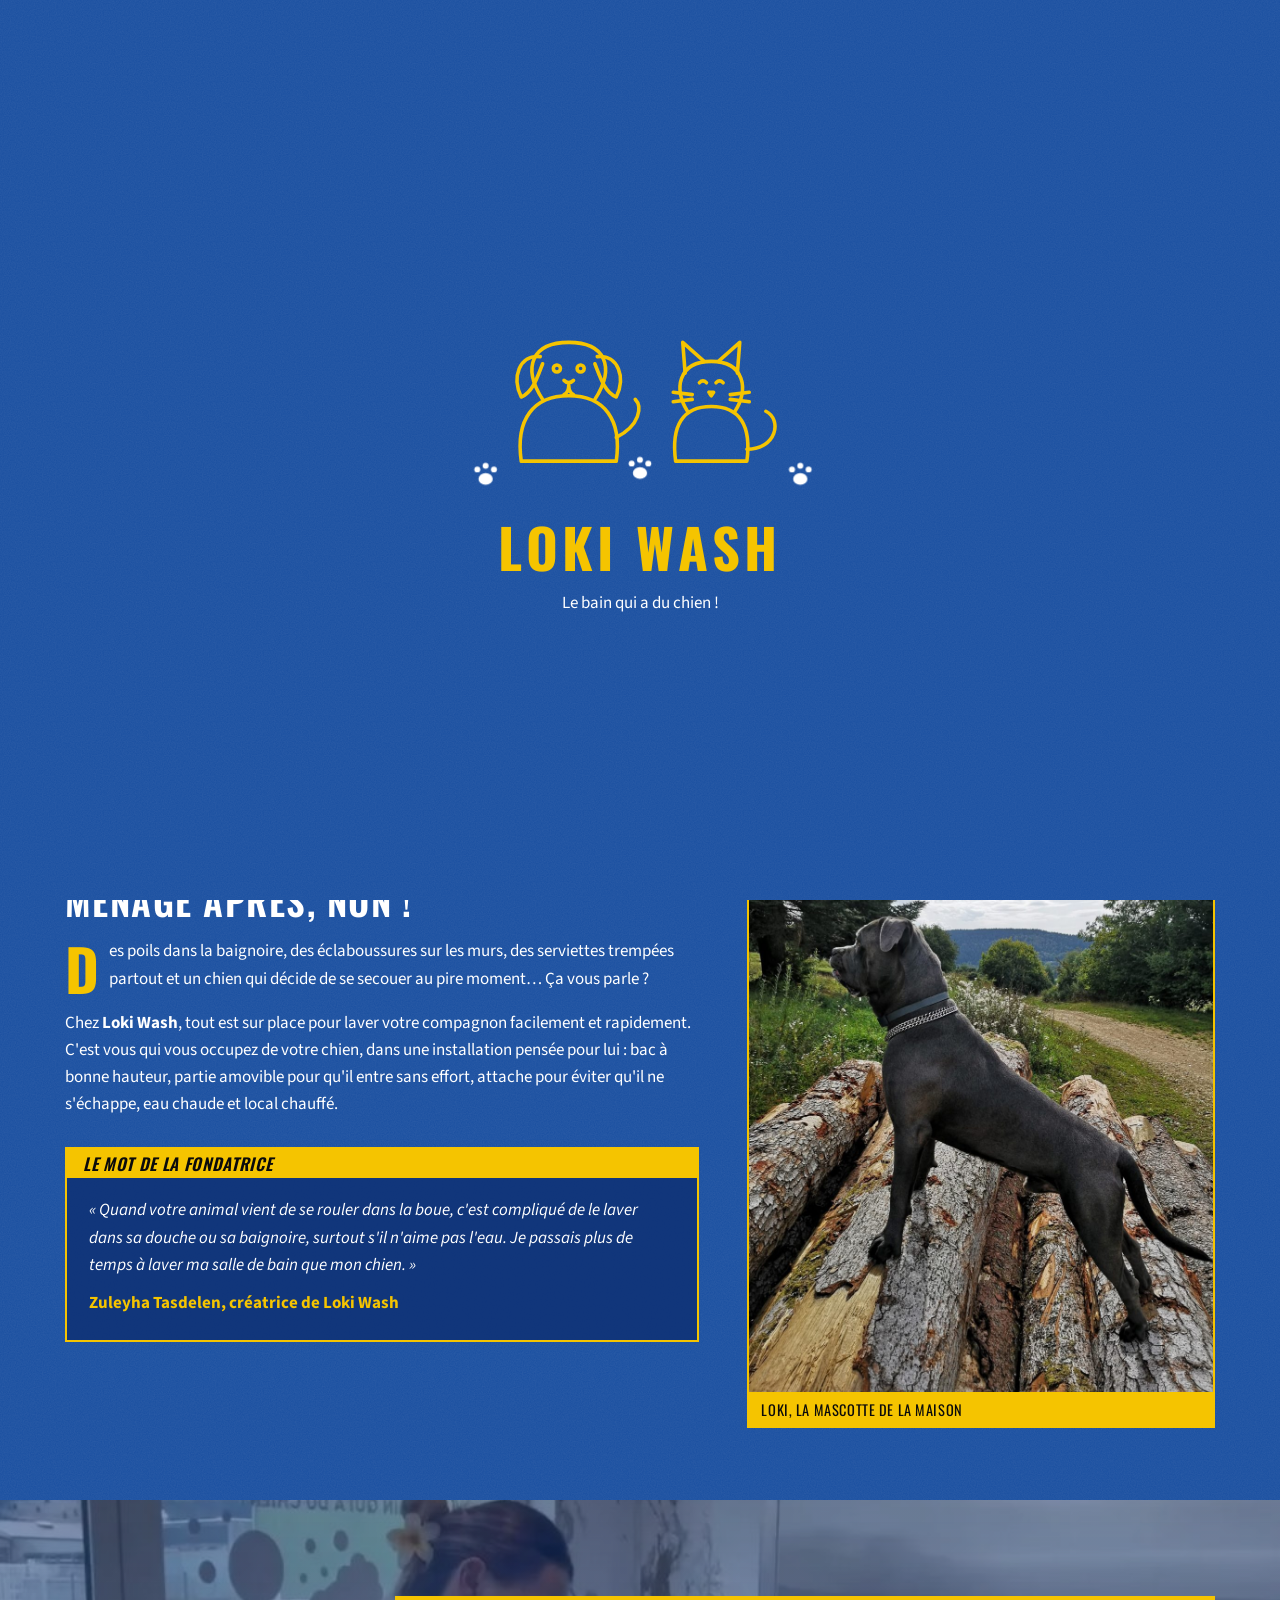
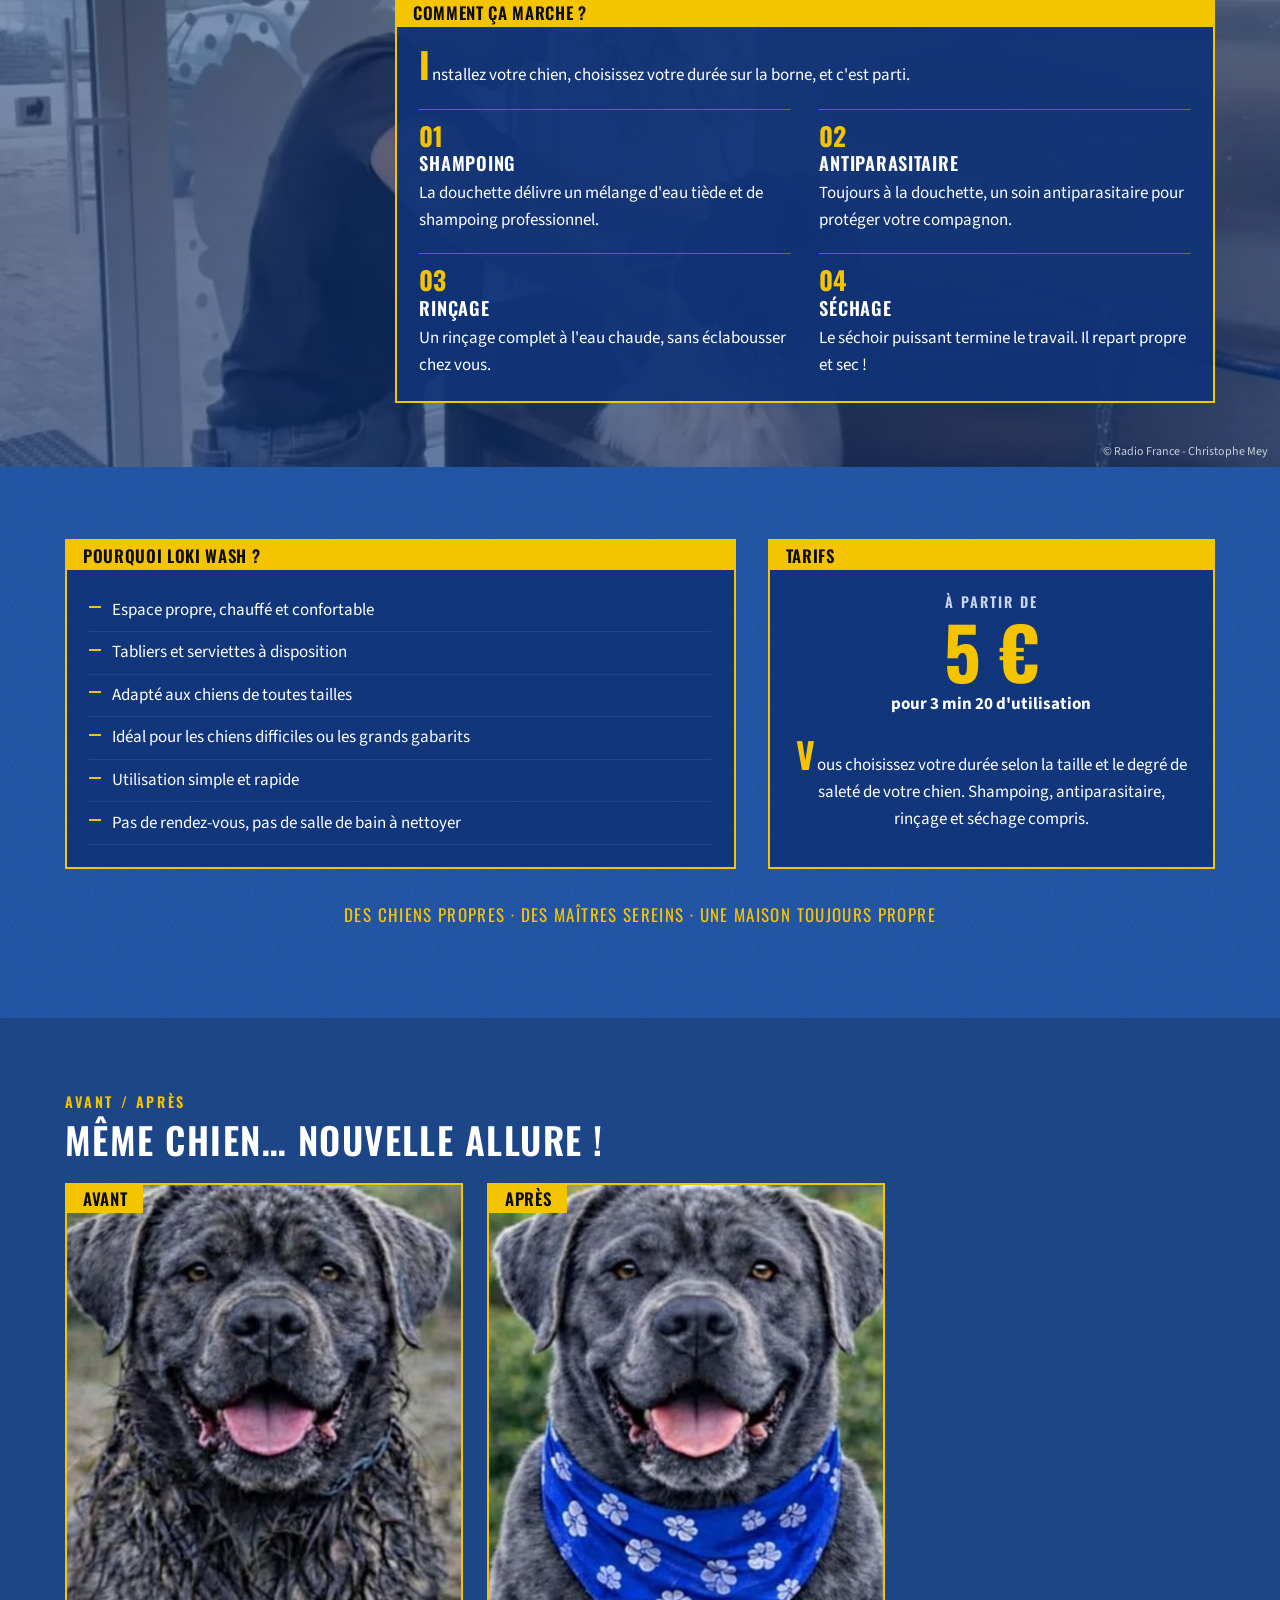
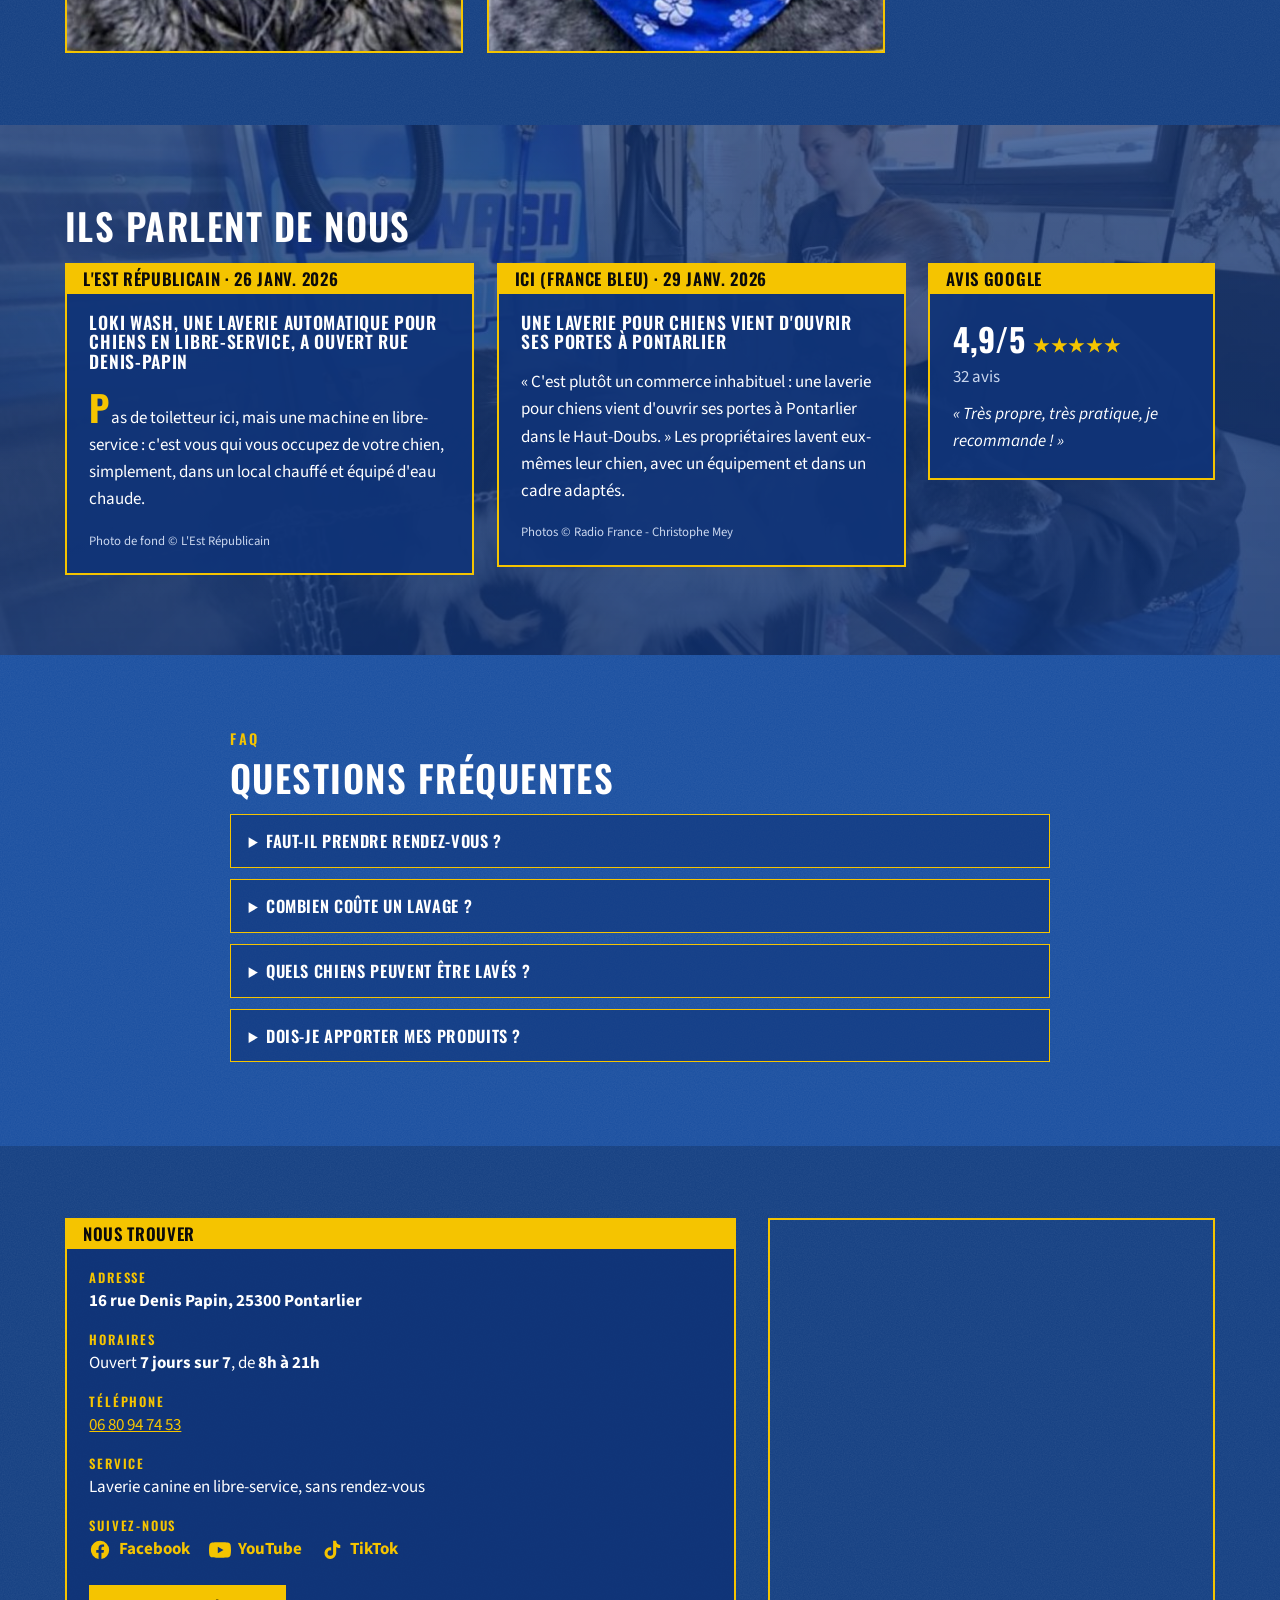
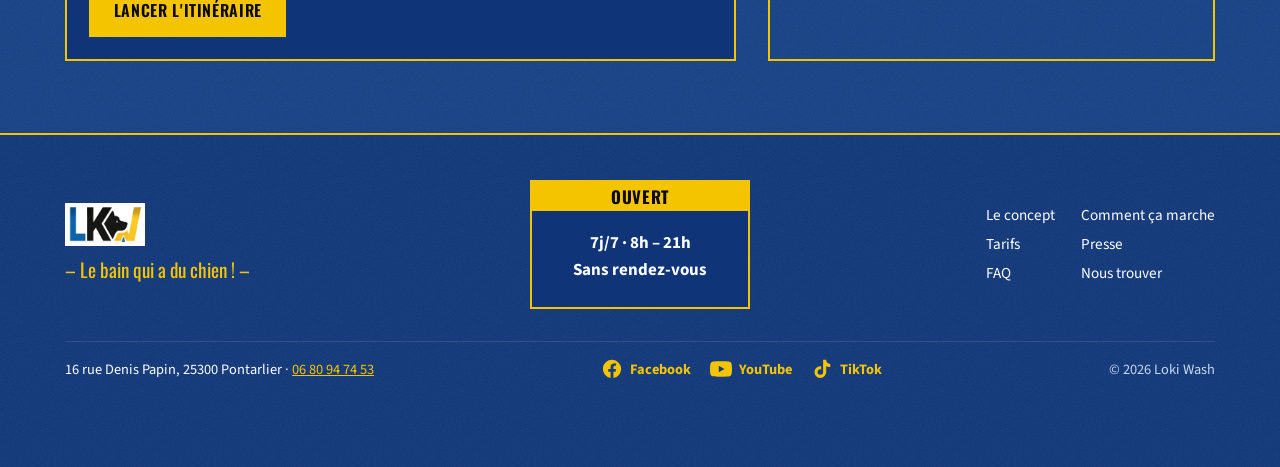
<file: index.html>
<!doctype html>
<html lang="fr">
<head>
  <meta charset="utf-8">
  <meta name="viewport" content="width=device-width, initial-scale=1">
  <title>Loki Wash | Laverie pour chiens en libre-service à Pontarlier</title>
  <meta name="description" content="Loki Wash, laverie pour chiens en libre-service à Pontarlier (Haut-Doubs). Shampoing, antiparasitaire, rinçage à l'eau chaude et séchage, sans rendez-vous, 7j/7 de 8h à 21h. Dès 5 €.">
  <meta name="theme-color" content="#1a4fa0">
  <meta property="og:type" content="website">
  <meta property="og:locale" content="fr_FR">
  <meta property="og:title" content="Loki Wash, le bain qui a du chien !">
  <meta property="og:description" content="Laverie pour chiens en libre-service à Pontarlier. Ouvert 7j/7 de 8h à 21h, sans rendez-vous.">
  <meta property="og:image" content="assets/img/og.jpg">
  <link rel="icon" type="image/png" href="assets/img/favicon.png">
  <link rel="apple-touch-icon" href="assets/img/favicon.png">
  <link rel="preconnect" href="https://fonts.googleapis.com">
  <link rel="preconnect" href="https://fonts.gstatic.com" crossorigin>
  <link href="https://fonts.googleapis.com/css2?family=Oswald:wght@500;600;700&family=Source+Sans+3:wght@400;600;700&display=swap" rel="stylesheet">
  <link rel="stylesheet" href="style.css">
  <script type="application/ld+json">
  {
    "@context": "https://schema.org",
    "@type": "LocalBusiness",
    "additionalType": "https://schema.org/PetStore",
    "name": "Loki Wash",
    "slogan": "Le bain qui a du chien !",
    "description": "Laverie pour chiens en libre-service à Pontarlier : shampoing professionnel, antiparasitaire, rinçage à l'eau chaude et séchage puissant, sans rendez-vous.",
    "image": "assets/img/og.jpg",
    "logo": "assets/img/logo-lk.png",
    "telephone": "+33680947453",
    "sameAs": ["https://www.facebook.com/profile.php?id=61585091083128", "https://www.youtube.com/@LOKIWASHLAVERIEAUTOMATIQUE", "https://www.tiktok.com/@loki.wash"],
    "priceRange": "Dès 5 €",
    "address": {
      "@type": "PostalAddress",
      "streetAddress": "16 rue Denis Papin",
      "addressLocality": "Pontarlier",
      "postalCode": "25300",
      "addressRegion": "Doubs",
      "addressCountry": "FR"
    },
    "areaServed": ["Pontarlier", "Haut-Doubs"],
    "openingHoursSpecification": [{
      "@type": "OpeningHoursSpecification",
      "dayOfWeek": ["Monday","Tuesday","Wednesday","Thursday","Friday","Saturday","Sunday"],
      "opens": "08:00",
      "closes": "21:00"
    }]
  }
  </script>
  <script type="application/ld+json">
  {
    "@context": "https://schema.org",
    "@type": "FAQPage",
    "mainEntity": [
      {"@type": "Question", "name": "Faut-il prendre rendez-vous ?", "acceptedAnswer": {"@type": "Answer", "text": "Non. Loki Wash est en libre-service, ouvert 7j/7 de 8h à 21h. Vous venez quand vous voulez."}},
      {"@type": "Question", "name": "Combien coûte un lavage ?", "acceptedAnswer": {"@type": "Answer", "text": "Vous choisissez la durée selon la taille et la saleté de votre chien, à partir de 5 € pour 3 minutes 20 d'utilisation."}},
      {"@type": "Question", "name": "Quels chiens peuvent être lavés ?", "acceptedAnswer": {"@type": "Answer", "text": "Tous les chiens, du petit au grand gabarit. Le bac est à bonne hauteur, avec une partie amovible pour faire entrer le chien et une attache pour le garder en sécurité."}},
      {"@type": "Question", "name": "Dois-je apporter mes produits ?", "acceptedAnswer": {"@type": "Answer", "text": "Non. Le shampoing et l'antiparasitaire sont délivrés par la douchette. Des tabliers et des serviettes sont à votre disposition."}}
    ]
  }
  </script>
</head>
<body>
  <div id="intro" aria-hidden="true">
    <svg class="intro-art" viewBox="0 0 320 180" fill="none" stroke-linecap="round" stroke-linejoin="round">
      <g class="bub"><circle cx="40" cy="60" r="9"/><circle cx="62" cy="38" r="6"/><circle cx="270" cy="50" r="8"/><circle cx="290" cy="80" r="5"/><circle cx="160" cy="22" r="7"/></g>
      <g class="draw dog">
        <path d="M60 150 C55 115 70 95 100 95 C130 95 145 115 140 150 Z"/>
        <path d="M78 98 C60 70 70 50 100 50 C130 50 140 70 122 98"/>
        <path d="M76 62 C58 60 52 80 60 96 C70 92 74 78 78 68"/>
        <path d="M124 62 C142 60 148 80 140 96 C130 92 126 78 122 68"/>
        <circle cx="90" cy="72" r="3"/><circle cx="110" cy="72" r="3"/>
        <path d="M96 82 Q100 86 104 82"/><path d="M100 86 Q100 92 96 94 M100 86 Q100 92 104 94"/>
        <path d="M140 130 C160 120 162 104 156 98"/>
      </g>
      <g class="draw cat">
        <path d="M190 150 C186 120 196 104 220 104 C244 104 254 120 250 150 Z"/>
        <path d="M200 108 C188 90 192 66 220 66 C248 66 252 90 240 108"/>
        <path d="M198 76 L196 50 L214 66 M242 76 L244 50 L226 66"/>
        <path d="M210 84 Q213 81 216 84 M224 84 Q227 81 230 84"/>
        <path d="M218 92 L222 92 L220 95 Z"/><path d="M204 94 L188 92 M204 98 L188 100 M236 94 L252 92 M236 98 L252 100"/>
        <path d="M250 140 C275 140 280 115 266 108"/>
      </g>
      <g class="paws"><g transform="translate(30 165)"><ellipse rx="6" ry="5"/><circle cx="-7" cy="-8" r="2.5"/><circle cx="0" cy="-11" r="2.5"/><circle cx="7" cy="-8" r="2.5"/></g><g transform="translate(160 160)"><ellipse rx="6" ry="5"/><circle cx="-7" cy="-8" r="2.5"/><circle cx="0" cy="-11" r="2.5"/><circle cx="7" cy="-8" r="2.5"/></g><g transform="translate(295 165)"><ellipse rx="6" ry="5"/><circle cx="-7" cy="-8" r="2.5"/><circle cx="0" cy="-11" r="2.5"/><circle cx="7" cy="-8" r="2.5"/></g></g>
    </svg>
    <p class="intro-title">Loki Wash</p>
    <p class="intro-sub">Le bain qui a du chien !</p>
  </div>

  <header class="nav">
    <a class="brand" href="#accueil" aria-label="Loki Wash, accueil">
      <img src="assets/img/logo-lk.png" alt="Logo Loki Wash" width="80" height="40">
      <span>Loki Wash</span>
    </a>
    <nav aria-label="Navigation principale">
      <a href="#concept">Le concept</a>
      <a href="#etapes">Comment ça marche</a>
      <a href="#tarifs">Tarifs</a>
      <a href="#galerie">Avant / Après</a>
      <a href="#presse">Presse</a>
      <a href="#infos" class="nav-cta">Nous trouver</a>
    </nav>
  </header>

  <main>
    <!-- Accueil -->
    <section id="accueil" class="hero band" style="--img:url('assets/img/presse-zuleyha.jpg')">
      <div class="wrap">
        <div class="box hero-box">
          <p class="tab">Pontarlier · Haut-Doubs</p>
          <div class="box-in">
            <h1>Laverie pour chiens en libre-service à Pontarlier</h1>
            <p class="slogan">Le bain qui a du chien !</p>
            <p class="lead dc">Lavez et séchez votre chien vous-même, dans un espace propre, chauffé et entièrement équipé. Et votre salle de bain reste tranquille.</p>
            <p class="facts">Ouvert 7j/7 · 8h – 21h <span>|</span> Sans rendez-vous <span>|</span> Dès 5 €</p>
            <div class="cta">
              <a class="btn" href="https://www.google.com/maps/dir/?api=1&amp;destination=16+rue+Denis+Papin+25300+Pontarlier" target="_blank" rel="noopener">Itinéraire</a>
              <a class="btn btn-line" href="tel:+33680947453">06 80 94 74 53</a>
            </div>
          </div>
        </div>
      </div>
      <p class="credit-band">Zuleyha Tasdelen, créatrice de Loki Wash · © Radio France - Christophe Mey</p>
    </section>

    <!-- Concept -->
    <section id="concept" class="section dark">
      <div class="wrap split">
        <div>
          <p class="eyebrow">Le concept</p>
          <h2>Le bain du chien, oui. Le grand ménage après, non !</h2>
          <p class="dc">Des poils dans la baignoire, des éclaboussures sur les murs, des serviettes trempées partout et un chien qui décide de se secouer au pire moment… Ça vous parle ?</p>
          <p>Chez <strong>Loki Wash</strong>, tout est sur place pour laver votre compagnon facilement et rapidement. C'est vous qui vous occupez de votre chien, dans une installation pensée pour lui : bac à bonne hauteur, partie amovible pour qu'il entre sans effort, attache pour éviter qu'il ne s'échappe, eau chaude et local chauffé.</p>
          <blockquote class="box quote">
            <p class="tab">Le mot de la fondatrice</p>
            <div class="box-in">
              <p>« Quand votre animal vient de se rouler dans la boue, c'est compliqué de le laver dans sa douche ou sa baignoire, surtout s'il n'aime pas l'eau. Je passais plus de temps à laver ma salle de bain que mon chien. »</p>
              <cite>Zuleyha Tasdelen, créatrice de Loki Wash</cite>
            </div>
          </blockquote>
        </div>
        <figure class="photo">
          <img src="assets/img/loki.jpg" alt="Loki, cane corso gris, debout sur des troncs d'arbres en forêt du Haut-Doubs" loading="lazy" width="1000" height="1323">
          <figcaption>Loki, la mascotte de la maison</figcaption>
        </figure>
      </div>
    </section>

    <!-- Étapes -->
    <section id="etapes" class="band band-steps" style="--img:url('assets/img/presse-ici-lavage.jpg')">
      <div class="wrap">
        <div class="box steps-box">
          <h2 class="tab">Comment ça marche ?</h2>
          <div class="box-in">
            <p class="sub dc">Installez votre chien, choisissez votre durée sur la borne, et c'est parti.</p>
            <ol class="steps">
              <li><span class="num">01</span><h3>Shampoing</h3><p>La douchette délivre un mélange d'eau tiède et de shampoing professionnel.</p></li>
              <li><span class="num">02</span><h3>Antiparasitaire</h3><p>Toujours à la douchette, un soin antiparasitaire pour protéger votre compagnon.</p></li>
              <li><span class="num">03</span><h3>Rinçage</h3><p>Un rinçage complet à l'eau chaude, sans éclabousser chez vous.</p></li>
              <li><span class="num">04</span><h3>Séchage</h3><p>Le séchoir puissant termine le travail. Il repart propre et sec !</p></li>
            </ol>
          </div>
        </div>
      </div>
      <p class="credit-band">© Radio France - Christophe Mey</p>
    </section>

    <!-- Atouts + Tarifs -->
    <section id="tarifs" class="section dark">
      <div class="wrap duo">
        <div class="box">
          <h2 class="tab">Pourquoi Loki Wash ?</h2>
          <div class="box-in">
            <ul class="perks">
              <li>Espace propre, chauffé et confortable</li>
              <li>Tabliers et serviettes à disposition</li>
              <li>Adapté aux chiens de toutes tailles</li>
              <li>Idéal pour les chiens difficiles ou les grands gabarits</li>
              <li>Utilisation simple et rapide</li>
              <li>Pas de rendez-vous, pas de salle de bain à nettoyer</li>
            </ul>
          </div>
        </div>
        <div class="box price-box">
          <h2 class="tab">Tarifs</h2>
          <div class="box-in">
            <p class="price-from">à partir de</p>
            <p class="price">5 €</p>
            <p class="price-detail">pour 3 min 20 d'utilisation</p>
            <p class="dc">Vous choisissez votre durée selon la taille et le degré de saleté de votre chien. Shampoing, antiparasitaire, rinçage et séchage compris.</p>
          </div>
        </div>
      </div>
      <p class="wrap motto">Des chiens propres · Des maîtres sereins · Une maison toujours propre</p>
    </section>

    <!-- Avant / Après -->
    <section id="galerie" class="section darker">
      <div class="wrap">
        <p class="eyebrow">Avant / Après</p>
        <h2>Même chien… nouvelle allure !</h2>
        <div class="ba">
          <figure><img src="assets/img/avant.jpg" alt="Avant : cane corso gris couvert de boue" loading="lazy" width="454" height="538"><figcaption class="tab">Avant</figcaption></figure>
          <figure><img src="assets/img/apres.jpg" alt="Après : le même cane corso propre et sec, avec un bandana bleu" loading="lazy" width="454" height="538"><figcaption class="tab">Après</figcaption></figure>
        </div>
      </div>
    </section>

    <!-- Presse -->
    <section id="presse" class="band band-press" style="--img:url('assets/img/presse-est-republicain.jpg')">
      <div class="wrap">
        <h2 class="band-title">Ils parlent de nous</h2>
        <div class="articles">
          <article class="box">
            <p class="tab">L'Est Républicain · <time datetime="2026-01-26">26 janv. 2026</time></p>
            <div class="box-in">
              <h3>Loki Wash, une laverie automatique pour chiens en libre-service, a ouvert rue Denis-Papin</h3>
              <p class="dc">Pas de toiletteur ici, mais une machine en libre-service : c'est vous qui vous occupez de votre chien, simplement, dans un local chauffé et équipé d'eau chaude.</p>
              <p class="credit">Photo de fond © L'Est Républicain</p>
            </div>
          </article>
          <article class="box">
            <p class="tab">ici (France Bleu) · <time datetime="2026-01-29">29 janv. 2026</time></p>
            <div class="box-in">
              <h3>Une laverie pour chiens vient d'ouvrir ses portes à Pontarlier</h3>
              <p class="dc">« C'est plutôt un commerce inhabituel : une laverie pour chiens vient d'ouvrir ses portes à Pontarlier dans le Haut-Doubs. » Les propriétaires lavent eux-mêmes leur chien, avec un équipement et dans un cadre adaptés.</p>
              <p class="credit">Photos © Radio France - Christophe Mey</p>
            </div>
          </article>
          <div class="box rating">
            <p class="tab">Avis Google</p>
            <div class="box-in">
              <p class="score">4,9/5 <span class="stars" aria-hidden="true">★★★★★</span></p>
              <p class="muted">32 avis</p>
              <p class="review">« Très propre, très pratique, je recommande ! »</p>
            </div>
          </div>
        </div>
      </div>
    </section>

    <!-- FAQ -->
    <section id="faq" class="section dark">
      <div class="wrap narrow">
        <p class="eyebrow">FAQ</p>
        <h2>Questions fréquentes</h2>
        <div class="faq">
          <details><summary>Faut-il prendre rendez-vous ?</summary><p class="dc">Non. Loki Wash est en libre-service, ouvert 7j/7 de 8h à 21h. Vous venez quand vous voulez.</p></details>
          <details><summary>Combien coûte un lavage ?</summary><p class="dc">Vous choisissez la durée selon la taille et la saleté de votre chien, à partir de 5 € pour 3 minutes 20 d'utilisation.</p></details>
          <details><summary>Quels chiens peuvent être lavés ?</summary><p class="dc">Tous les chiens, du petit au grand gabarit. Le bac est à bonne hauteur, avec une partie amovible pour faire entrer le chien et une attache pour le garder en sécurité.</p></details>
          <details><summary>Dois-je apporter mes produits ?</summary><p class="dc">Non. Le shampoing et l'antiparasitaire sont délivrés par la douchette. Des tabliers et des serviettes sont à votre disposition.</p></details>
        </div>
      </div>
    </section>

    <!-- Infos pratiques -->
    <section id="infos" class="section darker">
      <div class="wrap duo">
        <div class="box info">
          <h2 class="tab">Nous trouver</h2>
          <div class="box-in">
            <p><span class="lbl">Adresse</span><strong>16 rue Denis Papin, 25300 Pontarlier</strong></p>
            <p><span class="lbl">Horaires</span>Ouvert <strong>7 jours sur 7</strong>, de <strong>8h à 21h</strong></p>
            <p><span class="lbl">Téléphone</span><a href="tel:+33680947453">06 80 94 74 53</a></p>
            <p><span class="lbl">Service</span>Laverie canine en libre-service, sans rendez-vous</p>
            <p><span class="lbl">Suivez-nous</span><a class="fb" href="https://www.facebook.com/profile.php?id=61585091083128" target="_blank" rel="noopener" aria-label="Loki Wash sur Facebook"><svg viewBox="0 0 24 24" width="22" height="22" aria-hidden="true"><path fill="currentColor" d="M22 12a10 10 0 1 0-11.56 9.88v-6.99H7.9V12h2.54V9.8c0-2.5 1.49-3.89 3.78-3.89 1.09 0 2.24.2 2.24.2v2.46h-1.26c-1.24 0-1.63.77-1.63 1.56V12h2.78l-.44 2.89h-2.34v6.99A10 10 0 0 0 22 12Z"/></svg><span>Facebook</span></a> <a class="fb" href="https://www.youtube.com/@LOKIWASHLAVERIEAUTOMATIQUE" target="_blank" rel="noopener" aria-label="Loki Wash sur YouTube"><svg viewBox="0 0 24 24" width="22" height="22" aria-hidden="true"><path fill="currentColor" d="M23.5 6.2a3 3 0 0 0-2.1-2.1C19.5 3.6 12 3.6 12 3.6s-7.5 0-9.4.5A3 3 0 0 0 .5 6.2 31 31 0 0 0 0 12a31 31 0 0 0 .5 5.8 3 3 0 0 0 2.1 2.1c1.9.5 9.4.5 9.4.5s7.5 0 9.4-.5a3 3 0 0 0 2.1-2.1A31 31 0 0 0 24 12a31 31 0 0 0-.5-5.8ZM9.6 15.6V8.4l6.2 3.6-6.2 3.6Z"/></svg><span>YouTube</span></a> <a class="fb" href="https://www.tiktok.com/@loki.wash" target="_blank" rel="noopener" aria-label="Loki Wash sur TikTok"><svg viewBox="0 0 24 24" width="22" height="22" aria-hidden="true"><path fill="currentColor" d="M16.6 2h-3.4v13.4a3 3 0 1 1-2.1-2.9V9a6.4 6.4 0 1 0 5.5 6.4V8.6a8 8 0 0 0 4.4 1.3V6.5a4.5 4.5 0 0 1-4.4-4.5Z"/></svg><span>TikTok</span></a></p>
            <a class="btn" href="https://www.google.com/maps/dir/?api=1&amp;destination=16+rue+Denis+Papin+25300+Pontarlier" target="_blank" rel="noopener">Lancer l'itinéraire</a>
          </div>
        </div>
        <div class="map">
          <iframe title="Plan d'accès Loki Wash, 16 rue Denis Papin, Pontarlier" src="https://maps.google.com/maps?q=16%20rue%20Denis%20Papin%2C%2025300%20Pontarlier&amp;z=15&amp;output=embed" loading="lazy" referrerpolicy="no-referrer-when-downgrade"></iframe>
        </div>
      </div>
    </section>
  </main>

  <footer>
    <div class="wrap foot">
      <div class="foot-brand">
        <img src="assets/img/logo-lk.png" alt="" width="80" height="40">
        <p class="slogan-foot">– Le bain qui a du chien ! –</p>
      </div>
      <div class="box foot-hours">
        <p class="tab">Ouvert</p>
        <div class="box-in"><p>7j/7 · 8h – 21h<br>Sans rendez-vous</p></div>
      </div>
      <nav class="foot-links" aria-label="Liens de pied de page">
        <a href="#concept">Le concept</a><a href="#etapes">Comment ça marche</a><a href="#tarifs">Tarifs</a>
        <a href="#presse">Presse</a><a href="#faq">FAQ</a><a href="#infos">Nous trouver</a>
      </nav>
    </div>
    <div class="wrap foot-bottom">
      <p>16 rue Denis Papin, 25300 Pontarlier · <a href="tel:+33680947453">06 80 94 74 53</a></p>
      <p><a class="fb" href="https://www.facebook.com/profile.php?id=61585091083128" target="_blank" rel="noopener" aria-label="Loki Wash sur Facebook"><svg viewBox="0 0 24 24" width="22" height="22" aria-hidden="true"><path fill="currentColor" d="M22 12a10 10 0 1 0-11.56 9.88v-6.99H7.9V12h2.54V9.8c0-2.5 1.49-3.89 3.78-3.89 1.09 0 2.24.2 2.24.2v2.46h-1.26c-1.24 0-1.63.77-1.63 1.56V12h2.78l-.44 2.89h-2.34v6.99A10 10 0 0 0 22 12Z"/></svg><span>Facebook</span></a> <a class="fb" href="https://www.youtube.com/@LOKIWASHLAVERIEAUTOMATIQUE" target="_blank" rel="noopener" aria-label="Loki Wash sur YouTube"><svg viewBox="0 0 24 24" width="22" height="22" aria-hidden="true"><path fill="currentColor" d="M23.5 6.2a3 3 0 0 0-2.1-2.1C19.5 3.6 12 3.6 12 3.6s-7.5 0-9.4.5A3 3 0 0 0 .5 6.2 31 31 0 0 0 0 12a31 31 0 0 0 .5 5.8 3 3 0 0 0 2.1 2.1c1.9.5 9.4.5 9.4.5s7.5 0 9.4-.5a3 3 0 0 0 2.1-2.1A31 31 0 0 0 24 12a31 31 0 0 0-.5-5.8ZM9.6 15.6V8.4l6.2 3.6-6.2 3.6Z"/></svg><span>YouTube</span></a> <a class="fb" href="https://www.tiktok.com/@loki.wash" target="_blank" rel="noopener" aria-label="Loki Wash sur TikTok"><svg viewBox="0 0 24 24" width="22" height="22" aria-hidden="true"><path fill="currentColor" d="M16.6 2h-3.4v13.4a3 3 0 1 1-2.1-2.9V9a6.4 6.4 0 1 0 5.5 6.4V8.6a8 8 0 0 0 4.4 1.3V6.5a4.5 4.5 0 0 1-4.4-4.5Z"/></svg><span>TikTok</span></a></p>
      <p class="muted">© <span id="y">2026</span> Loki Wash</p>
    </div>
  </footer>

  <a class="call-fab" href="tel:+33680947453" aria-label="Appeler Loki Wash">Appeler</a>

  <script>
    (function(){var el=document.getElementById('intro');var rm=matchMedia('(prefers-reduced-motion: reduce)').matches;
    function hide(){el.classList.add('out');setTimeout(function(){el.remove();},600);}
    setTimeout(hide, rm?300:2600);el.addEventListener('click',hide);})();
    document.getElementById('y').textContent = new Date().getFullYear();
  </script>
</body>
</html>
</file>
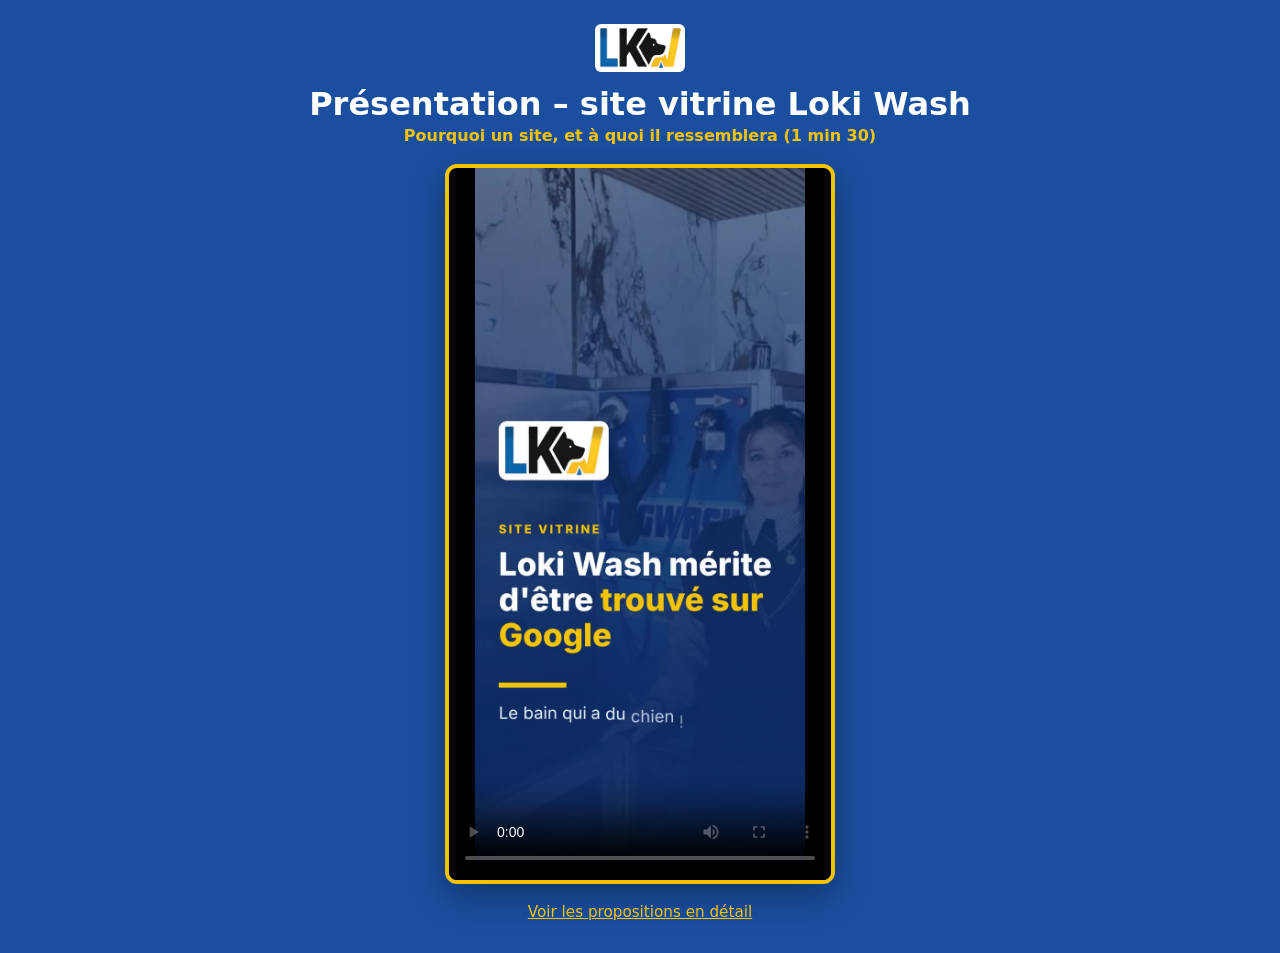
<file: presentation/index.html>
<!doctype html>
<html lang="fr">
<head>
<meta charset="utf-8">
<meta name="viewport" content="width=device-width, initial-scale=1">
<meta name="robots" content="noindex">
<title>Présentation – site vitrine Loki Wash</title>
<link rel="icon" type="image/png" href="../assets/img/favicon.png">
<style>
*{box-sizing:border-box}body{margin:0;min-height:100vh;background:#1a4fa0;color:#fff;font-family:system-ui,-apple-system,"Segoe UI",sans-serif;display:flex;flex-direction:column;align-items:center;padding:24px 16px 32px;text-align:center}
img.logo{width:90px;background:#fff;padding:4px;border-radius:6px}
h1{font-size:clamp(1.4rem,4vw,2rem);margin:.8rem 0 .2rem}p{margin:0 0 1.2rem;color:#f5c400;font-weight:700}
video{width:min(390px,100%);height:auto;aspect-ratio:390/844;max-height:80vh;background:#000;border:4px solid #f5c400;border-radius:12px;box-shadow:0 12px 36px rgba(0,0,0,.35)}
a{color:#f5c400}.links{margin-top:1.2rem;font-size:.95rem}
</style>
</head>
<body>
<img class="logo" src="../assets/img/logo-lk.png" alt="Logo Loki Wash">
<h1>Présentation – site vitrine Loki Wash</h1>
<p>Pourquoi un site, et à quoi il ressemblera (1 min 30)</p>
<video src="presentation.mp4?v=2" poster="poster.jpg" controls playsinline preload="metadata"></video>
<div class="links"><a href="../propositions/">Voir les propositions en détail</a></div>
</body>
</html>
</file>
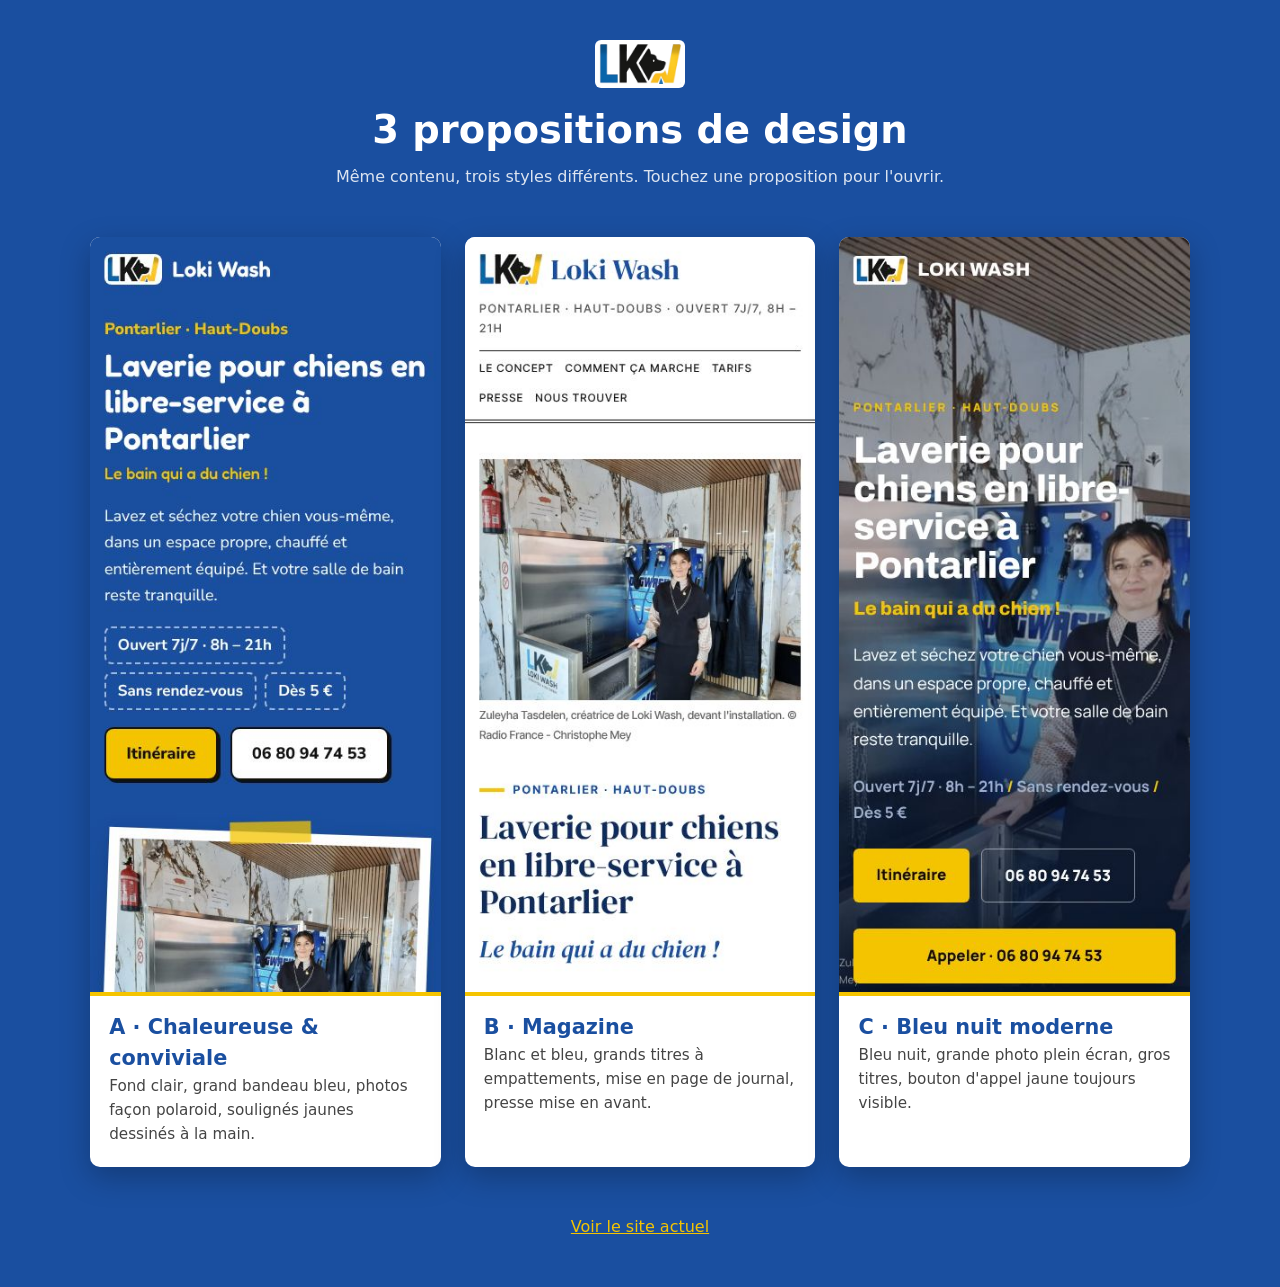
<file: propositions/index.html>
<!doctype html>
<html lang="fr">
<head>
<meta charset="utf-8">
<meta name="viewport" content="width=device-width, initial-scale=1">
<meta name="robots" content="noindex">
<title>Loki Wash | 3 propositions de design</title>
<link rel="icon" type="image/png" href="../assets/img/favicon.png">
<style>
*{box-sizing:border-box}body{margin:0;font-family:system-ui,-apple-system,"Segoe UI",sans-serif;background:#1a4fa0;color:#fff;line-height:1.5}
header{text-align:center;padding:2.5rem 16px 1rem}header img{width:90px;margin:0 auto .8rem;background:#fff;padding:4px;border-radius:6px;display:block}
h1{margin:0;font-size:clamp(1.6rem,4vw,2.4rem)}header p{margin:.4rem 0 0;opacity:.85}
.grid{display:grid;grid-template-columns:repeat(3,1fr);gap:1.5rem;width:min(1100px,100% - 32px);margin:2rem auto 3rem}
a.card{display:block;background:#fff;color:#111;text-decoration:none;border-radius:10px;overflow:hidden;box-shadow:0 10px 30px rgba(0,0,0,.25);transition:transform .15s}
a.card:hover{transform:translateY(-4px)}
.card img{width:100%;aspect-ratio:390/844;object-fit:cover;object-position:top;display:block;border-bottom:4px solid #f5c400}
.card div{padding:1rem 1.2rem 1.3rem}.card b{display:block;font-size:1.3rem;color:#1a4fa0}.card span{font-size:.95rem;color:#444}
.back{text-align:center;padding-bottom:2rem}.back a{color:#f5c400}
@media(max-width:800px){.grid{grid-template-columns:1fr;max-width:420px}}
</style>
</head>
<body>
<header><img src="../assets/img/logo-lk.png" alt="Logo Loki Wash"><h1>3 propositions de design</h1><p>Même contenu, trois styles différents. Touchez une proposition pour l'ouvrir.</p></header>
<main class="grid">
<a class="card" href="a/"><img src="apercu-a.jpg" alt="Aperçu mobile de la proposition A"><div><b>A · Chaleureuse &amp; conviviale</b><span>Fond clair, grand bandeau bleu, photos façon polaroid, soulignés jaunes dessinés à la main.</span></div></a>
<a class="card" href="b/"><img src="apercu-b.jpg" alt="Aperçu mobile de la proposition B"><div><b>B · Magazine</b><span>Blanc et bleu, grands titres à empattements, mise en page de journal, presse mise en avant.</span></div></a>
<a class="card" href="c/"><img src="apercu-c.jpg" alt="Aperçu mobile de la proposition C"><div><b>C · Bleu nuit moderne</b><span>Bleu nuit, grande photo plein écran, gros titres, bouton d'appel jaune toujours visible.</span></div></a>
</main>
<p class="back"><a href="../">Voir le site actuel</a></p>
</body>
</html>
</file>
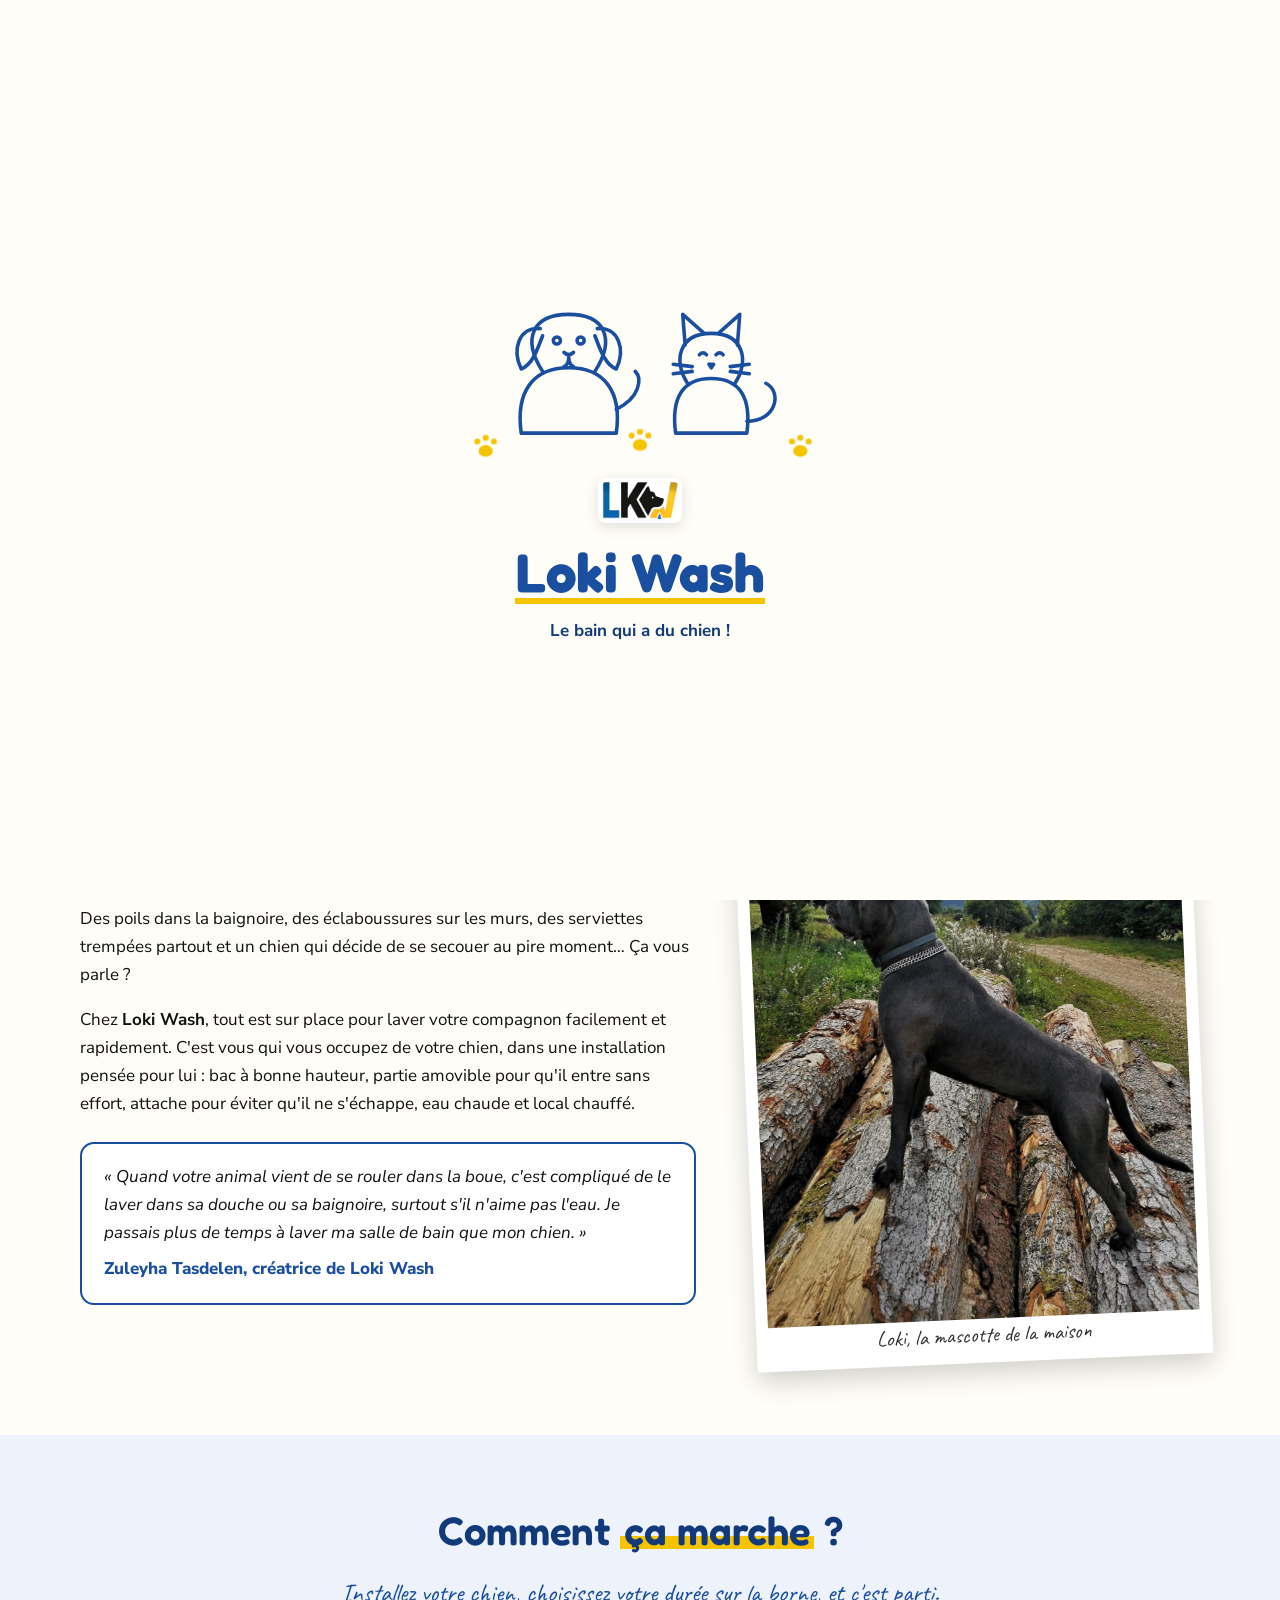
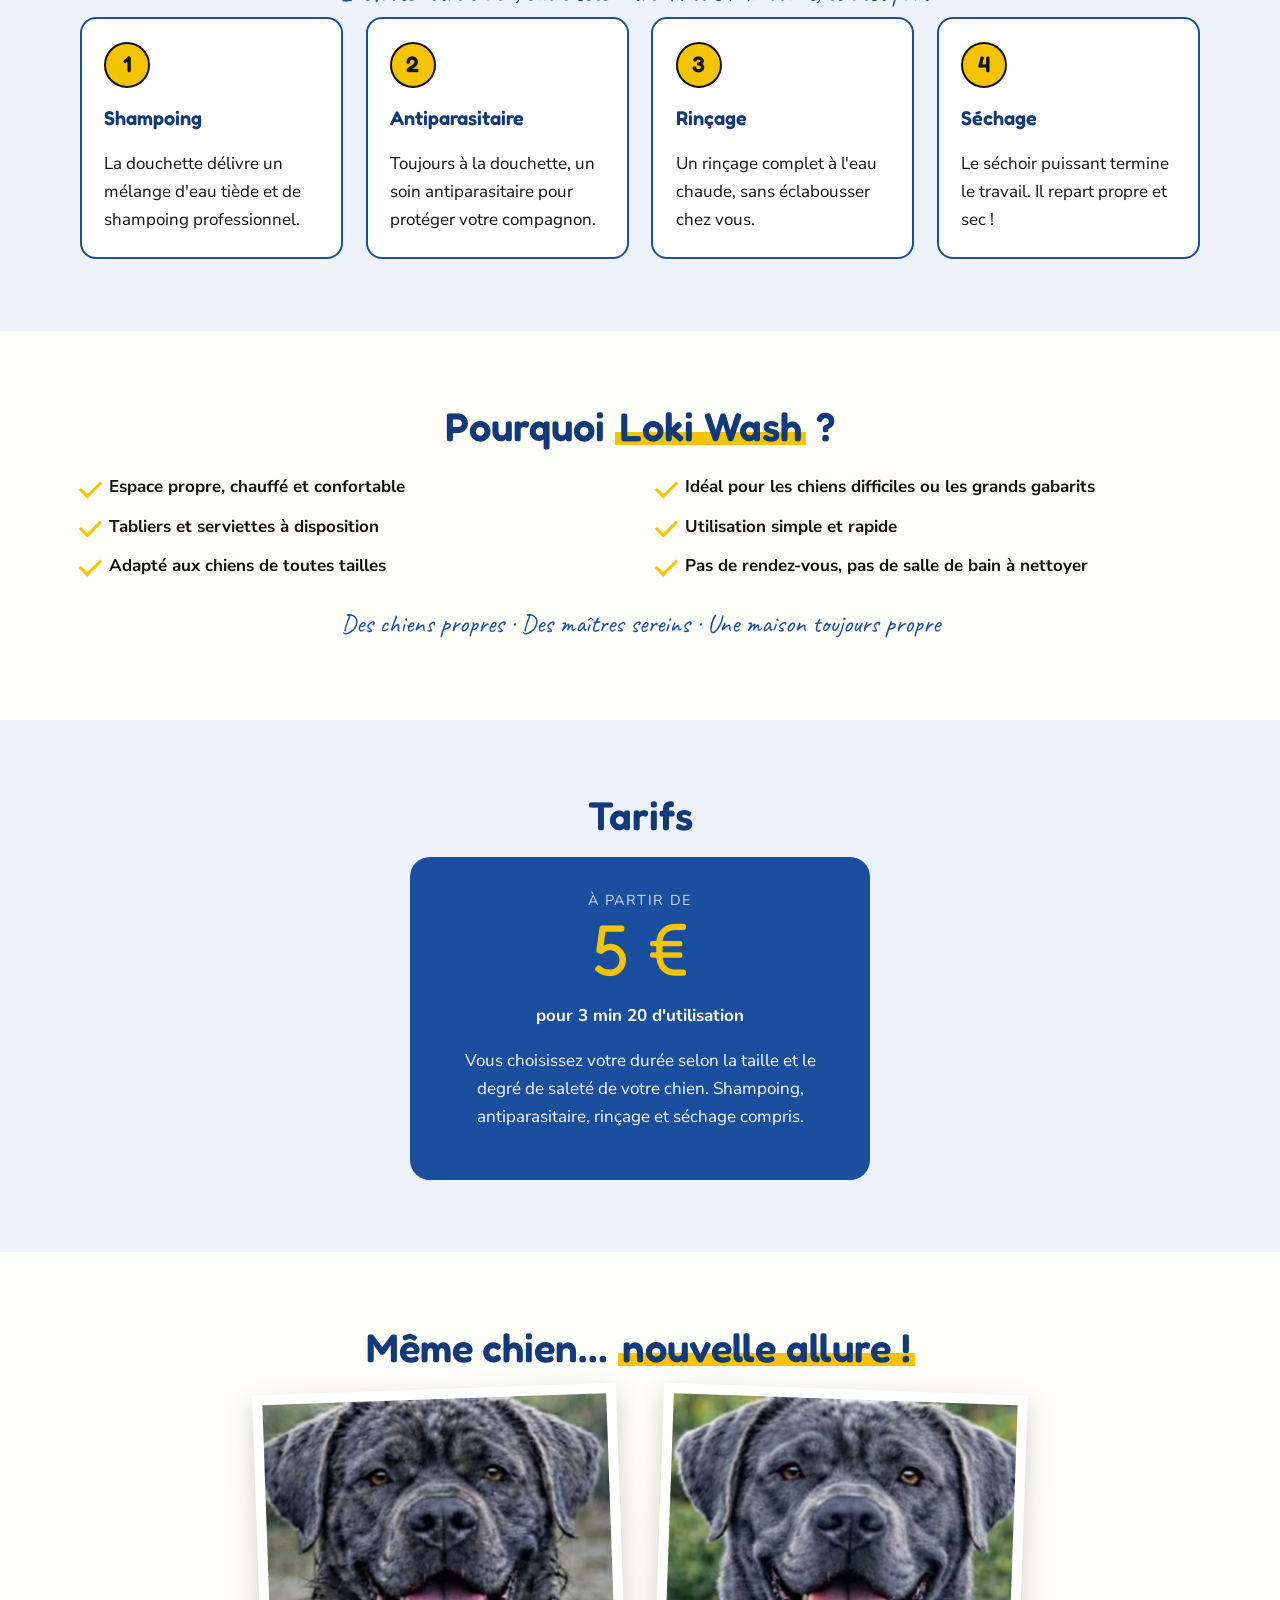
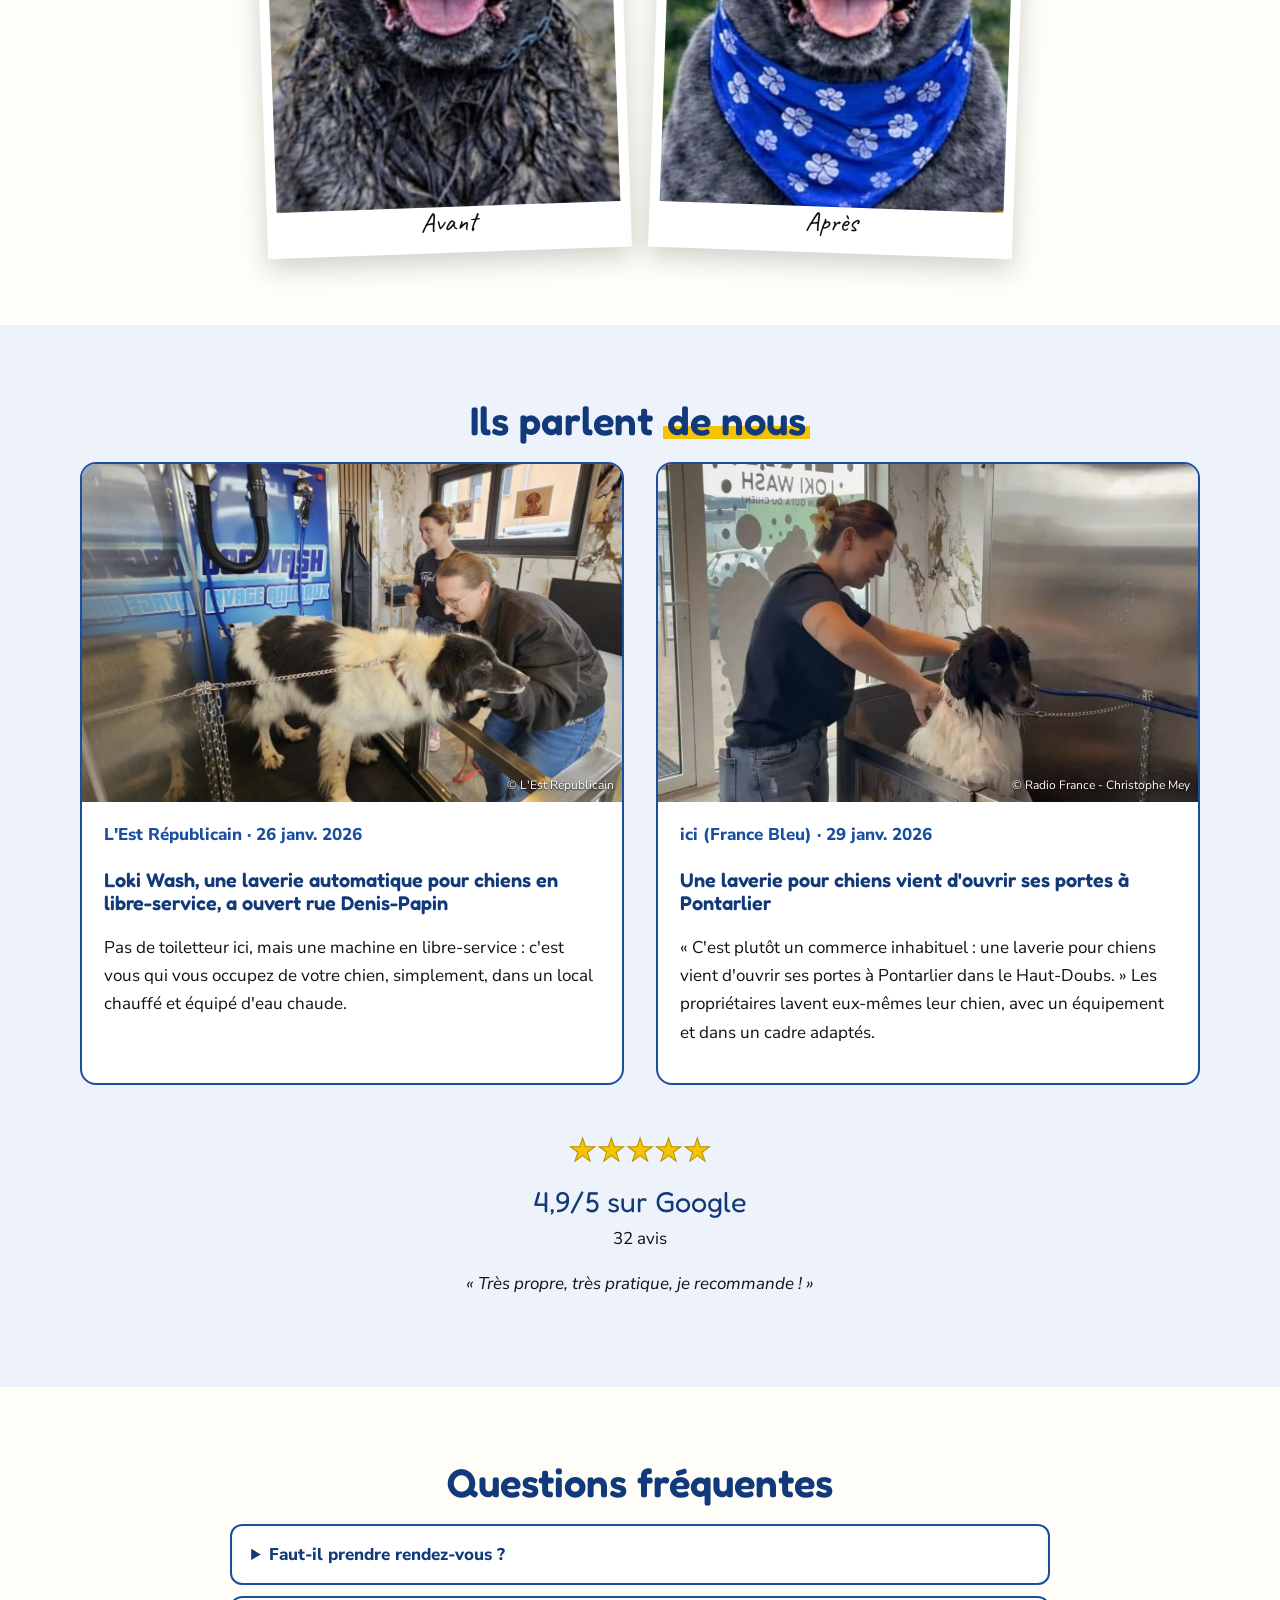
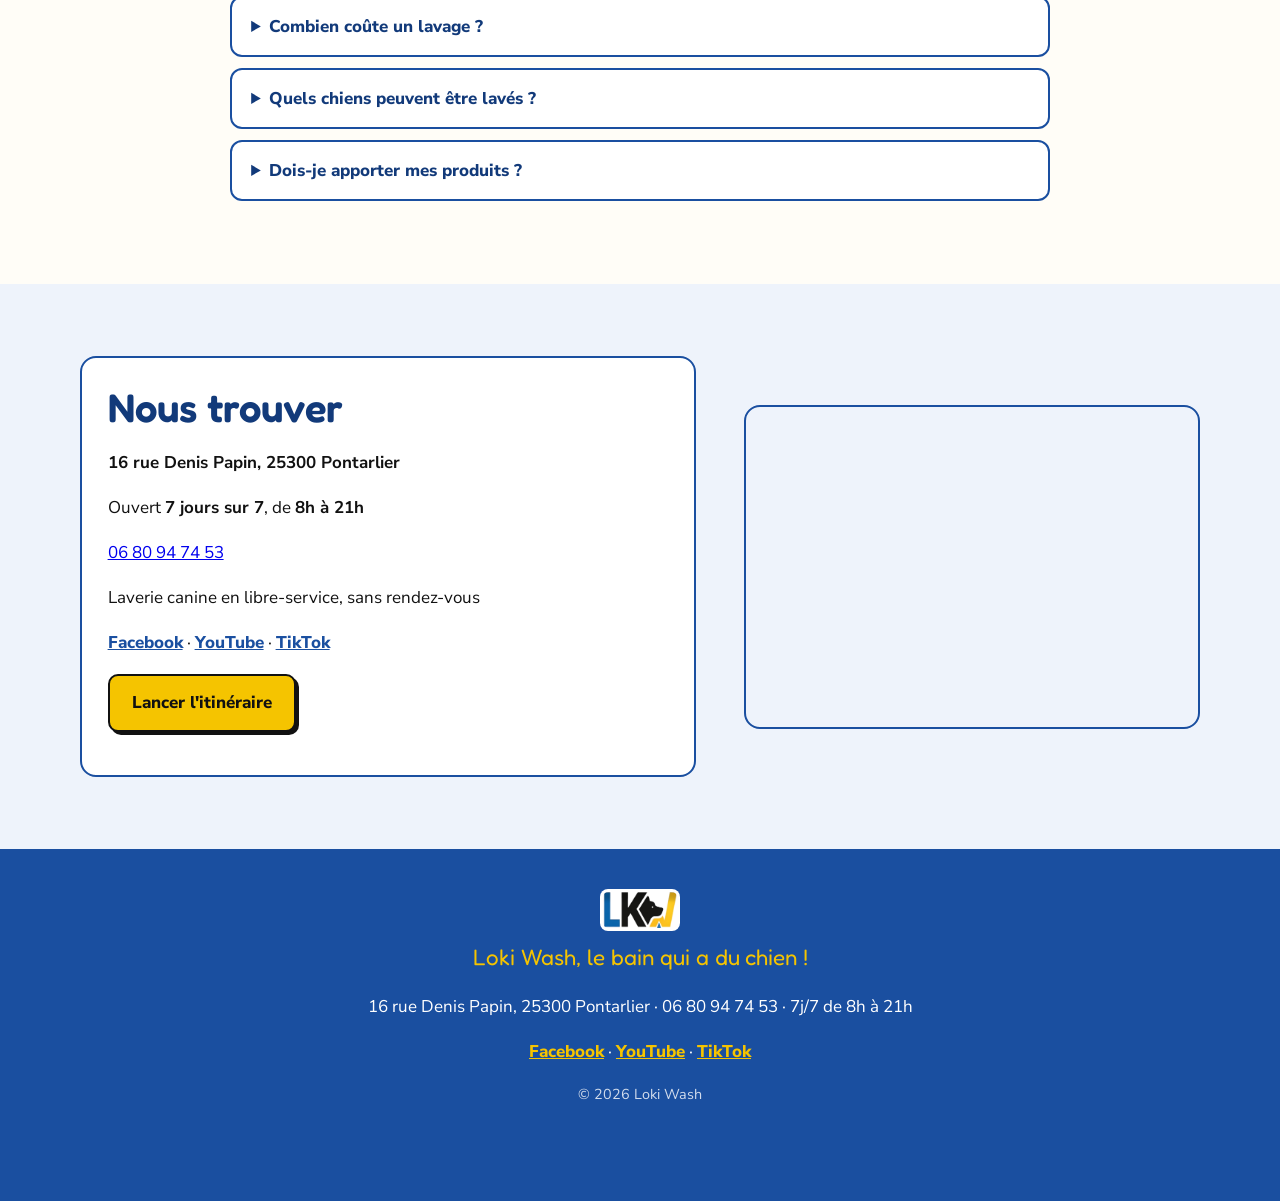
<file: propositions/a/index.html>
<!doctype html>
<html lang="fr">
<head>
<meta charset="utf-8">
<meta name="viewport" content="width=device-width, initial-scale=1">
<meta name="robots" content="noindex">
<title>Loki Wash | Proposition A – Chaleureuse &amp; conviviale</title>
<meta name="description" content="Loki Wash, laverie pour chiens en libre-service à Pontarlier. Ouvert 7j/7 de 8h à 21h, sans rendez-vous, dès 5 €.">
<link rel="icon" type="image/png" href="../../assets/img/favicon.png">
<link rel="preconnect" href="https://fonts.googleapis.com"><link rel="preconnect" href="https://fonts.gstatic.com" crossorigin>
<link href="https://fonts.googleapis.com/css2?family=Fredoka:wght@500;600&family=Nunito+Sans:wght@400;700;800&family=Caveat:wght@600&display=swap" rel="stylesheet">
<style>*{box-sizing:border-box}html{scroll-behavior:smooth}body{margin:0}img{max-width:100%;height:auto;display:block}.map iframe{width:100%;height:100%;min-height:320px;border:0;display:block}details summary{cursor:pointer}.wrap{width:min(1120px,100% - 32px);margin-inline:auto}
:root{--blue:#1a4fa0;--blue2:#123a7a;--yel:#f5c400;--ink:#111;--paper:#fffdf7}
body{font-family:"Nunito Sans",system-ui,sans-serif;color:var(--ink);background:var(--paper);line-height:1.65;font-size:17px}
h1,h2,h3{font-family:"Fredoka",sans-serif;font-weight:600;color:var(--blue2);line-height:1.15}
h2{font-size:clamp(1.8rem,4vw,2.5rem);margin:0 0 1.2rem}
.hl{background:linear-gradient(transparent 62%,var(--yel) 62%,var(--yel) 90%,transparent 90%);padding:0 .1em}
header.top{background:var(--blue);color:#fff;padding:1rem 0 0}
.bar{display:flex;justify-content:space-between;align-items:center;gap:1rem;flex-wrap:wrap}
.brand{display:flex;align-items:center;gap:.7rem;color:#fff;text-decoration:none;font-family:"Fredoka";font-size:1.5rem;font-weight:600}
.brand img{width:64px;background:#fff;border-radius:8px;padding:3px}
.links{display:flex;gap:1.2rem;flex-wrap:wrap}.links a{color:#fff;text-decoration:none;font-weight:700}.links a:hover{color:var(--yel)}
.hero{display:grid;grid-template-columns:1.1fr .9fr;gap:2.5rem;align-items:center;padding:3rem 0 4rem}
.hero h1{color:#fff;font-size:clamp(2.2rem,5vw,3.5rem);margin:.3rem 0}
.hero .kick{color:var(--yel);font-weight:800;margin:0}
.slogan{font-family:"Fredoka";font-size:1.6rem;color:var(--yel);margin:0 0 1rem}
.hero p{font-size:1.12rem}
.facts{display:flex;gap:.6rem;flex-wrap:wrap;margin:1.2rem 0}.facts span{border:2px dashed rgba(255,255,255,.6);padding:.3rem .8rem;border-radius:8px;font-weight:700}
.btn{display:inline-block;background:var(--yel);color:var(--ink);font-weight:800;text-decoration:none;padding:.8rem 1.4rem;border-radius:10px;border:2px solid var(--ink);box-shadow:3px 3px 0 var(--ink)}
.btn:hover{transform:translate(1px,1px);box-shadow:2px 2px 0 var(--ink)}
.btn.alt{background:#fff}
.polaroid{background:#fff;padding:12px 12px 44px;box-shadow:0 10px 26px rgba(0,0,0,.18);transform:rotate(2deg);position:relative;margin:0}
.polaroid figcaption{position:absolute;bottom:10px;left:0;right:0;text-align:center;font-family:"Caveat",cursive;font-size:1.35rem;color:#333}
.polaroid.l{transform:rotate(-2.5deg)}
.tape{position:absolute;top:-12px;left:50%;width:90px;height:24px;margin-left:-45px;background:rgba(245,196,0,.75);transform:rotate(-3deg)}
section{padding:4.5rem 0}
.alt-bg{background:#eef3fb}
.grid2{display:grid;grid-template-columns:1.15fr .85fr;gap:3rem;align-items:center}
.note{font-family:"Caveat",cursive;font-size:1.6rem;color:var(--blue);margin:.2rem 0}
blockquote{margin:1.5rem 0 0;padding:1.2rem 1.4rem;background:#fff;border:2px solid var(--blue);border-radius:14px;font-style:italic}
blockquote cite{display:block;margin-top:.5rem;font-style:normal;font-weight:800;color:var(--blue)}
.steps{list-style:none;padding:0;margin:0;display:grid;grid-template-columns:repeat(4,1fr);gap:1.4rem}
.steps li{background:#fff;border:2px solid var(--blue);border-radius:16px;padding:1.4rem}
.num{display:inline-grid;place-items:center;width:46px;height:46px;border-radius:50%;background:var(--yel);border:2px solid var(--ink);font-family:"Fredoka";font-weight:600;font-size:1.4rem}
.steps p{margin:0}
.perks{columns:2;gap:2rem;padding:0;list-style:none}.perks li{break-inside:avoid;padding:.35rem 0 .35rem 1.8rem;position:relative;font-weight:700}
.perks li::before{content:"";position:absolute;left:0;top:.8rem;width:1.1rem;height:.55rem;border-left:3px solid var(--yel);border-bottom:3px solid var(--yel);transform:rotate(-45deg)}
.pricebox{background:var(--blue);color:#fff;border-radius:20px;padding:2rem;text-align:center;max-width:460px;margin:0 auto;position:relative}
.price{font-family:"Fredoka";font-size:4.5rem;color:var(--yel);margin:0;line-height:1}
.pricebox .small{text-transform:uppercase;letter-spacing:.1em;margin:0}
.ba{display:grid;grid-template-columns:1fr 1fr;gap:2rem;max-width:760px;margin:0 auto}
.ba figure{background:#fff;padding:10px 10px 46px;box-shadow:0 10px 26px rgba(0,0,0,.18);margin:0;position:relative;transform:rotate(-2deg)}
.ba figure+figure{transform:rotate(2deg)}
.ba figcaption{position:absolute;bottom:8px;left:0;right:0;text-align:center;font-family:"Caveat";font-size:1.7rem}
.articles{display:grid;grid-template-columns:1fr 1fr;gap:2rem}
.article{background:#fff;border-radius:16px;overflow:hidden;border:2px solid var(--blue)}
.article figure{margin:0;position:relative}.article img{aspect-ratio:16/10;object-fit:cover;width:100%}
.article figcaption{position:absolute;right:8px;bottom:6px;font-size:.75rem;color:#fff;text-shadow:0 1px 2px #000}
.art-body{padding:1.2rem 1.4rem}.source{margin:0;font-weight:800;color:var(--blue)}
.rating{text-align:center;margin-top:2.5rem}.stars{color:var(--yel);font-size:2rem;margin:0;-webkit-text-stroke:1px #b58f00}.score{font-family:"Fredoka";font-size:1.8rem;color:var(--blue2);margin:0}.count{margin:0}.review{font-style:italic}
.faq details{background:#fff;border:2px solid var(--blue);border-radius:12px;padding:.9rem 1.2rem;margin-bottom:.7rem}.faq summary{font-weight:800;color:var(--blue2)}
.map{border-radius:16px;overflow:hidden;border:2px solid var(--blue);min-height:320px}
.info{background:#fff;border:2px solid var(--blue);border-radius:16px;padding:1.6rem}
.social a{color:var(--blue);font-weight:800}
footer{background:var(--blue);color:#fff;text-align:center;padding:2.5rem 16px 5rem}footer img{margin:0 auto .5rem;background:#fff;border-radius:8px;padding:3px}
footer .social a{color:var(--yel)}.fslogan{font-family:"Fredoka";font-size:1.4rem;color:var(--yel);margin:0}.small{opacity:.8;font-size:.9rem}
.center{text-align:center}
@media(max-width:860px){.hero,.grid2,.articles{grid-template-columns:1fr}.steps{grid-template-columns:1fr 1fr}.links{display:none}.hero{padding-top:2rem}.polaroid{max-width:360px;margin:0 auto}}
@media(max-width:520px){.steps{grid-template-columns:1fr}.perks{columns:1}section{padding:3rem 0}.ba{gap:1rem}}

#intro{position:fixed;inset:0;z-index:1000;display:flex;flex-direction:column;align-items:center;justify-content:center;background:var(--ibg);transition:opacity .6s ease,visibility .6s;cursor:pointer}
#intro.out{opacity:0;visibility:hidden}
.intro-art{width:min(380px,82vw);height:auto}
.intro-art .draw path,.intro-art .draw circle{stroke:var(--istroke);stroke-width:3;stroke-dasharray:400;stroke-dashoffset:400;animation:idraw 1.4s ease forwards}
.intro-art .cat path,.intro-art .cat circle{stroke:var(--istroke2);animation-delay:.35s}
.intro-art .bub circle{stroke:var(--ibub);stroke-width:2;transform-box:fill-box;transform-origin:center;opacity:0;animation:ibub 2.2s ease-out infinite}
.intro-art .bub circle:nth-child(2n){animation-delay:.6s}.intro-art .bub circle:nth-child(3n){animation-delay:1.1s}
.intro-art .paws>g{fill:var(--ipaw);opacity:0;animation:ipaw .3s ease forwards}
.intro-art .paws>g:nth-child(1){animation-delay:1.2s}.intro-art .paws>g:nth-child(2){animation-delay:1.5s}.intro-art .paws>g:nth-child(3){animation-delay:1.8s}
.intro-art .paws ellipse,.intro-art .paws circle{stroke:none}
.intro-logo{width:84px;margin-top:.6rem;background:#fff;padding:4px;border-radius:8px;opacity:0;animation:iup .6s .9s ease forwards}
.intro-title{font-family:var(--ifont);font-weight:800;color:var(--ititle);font-size:clamp(2.2rem,8vw,3.4rem);margin:.3rem 0 0;opacity:0;animation:iup .6s 1s ease forwards}
.intro-sub{color:var(--isub);font-weight:700;margin:0;opacity:0;animation:iup .6s 1.3s ease forwards}
@keyframes idraw{to{stroke-dashoffset:0}}
@keyframes ibub{0%{opacity:0;transform:translateY(10px) scale(.6)}30%{opacity:1}100%{opacity:0;transform:translateY(-25px) scale(1.1)}}
@keyframes ipaw{from{opacity:0}to{opacity:1}}
@keyframes iup{from{opacity:0;transform:translateY(8px)}to{opacity:1;transform:none}}
@media (prefers-reduced-motion:reduce){#intro *{animation:none!important}#intro{transition:none}.intro-art .draw path,.intro-art .draw circle{stroke-dashoffset:0}.intro-title,.intro-sub,.intro-logo,.intro-art .paws>g{opacity:1}}
:root{--ibg:#fffdf7;--istroke:#1a4fa0;--istroke2:#1a4fa0;--ibub:#9fbbe6;--ipaw:#f5c400;--ititle:#1a4fa0;--isub:#123a7a;--ifont:"Fredoka",sans-serif}.intro-title{text-decoration:underline;text-decoration-color:#f5c400;text-decoration-thickness:6px;text-underline-offset:6px}.intro-logo{box-shadow:0 4px 14px rgba(0,0,0,.12)}</style>
</head>
<body>
  <div id="intro" aria-hidden="true">
    <svg class="intro-art" viewBox="0 0 320 180" fill="none" stroke-linecap="round" stroke-linejoin="round">
      <g class="bub"><circle cx="40" cy="60" r="9"/><circle cx="62" cy="38" r="6"/><circle cx="270" cy="50" r="8"/><circle cx="290" cy="80" r="5"/><circle cx="160" cy="22" r="7"/></g>
      <g class="draw dog">
        <path d="M60 150 C55 115 70 95 100 95 C130 95 145 115 140 150 Z"/>
        <path d="M78 98 C60 70 70 50 100 50 C130 50 140 70 122 98"/>
        <path d="M76 62 C58 60 52 80 60 96 C70 92 74 78 78 68"/>
        <path d="M124 62 C142 60 148 80 140 96 C130 92 126 78 122 68"/>
        <circle cx="90" cy="72" r="3"/><circle cx="110" cy="72" r="3"/>
        <path d="M96 82 Q100 86 104 82"/><path d="M100 86 Q100 92 96 94 M100 86 Q100 92 104 94"/>
        <path d="M140 130 C160 120 162 104 156 98"/>
      </g>
      <g class="draw cat">
        <path d="M190 150 C186 120 196 104 220 104 C244 104 254 120 250 150 Z"/>
        <path d="M200 108 C188 90 192 66 220 66 C248 66 252 90 240 108"/>
        <path d="M198 76 L196 50 L214 66 M242 76 L244 50 L226 66"/>
        <path d="M210 84 Q213 81 216 84 M224 84 Q227 81 230 84"/>
        <path d="M218 92 L222 92 L220 95 Z"/><path d="M204 94 L188 92 M204 98 L188 100 M236 94 L252 92 M236 98 L252 100"/>
        <path d="M250 140 C275 140 280 115 266 108"/>
      </g>
      <g class="paws"><g transform="translate(30 165)"><ellipse rx="6" ry="5"/><circle cx="-7" cy="-8" r="2.5"/><circle cx="0" cy="-11" r="2.5"/><circle cx="7" cy="-8" r="2.5"/></g><g transform="translate(160 160)"><ellipse rx="6" ry="5"/><circle cx="-7" cy="-8" r="2.5"/><circle cx="0" cy="-11" r="2.5"/><circle cx="7" cy="-8" r="2.5"/></g><g transform="translate(295 165)"><ellipse rx="6" ry="5"/><circle cx="-7" cy="-8" r="2.5"/><circle cx="0" cy="-11" r="2.5"/><circle cx="7" cy="-8" r="2.5"/></g></g>
    </svg>
    <img class="intro-logo" src="../../assets/img/logo-lk.png" alt="" width="80" height="40"><p class="intro-title">Loki Wash</p>
    <p class="intro-sub">Le bain qui a du chien !</p>
  </div>


<header class="top"><div class="wrap">
 <div class="bar"><a class="brand" href="#"><img src="../../assets/img/logo-lk.png" alt="Logo Loki Wash" width="80" height="40">Loki Wash</a><nav class="links"><a href="#concept">Le concept</a><a href="#etapes">Comment ça marche</a><a href="#tarifs">Tarifs</a><a href="#presse">Presse</a><a href="#infos">Nous trouver</a></nav></div>
 <div class="hero"><div>
  <p class="kick">Pontarlier · Haut-Doubs</p>
  <h1>Laverie pour chiens en libre-service à Pontarlier</h1>
  <p class="slogan">Le bain qui a du chien !</p>
  <p>Lavez et séchez votre chien vous-même, dans un espace propre, chauffé et entièrement équipé. Et votre salle de bain reste tranquille.</p>
  <div class="facts"><span>Ouvert 7j/7 · 8h – 21h</span><span>Sans rendez-vous</span><span>Dès 5 €</span></div>
  <p><a class="btn" href="https://www.google.com/maps/dir/?api=1&amp;destination=16+rue+Denis+Papin+25300+Pontarlier" target="_blank" rel="noopener">Itinéraire</a> &nbsp; <a class="btn alt" href="tel:+33680947453">06 80 94 74 53</a></p>
 </div>
 <figure class="polaroid"><span class="tape"></span><img src="../../assets/img/presse-zuleyha.jpg" alt="Zuleyha Tasdelen, créatrice de Loki Wash, devant l'installation de lavage"><figcaption>Zuleyha, la créatrice · © Radio France - C. Mey</figcaption></figure>
 </div></div></header>
<main>
<section id="concept"><div class="wrap grid2"><div>
 <h2>Le bain du chien, oui. <span class="hl">Le grand ménage après, non !</span></h2>
 <p>Des poils dans la baignoire, des éclaboussures sur les murs, des serviettes trempées partout et un chien qui décide de se secouer au pire moment… Ça vous parle ?</p><p>Chez <strong>Loki Wash</strong>, tout est sur place pour laver votre compagnon facilement et rapidement. C'est vous qui vous occupez de votre chien, dans une installation pensée pour lui : bac à bonne hauteur, partie amovible pour qu'il entre sans effort, attache pour éviter qu'il ne s'échappe, eau chaude et local chauffé.</p>
 <blockquote>« Quand votre animal vient de se rouler dans la boue, c'est compliqué de le laver dans sa douche ou sa baignoire, surtout s'il n'aime pas l'eau. Je passais plus de temps à laver ma salle de bain que mon chien. »<cite>Zuleyha Tasdelen, créatrice de Loki Wash</cite></blockquote></div>
 <figure class="polaroid l"><span class="tape"></span><img src="../../assets/img/loki.jpg" alt="Loki, cane corso gris, debout sur des troncs d'arbres en forêt" loading="lazy"><figcaption>Loki, la mascotte de la maison</figcaption></figure>
</div></section>
<section id="etapes" class="alt-bg"><div class="wrap"><h2 class="center">Comment <span class="hl">ça marche</span> ?</h2><p class="center note">Installez votre chien, choisissez votre durée sur la borne, et c'est parti.</p><ol class="steps"><li><span class="num">1</span><h3>Shampoing</h3><p>La douchette délivre un mélange d'eau tiède et de shampoing professionnel.</p></li><li><span class="num">2</span><h3>Antiparasitaire</h3><p>Toujours à la douchette, un soin antiparasitaire pour protéger votre compagnon.</p></li><li><span class="num">3</span><h3>Rinçage</h3><p>Un rinçage complet à l'eau chaude, sans éclabousser chez vous.</p></li><li><span class="num">4</span><h3>Séchage</h3><p>Le séchoir puissant termine le travail. Il repart propre et sec !</p></li></ol></div></section>
<section><div class="wrap"><h2 class="center">Pourquoi <span class="hl">Loki Wash</span> ?</h2><ul class="perks"><li>Espace propre, chauffé et confortable</li><li>Tabliers et serviettes à disposition</li><li>Adapté aux chiens de toutes tailles</li><li>Idéal pour les chiens difficiles ou les grands gabarits</li><li>Utilisation simple et rapide</li><li>Pas de rendez-vous, pas de salle de bain à nettoyer</li></ul><p class="center note">Des chiens propres · Des maîtres sereins · Une maison toujours propre</p></div></section>
<section id="tarifs" class="alt-bg"><div class="wrap"><h2 class="center">Tarifs</h2><div class="pricebox"><p class="small">à partir de</p><p class="price">5 €</p><p><strong>pour 3 min 20 d'utilisation</strong></p><p>Vous choisissez votre durée selon la taille et le degré de saleté de votre chien. Shampoing, antiparasitaire, rinçage et séchage compris.</p></div></div></section>
<section><div class="wrap"><h2 class="center">Même chien… <span class="hl">nouvelle allure !</span></h2><div class="ba"><figure><img src="../../assets/img/avant.jpg" alt="Avant : cane corso gris couvert de boue" loading="lazy"><figcaption>Avant</figcaption></figure><figure><img src="../../assets/img/apres.jpg" alt="Après : le même cane corso propre et sec, avec un bandana bleu" loading="lazy"><figcaption>Après</figcaption></figure></div></div></section>
<section id="presse" class="alt-bg"><div class="wrap"><h2 class="center">Ils parlent <span class="hl">de nous</span></h2><div class="articles"><article class="article"><figure><img src="../../assets/img/presse-est-republicain.jpg" alt="Un chien noir et blanc lavé dans le bac Loki Wash" loading="lazy"><figcaption>© L'Est Républicain</figcaption></figure><div class="art-body"><p class="source">L'Est Républicain · <time datetime="2026-01-26">26 janv. 2026</time></p><h3>Loki Wash, une laverie automatique pour chiens en libre-service, a ouvert rue Denis-Papin</h3><p>Pas de toiletteur ici, mais une machine en libre-service : c'est vous qui vous occupez de votre chien, simplement, dans un local chauffé et équipé d'eau chaude.</p></div></article><article class="article"><figure><img src="../../assets/img/presse-ici-lavage.jpg" alt="Une propriétaire lave elle-même son chien dans le bac Loki Wash" loading="lazy"><figcaption>© Radio France - Christophe Mey</figcaption></figure><div class="art-body"><p class="source">ici (France Bleu) · <time datetime="2026-01-29">29 janv. 2026</time></p><h3>Une laverie pour chiens vient d'ouvrir ses portes à Pontarlier</h3><p>« C'est plutôt un commerce inhabituel : une laverie pour chiens vient d'ouvrir ses portes à Pontarlier dans le Haut-Doubs. » Les propriétaires lavent eux-mêmes leur chien, avec un équipement et dans un cadre adaptés.</p></div></article></div><div class="rating"><p class="stars" aria-hidden="true">★★★★★</p><p class="score">4,9/5 sur Google</p><p class="count">32 avis</p><p class="review">« Très propre, très pratique, je recommande ! »</p></div></div></section>
<section id="faq"><div class="wrap" style="max-width:820px"><h2 class="center">Questions fréquentes</h2><div class="faq"><details><summary>Faut-il prendre rendez-vous ?</summary><p>Non. Loki Wash est en libre-service, ouvert 7j/7 de 8h à 21h. Vous venez quand vous voulez.</p></details><details><summary>Combien coûte un lavage ?</summary><p>Vous choisissez la durée selon la taille et la saleté de votre chien, à partir de 5 € pour 3 minutes 20 d'utilisation.</p></details><details><summary>Quels chiens peuvent être lavés ?</summary><p>Tous les chiens, du petit au grand gabarit. Le bac est à bonne hauteur, avec une partie amovible pour faire entrer le chien et une attache pour le garder en sécurité.</p></details><details><summary>Dois-je apporter mes produits ?</summary><p>Non. Le shampoing et l'antiparasitaire sont délivrés par la douchette. Des tabliers et des serviettes sont à votre disposition.</p></details></div></div></section>
<section id="infos" class="alt-bg"><div class="wrap grid2"><div class="info"><h2>Nous trouver</h2><p><strong>16 rue Denis Papin, 25300 Pontarlier</strong></p><p>Ouvert <strong>7 jours sur 7</strong>, de <strong>8h à 21h</strong></p><p><a href="tel:+33680947453">06 80 94 74 53</a></p><p>Laverie canine en libre-service, sans rendez-vous</p><p class="social"><a href="https://www.facebook.com/profile.php?id=61585091083128" target="_blank" rel="noopener">Facebook</a> · <a href="https://www.youtube.com/@LOKIWASHLAVERIEAUTOMATIQUE" target="_blank" rel="noopener">YouTube</a> · <a href="https://www.tiktok.com/@loki.wash" target="_blank" rel="noopener">TikTok</a></p><p><a class="btn" href="https://www.google.com/maps/dir/?api=1&amp;destination=16+rue+Denis+Papin+25300+Pontarlier" target="_blank" rel="noopener">Lancer l'itinéraire</a></p></div><div class="map"><iframe title="Plan d'accès Loki Wash, 16 rue Denis Papin, Pontarlier" src="https://maps.google.com/maps?q=16%20rue%20Denis%20Papin%2C%2025300%20Pontarlier&amp;z=15&amp;output=embed" loading="lazy" referrerpolicy="no-referrer-when-downgrade"></iframe></div></div></section>
</main><footer><img src="../../assets/img/logo-lk.png" alt="" width="80" height="40"><p class="fslogan">Loki Wash, le bain qui a du chien !</p><p>16 rue Denis Papin, 25300 Pontarlier · 06 80 94 74 53 · 7j/7 de 8h à 21h</p><p class="social"><a href="https://www.facebook.com/profile.php?id=61585091083128" target="_blank" rel="noopener">Facebook</a> · <a href="https://www.youtube.com/@LOKIWASHLAVERIEAUTOMATIQUE" target="_blank" rel="noopener">YouTube</a> · <a href="https://www.tiktok.com/@loki.wash" target="_blank" rel="noopener">TikTok</a></p><p class="small">© 2026 Loki Wash</p></footer>
<script>
(function(){var el=document.getElementById('intro');if(!el)return;var rm=matchMedia('(prefers-reduced-motion: reduce)').matches;
function hide(){if(el.classList.contains('out'))return;el.classList.add('out');setTimeout(function(){el.remove();},600);}
setTimeout(hide, rm?300:2600);el.addEventListener('click',hide);})();
</script>
</body></html>
</file>
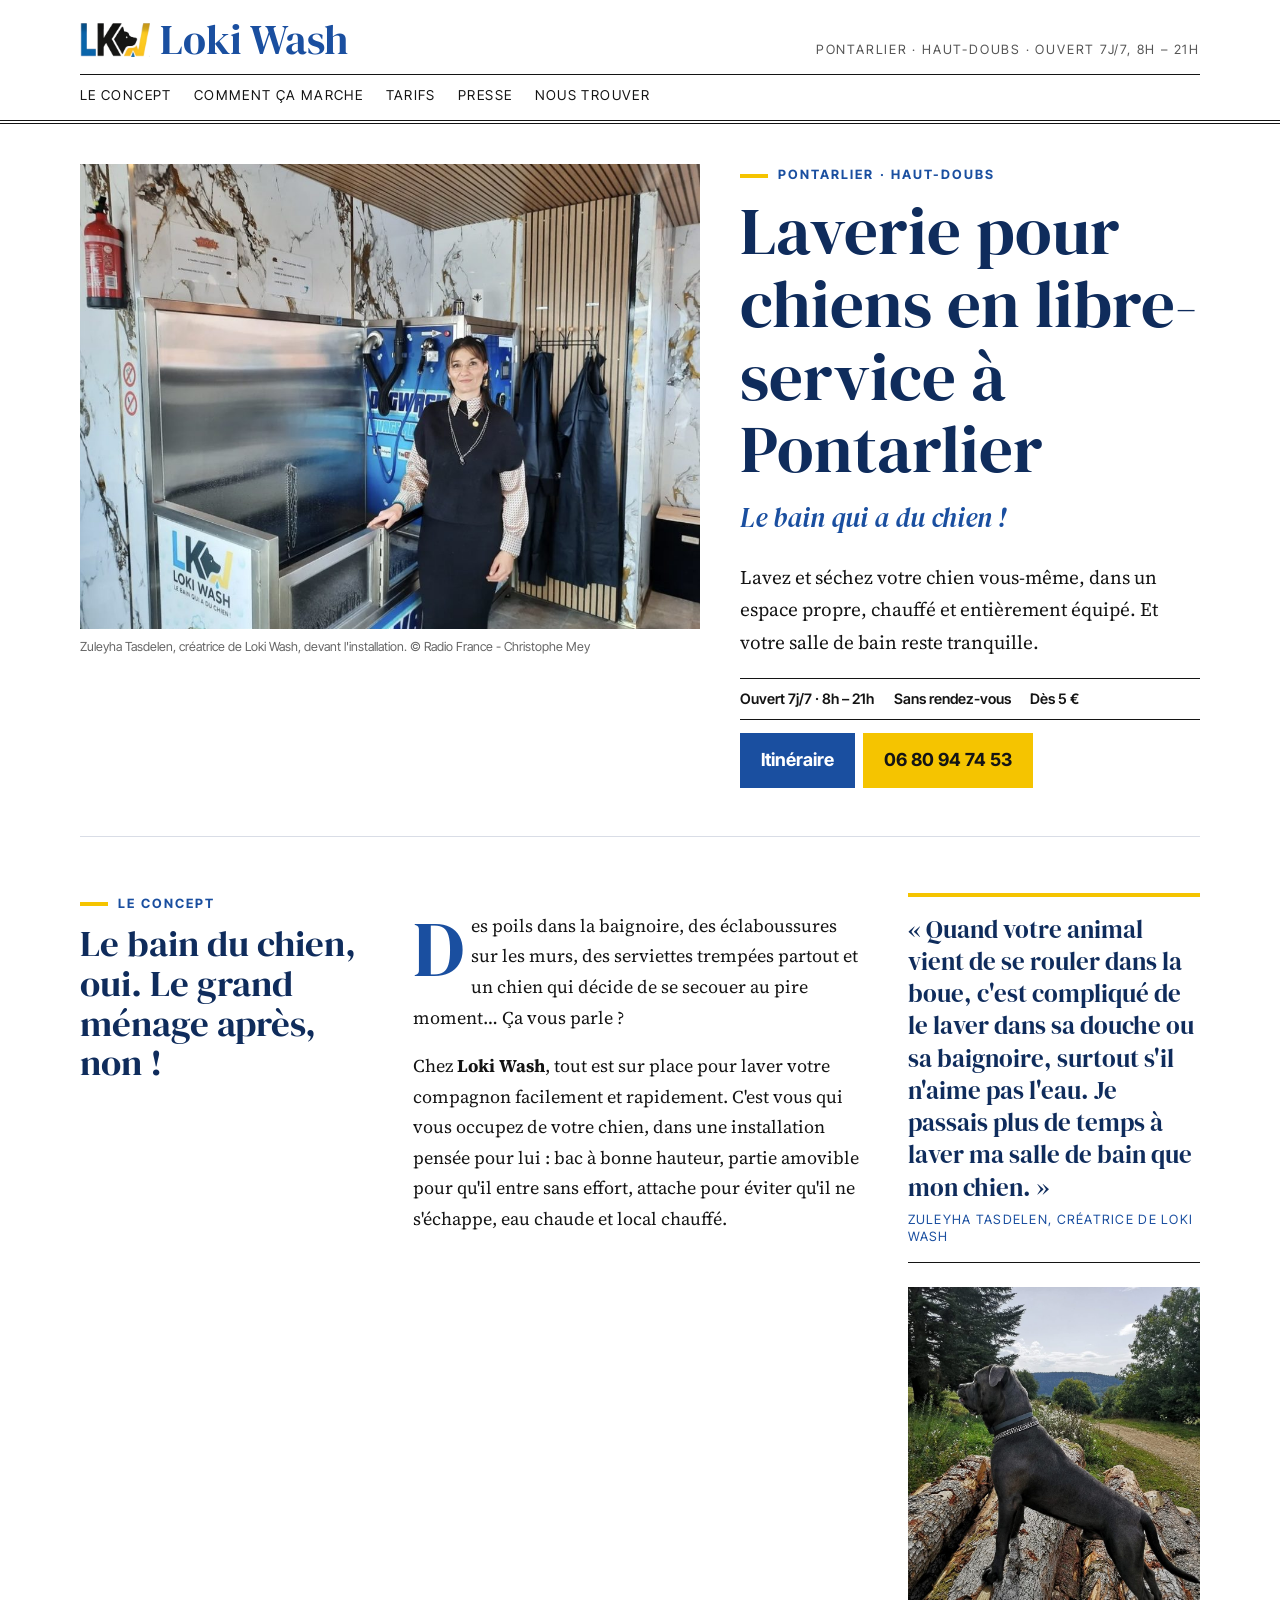
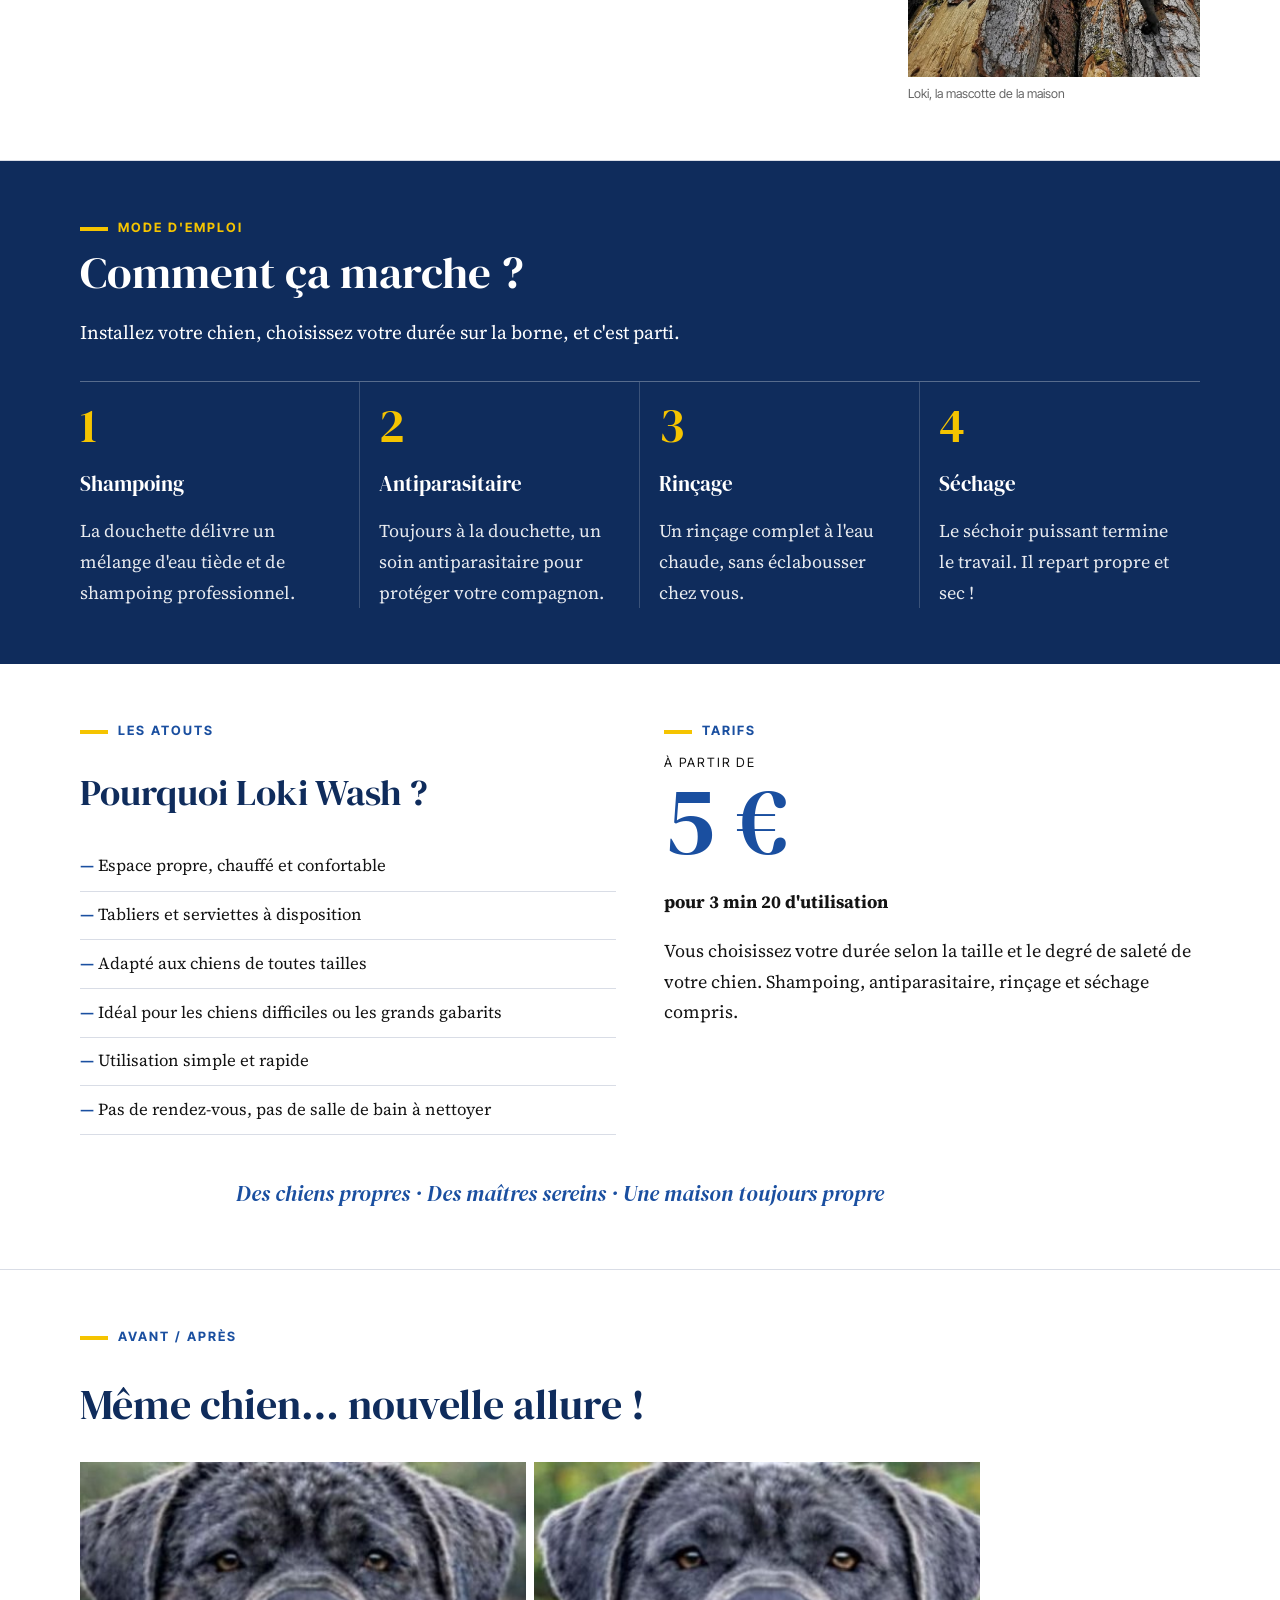
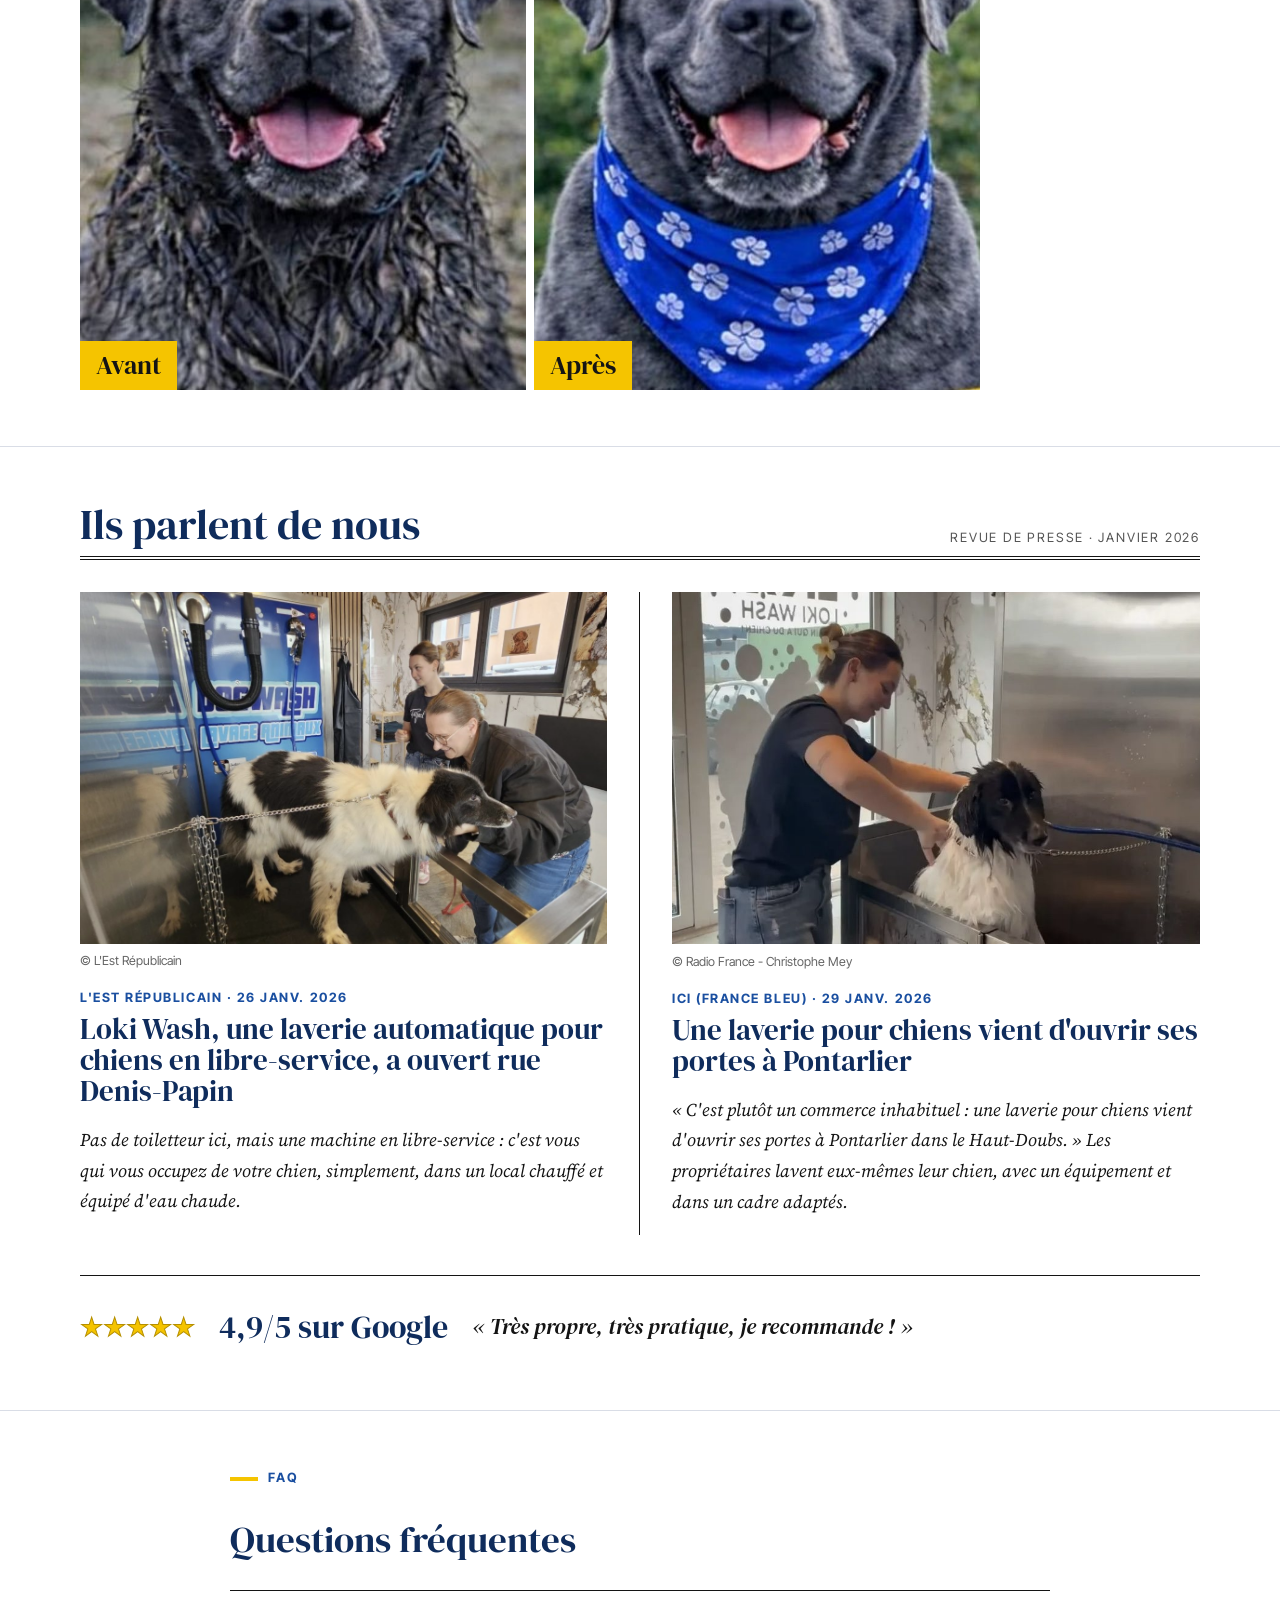
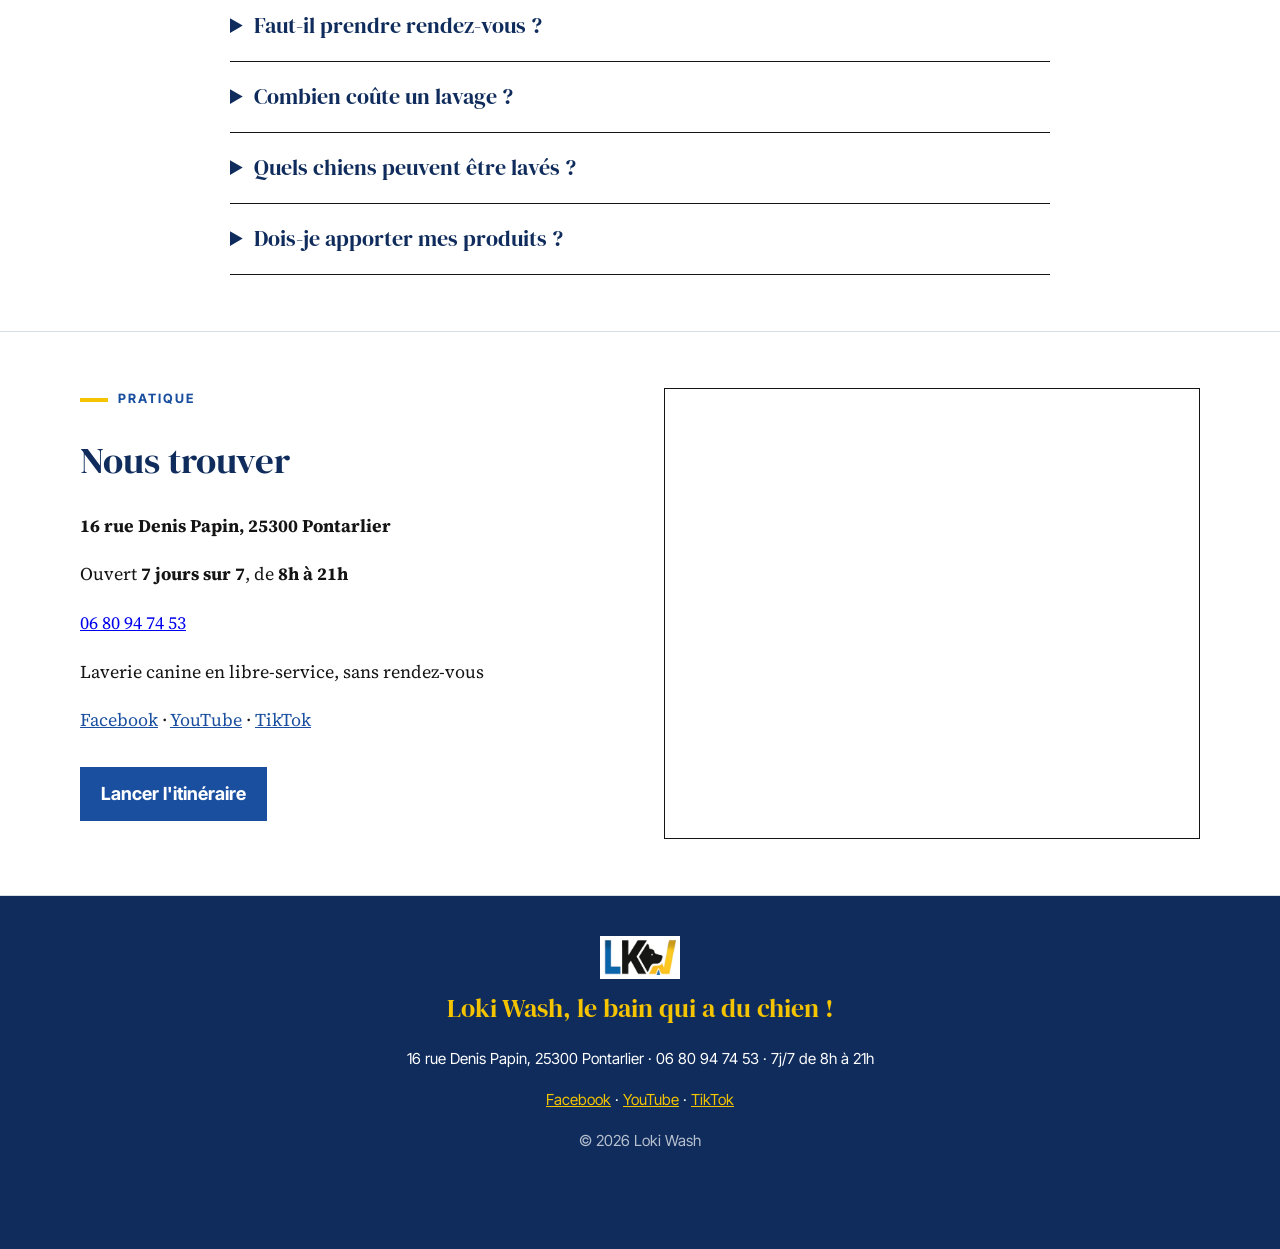
<file: propositions/b/index.html>
<!doctype html>
<html lang="fr">
<head>
<meta charset="utf-8">
<meta name="viewport" content="width=device-width, initial-scale=1">
<meta name="robots" content="noindex">
<title>Loki Wash | Proposition B – Magazine</title>
<meta name="description" content="Loki Wash, laverie pour chiens en libre-service à Pontarlier. Ouvert 7j/7 de 8h à 21h, sans rendez-vous, dès 5 €.">
<link rel="icon" type="image/png" href="../../assets/img/favicon.png">
<link rel="preconnect" href="https://fonts.googleapis.com"><link rel="preconnect" href="https://fonts.gstatic.com" crossorigin>
<link href="https://fonts.googleapis.com/css2?family=DM+Serif+Display:ital@0;1&family=Source+Serif+4:ital,wght@0,400;0,600;1,400&family=Inter+Tight:wght@500;600;700&display=swap" rel="stylesheet">
<style>*{box-sizing:border-box}html{scroll-behavior:smooth}body{margin:0}img{max-width:100%;height:auto;display:block}.map iframe{width:100%;height:100%;min-height:320px;border:0;display:block}details summary{cursor:pointer}.wrap{width:min(1120px,100% - 32px);margin-inline:auto}
:root{--blue:#1a4fa0;--navy:#0f2c5c;--yel:#f5c400;--ink:#141414;--rule:#d9dde6}
body{font-family:"Source Serif 4",Georgia,serif;color:var(--ink);background:#fff;line-height:1.7;font-size:18px}
h1,h2,h3{font-family:"DM Serif Display",Georgia,serif;font-weight:400;line-height:1.08;color:var(--navy)}
.sans{font-family:"Inter Tight",system-ui,sans-serif}
.masthead{border-bottom:4px double var(--ink);padding:1.2rem 0 .8rem}
.mast{display:flex;justify-content:space-between;align-items:end;gap:1rem;flex-wrap:wrap}
.logo{font-family:"DM Serif Display";font-size:2.6rem;color:var(--blue);text-decoration:none;line-height:1;display:flex;align-items:center;gap:.6rem}.logo img{width:70px}
.date{font-family:"Inter Tight";font-size:.8rem;text-transform:uppercase;letter-spacing:.14em;color:#555}
.links{display:flex;gap:1.4rem;flex-wrap:wrap;font-family:"Inter Tight";font-size:.85rem;text-transform:uppercase;letter-spacing:.1em;border-top:1px solid var(--ink);margin-top:.8rem;padding-top:.6rem}.links a{color:var(--ink);text-decoration:none}.links a:hover{color:var(--blue)}
.hero{display:grid;grid-template-columns:1.35fr 1fr;gap:2.5rem;padding:2.5rem 0 3rem;border-bottom:1px solid var(--rule)}
.hero figure{margin:0}.hero img{width:100%;aspect-ratio:4/3;object-fit:cover}
figcaption{font-family:"Inter Tight";font-size:.78rem;color:#666;margin-top:.4rem}
.kick{font-family:"Inter Tight";font-weight:700;text-transform:uppercase;letter-spacing:.16em;font-size:.8rem;color:var(--blue);margin:0 0 .6rem}
.kick::before{content:"";display:inline-block;width:28px;height:4px;background:var(--yel);vertical-align:middle;margin-right:.6rem}
.hero h1{font-size:clamp(2.4rem,5.4vw,4.2rem);margin:0 0 .6rem}
.slogan{font-family:"DM Serif Display";font-style:italic;font-size:1.7rem;color:var(--blue);margin:0 0 1rem}
.dek{font-size:1.2rem}
.facts{font-family:"Inter Tight";font-weight:600;font-size:.9rem;border-top:1px solid var(--ink);border-bottom:1px solid var(--ink);padding:.5rem 0;display:flex;gap:1.2rem;flex-wrap:wrap}
.btn{display:inline-block;font-family:"Inter Tight";font-weight:700;background:var(--blue);color:#fff;text-decoration:none;padding:.75rem 1.3rem;margin:.8rem .5rem 0 0}.btn.y{background:var(--yel);color:var(--ink)}
section{padding:3.5rem 0;border-bottom:1px solid var(--rule)}
.cols{display:grid;grid-template-columns:.9fr 1.4fr .9fr;gap:2.5rem;align-items:start}
.cols h2{font-size:2.3rem;margin:0}
.drop::first-letter{font-family:"DM Serif Display";float:left;font-size:4.4em;line-height:.8;margin:.08em .1em 0 0;color:var(--blue)}
.pull{font-family:"DM Serif Display";font-size:1.55rem;line-height:1.3;color:var(--navy);border-top:4px solid var(--yel);border-bottom:1px solid var(--ink);padding:1rem 0;margin:0}
.pull cite{display:block;font-family:"Inter Tight";font-size:.8rem;text-transform:uppercase;letter-spacing:.1em;font-style:normal;margin-top:.6rem;color:var(--blue)}
.tall img{aspect-ratio:3/4;object-fit:cover;width:100%}
.blueband{background:var(--navy);color:#fff;border:0}.blueband h2,.blueband h3{color:#fff}
.steps{list-style:none;padding:0;margin:2rem 0 0;display:grid;grid-template-columns:repeat(4,1fr);gap:0;border-top:1px solid rgba(255,255,255,.3)}
.steps li{padding:1.2rem 1.2rem 0 0;border-right:1px solid rgba(255,255,255,.18);padding-left:1.2rem}.steps li:first-child{padding-left:0}.steps li:last-child{border:0}
.num{font-family:"DM Serif Display";font-size:3rem;color:var(--yel);line-height:1}
.steps p{margin:0;opacity:.9}
.sub{font-size:1.2rem;max-width:640px}
.two{display:grid;grid-template-columns:1fr 1fr;gap:3rem}
.perks{padding:0;list-style:none;margin:0}.perks li{border-bottom:1px solid var(--rule);padding:.6rem 0;font-size:1.05rem}.perks li::before{content:"— ";color:var(--blue);font-weight:700}
.price{font-family:"DM Serif Display";font-size:6rem;color:var(--blue);margin:0;line-height:1}
.price-from{font-family:"Inter Tight";text-transform:uppercase;letter-spacing:.14em;font-size:.8rem;margin:0}
.motto{font-family:"DM Serif Display";font-style:italic;font-size:1.4rem;text-align:center;color:var(--blue);margin:2.5rem 0 0}
.ba{display:grid;grid-template-columns:1fr 1fr;gap:.5rem;max-width:900px}
.ba figure{margin:0;position:relative}.ba img{width:100%;aspect-ratio:454/538;object-fit:cover}
.ba figcaption{position:absolute;left:0;bottom:0;background:var(--yel);color:var(--ink);font-family:"DM Serif Display";font-size:1.6rem;padding:.2rem 1rem;margin:0}
.press-head{display:flex;justify-content:space-between;align-items:end;border-bottom:4px double var(--ink);padding-bottom:.5rem;margin-bottom:2rem;flex-wrap:wrap;gap:.5rem}
.press-head h2{margin:0;font-size:2.6rem}
.articles{display:grid;grid-template-columns:1fr 1fr;gap:0}
.article{padding:0 2rem}.article:first-child{padding-left:0;border-right:1px solid var(--ink)}.article:last-child{padding-right:0}
.article figure{margin:0 0 1rem}.article img{width:100%;aspect-ratio:3/2;object-fit:cover;filter:grayscale(.15)}
.source{font-family:"Inter Tight";font-weight:700;text-transform:uppercase;letter-spacing:.12em;font-size:.8rem;color:var(--blue);margin:0}
.article h3{font-size:1.8rem;margin:.3rem 0 .6rem}
.article p:last-child{font-style:italic}
.rating{margin-top:2.5rem;border-top:1px solid var(--ink);padding-top:1.5rem;display:grid;grid-template-columns:auto auto 1fr;gap:0 1.5rem;align-items:center}
.stars{color:var(--yel);font-size:1.6rem;margin:0;-webkit-text-stroke:1px #b58f00}.score{font-family:"DM Serif Display";font-size:2rem;color:var(--navy);margin:0}.count{display:none}.review{font-family:"DM Serif Display";font-style:italic;font-size:1.4rem;margin:0}
.faq details{border-top:1px solid var(--ink);padding:1rem 0}.faq details:last-child{border-bottom:1px solid var(--ink)}.faq summary{font-family:"DM Serif Display";font-size:1.4rem;color:var(--navy)}
.map{min-height:340px;border:1px solid var(--ink)}
.social a{color:var(--blue)}
footer{background:var(--navy);color:#fff;text-align:center;padding:2.5rem 16px 5rem;font-family:"Inter Tight";font-size:.95rem}footer img{margin:0 auto .5rem;background:#fff;padding:4px}
.fslogan{font-family:"DM Serif Display";font-size:1.6rem;color:var(--yel);margin:0}footer .social a{color:var(--yel)}.small{opacity:.7}
@media(max-width:900px){.hero,.cols,.two,.articles{grid-template-columns:1fr}.article{padding:0!important;border:0!important;margin-bottom:2rem}.steps{grid-template-columns:1fr 1fr}.steps li{border:0;padding:1rem 0}.rating{grid-template-columns:1fr}}
@media(max-width:520px){body{font-size:17px}.steps{grid-template-columns:1fr}.logo{font-size:2rem}.links{gap:.8rem;font-size:.75rem}.price{font-size:4.5rem}}
</style>
</head>
<body>

<header class="masthead"><div class="wrap">
 <div class="mast"><a class="logo" href="#"><img src="../../assets/img/logo-lk.png" alt="Logo Loki Wash" width="80" height="40">Loki Wash</a><span class="date">Pontarlier · Haut-Doubs · Ouvert 7j/7, 8h – 21h</span></div>
 <nav class="links"><a href="#concept">Le concept</a><a href="#etapes">Comment ça marche</a><a href="#tarifs">Tarifs</a><a href="#presse">Presse</a><a href="#infos">Nous trouver</a></nav></div></header>
<main>
<div class="wrap hero">
 <figure><img src="../../assets/img/presse-zuleyha.jpg" alt="Zuleyha Tasdelen, créatrice de Loki Wash, devant l'installation de lavage"><figcaption>Zuleyha Tasdelen, créatrice de Loki Wash, devant l'installation. © Radio France - Christophe Mey</figcaption></figure>
 <div><p class="kick">Pontarlier · Haut-Doubs</p><h1>Laverie pour chiens en libre-service à Pontarlier</h1><p class="slogan">Le bain qui a du chien !</p><p class="dek">Lavez et séchez votre chien vous-même, dans un espace propre, chauffé et entièrement équipé. Et votre salle de bain reste tranquille.</p>
 <div class="facts"><span>Ouvert 7j/7 · 8h – 21h</span><span>Sans rendez-vous</span><span>Dès 5 €</span></div>
 <a class="btn" href="https://www.google.com/maps/dir/?api=1&amp;destination=16+rue+Denis+Papin+25300+Pontarlier" target="_blank" rel="noopener">Itinéraire</a><a class="btn y" href="tel:+33680947453">06 80 94 74 53</a></div>
</div>
<section id="concept"><div class="wrap cols">
 <div><p class="kick">Le concept</p><h2>Le bain du chien, oui. Le grand ménage après, non !</h2></div>
 <div><p class="drop">Des poils dans la baignoire, des éclaboussures sur les murs, des serviettes trempées partout et un chien qui décide de se secouer au pire moment… Ça vous parle ?</p><p>Chez <strong>Loki Wash</strong>, tout est sur place pour laver votre compagnon facilement et rapidement. C'est vous qui vous occupez de votre chien, dans une installation pensée pour lui : bac à bonne hauteur, partie amovible pour qu'il entre sans effort, attache pour éviter qu'il ne s'échappe, eau chaude et local chauffé.</p></div>
 <div><blockquote class="pull">« Quand votre animal vient de se rouler dans la boue, c'est compliqué de le laver dans sa douche ou sa baignoire, surtout s'il n'aime pas l'eau. Je passais plus de temps à laver ma salle de bain que mon chien. »<cite>Zuleyha Tasdelen, créatrice de Loki Wash</cite></blockquote><figure class="tall" style="margin:1.5rem 0 0"><img src="../../assets/img/loki.jpg" alt="Loki, cane corso gris, debout sur des troncs d'arbres en forêt" loading="lazy"><figcaption>Loki, la mascotte de la maison</figcaption></figure></div>
</div></section>
<section id="etapes" class="blueband"><div class="wrap"><p class="kick" style="color:var(--yel)">Mode d'emploi</p><h2 style="font-size:2.8rem;margin:0">Comment ça marche ?</h2><p class="sub">Installez votre chien, choisissez votre durée sur la borne, et c'est parti.</p><ol class="steps"><li><span class="num">1</span><h3>Shampoing</h3><p>La douchette délivre un mélange d'eau tiède et de shampoing professionnel.</p></li><li><span class="num">2</span><h3>Antiparasitaire</h3><p>Toujours à la douchette, un soin antiparasitaire pour protéger votre compagnon.</p></li><li><span class="num">3</span><h3>Rinçage</h3><p>Un rinçage complet à l'eau chaude, sans éclabousser chez vous.</p></li><li><span class="num">4</span><h3>Séchage</h3><p>Le séchoir puissant termine le travail. Il repart propre et sec !</p></li></ol></div></section>
<section id="tarifs"><div class="wrap two">
 <div><p class="kick">Les atouts</p><h2 style="font-size:2.3rem">Pourquoi Loki Wash ?</h2><ul class="perks"><li>Espace propre, chauffé et confortable</li><li>Tabliers et serviettes à disposition</li><li>Adapté aux chiens de toutes tailles</li><li>Idéal pour les chiens difficiles ou les grands gabarits</li><li>Utilisation simple et rapide</li><li>Pas de rendez-vous, pas de salle de bain à nettoyer</li></ul></div>
 <div><p class="kick">Tarifs</p><p class="price-from">à partir de</p><p class="price">5 €</p><p><strong>pour 3 min 20 d'utilisation</strong></p><p>Vous choisissez votre durée selon la taille et le degré de saleté de votre chien. Shampoing, antiparasitaire, rinçage et séchage compris.</p></div>
</div><p class="wrap motto">Des chiens propres · Des maîtres sereins · Une maison toujours propre</p></section>
<section id="galerie"><div class="wrap"><p class="kick">Avant / Après</p><h2 style="font-size:2.6rem">Même chien… nouvelle allure !</h2><div class="ba"><figure><img src="../../assets/img/avant.jpg" alt="Avant : cane corso gris couvert de boue" loading="lazy"><figcaption>Avant</figcaption></figure><figure><img src="../../assets/img/apres.jpg" alt="Après : le même cane corso propre et sec, avec un bandana bleu" loading="lazy"><figcaption>Après</figcaption></figure></div></div></section>
<section id="presse"><div class="wrap"><div class="press-head"><h2>Ils parlent de nous</h2><span class="date">Revue de presse · janvier 2026</span></div><div class="articles"><article class="article"><figure><img src="../../assets/img/presse-est-republicain.jpg" alt="Un chien noir et blanc lavé dans le bac Loki Wash" loading="lazy"><figcaption>© L'Est Républicain</figcaption></figure><div class="art-body"><p class="source">L'Est Républicain · <time datetime="2026-01-26">26 janv. 2026</time></p><h3>Loki Wash, une laverie automatique pour chiens en libre-service, a ouvert rue Denis-Papin</h3><p>Pas de toiletteur ici, mais une machine en libre-service : c'est vous qui vous occupez de votre chien, simplement, dans un local chauffé et équipé d'eau chaude.</p></div></article><article class="article"><figure><img src="../../assets/img/presse-ici-lavage.jpg" alt="Une propriétaire lave elle-même son chien dans le bac Loki Wash" loading="lazy"><figcaption>© Radio France - Christophe Mey</figcaption></figure><div class="art-body"><p class="source">ici (France Bleu) · <time datetime="2026-01-29">29 janv. 2026</time></p><h3>Une laverie pour chiens vient d'ouvrir ses portes à Pontarlier</h3><p>« C'est plutôt un commerce inhabituel : une laverie pour chiens vient d'ouvrir ses portes à Pontarlier dans le Haut-Doubs. » Les propriétaires lavent eux-mêmes leur chien, avec un équipement et dans un cadre adaptés.</p></div></article></div><div class="rating"><p class="stars" aria-hidden="true">★★★★★</p><p class="score">4,9/5 sur Google</p><p class="count">32 avis</p><p class="review">« Très propre, très pratique, je recommande ! »</p></div></div></section>
<section id="faq"><div class="wrap" style="max-width:820px"><p class="kick">FAQ</p><h2 style="font-size:2.3rem">Questions fréquentes</h2><div class="faq"><details><summary>Faut-il prendre rendez-vous ?</summary><p>Non. Loki Wash est en libre-service, ouvert 7j/7 de 8h à 21h. Vous venez quand vous voulez.</p></details><details><summary>Combien coûte un lavage ?</summary><p>Vous choisissez la durée selon la taille et la saleté de votre chien, à partir de 5 € pour 3 minutes 20 d'utilisation.</p></details><details><summary>Quels chiens peuvent être lavés ?</summary><p>Tous les chiens, du petit au grand gabarit. Le bac est à bonne hauteur, avec une partie amovible pour faire entrer le chien et une attache pour le garder en sécurité.</p></details><details><summary>Dois-je apporter mes produits ?</summary><p>Non. Le shampoing et l'antiparasitaire sont délivrés par la douchette. Des tabliers et des serviettes sont à votre disposition.</p></details></div></div></section>
<section id="infos"><div class="wrap two"><div><p class="kick">Pratique</p><h2 style="font-size:2.3rem">Nous trouver</h2><p><strong>16 rue Denis Papin, 25300 Pontarlier</strong></p><p>Ouvert <strong>7 jours sur 7</strong>, de <strong>8h à 21h</strong></p><p><a href="tel:+33680947453">06 80 94 74 53</a></p><p>Laverie canine en libre-service, sans rendez-vous</p><p class="social"><a href="https://www.facebook.com/profile.php?id=61585091083128" target="_blank" rel="noopener">Facebook</a> · <a href="https://www.youtube.com/@LOKIWASHLAVERIEAUTOMATIQUE" target="_blank" rel="noopener">YouTube</a> · <a href="https://www.tiktok.com/@loki.wash" target="_blank" rel="noopener">TikTok</a></p><p><a class="btn" href="https://www.google.com/maps/dir/?api=1&amp;destination=16+rue+Denis+Papin+25300+Pontarlier" target="_blank" rel="noopener">Lancer l'itinéraire</a></p></div><div class="map"><iframe title="Plan d'accès Loki Wash, 16 rue Denis Papin, Pontarlier" src="https://maps.google.com/maps?q=16%20rue%20Denis%20Papin%2C%2025300%20Pontarlier&amp;z=15&amp;output=embed" loading="lazy" referrerpolicy="no-referrer-when-downgrade"></iframe></div></div></section>
</main><footer><img src="../../assets/img/logo-lk.png" alt="" width="80" height="40"><p class="fslogan">Loki Wash, le bain qui a du chien !</p><p>16 rue Denis Papin, 25300 Pontarlier · 06 80 94 74 53 · 7j/7 de 8h à 21h</p><p class="social"><a href="https://www.facebook.com/profile.php?id=61585091083128" target="_blank" rel="noopener">Facebook</a> · <a href="https://www.youtube.com/@LOKIWASHLAVERIEAUTOMATIQUE" target="_blank" rel="noopener">YouTube</a> · <a href="https://www.tiktok.com/@loki.wash" target="_blank" rel="noopener">TikTok</a></p><p class="small">© 2026 Loki Wash</p></footer>
</body></html>
</file>
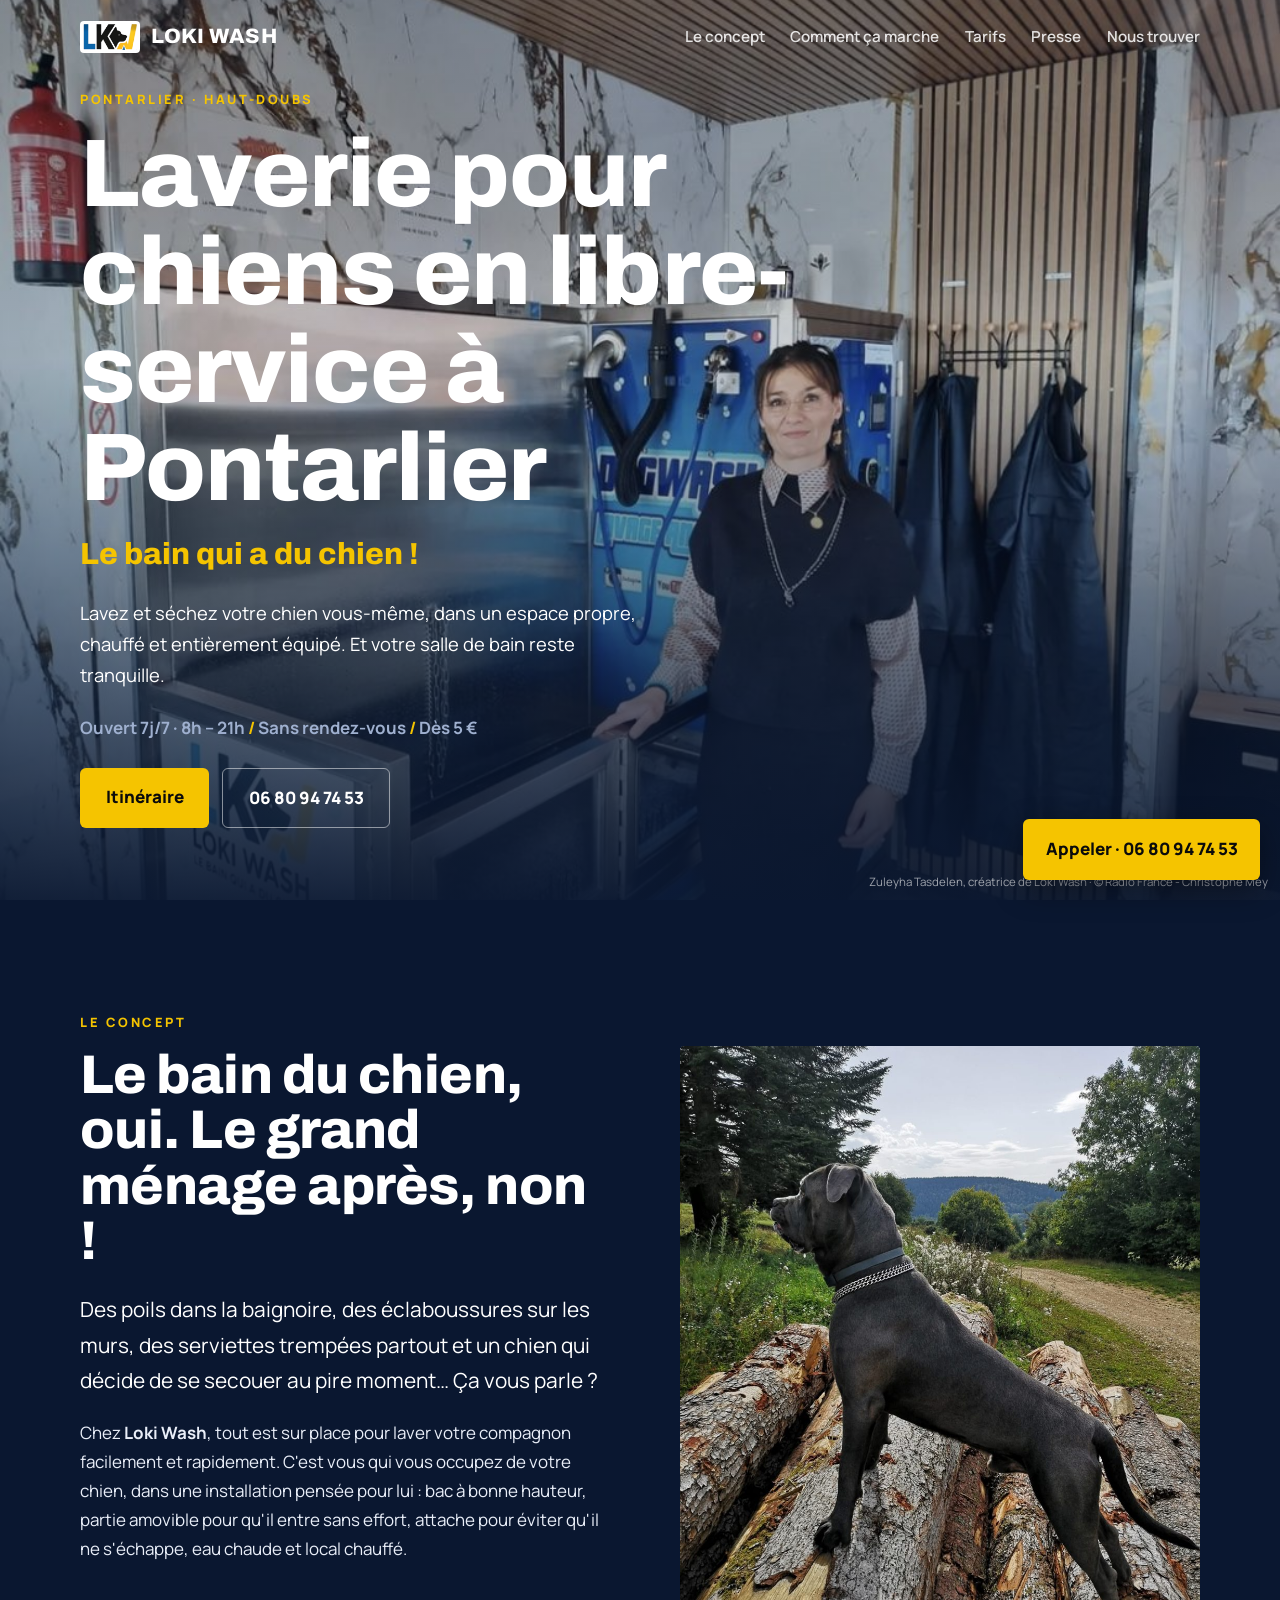
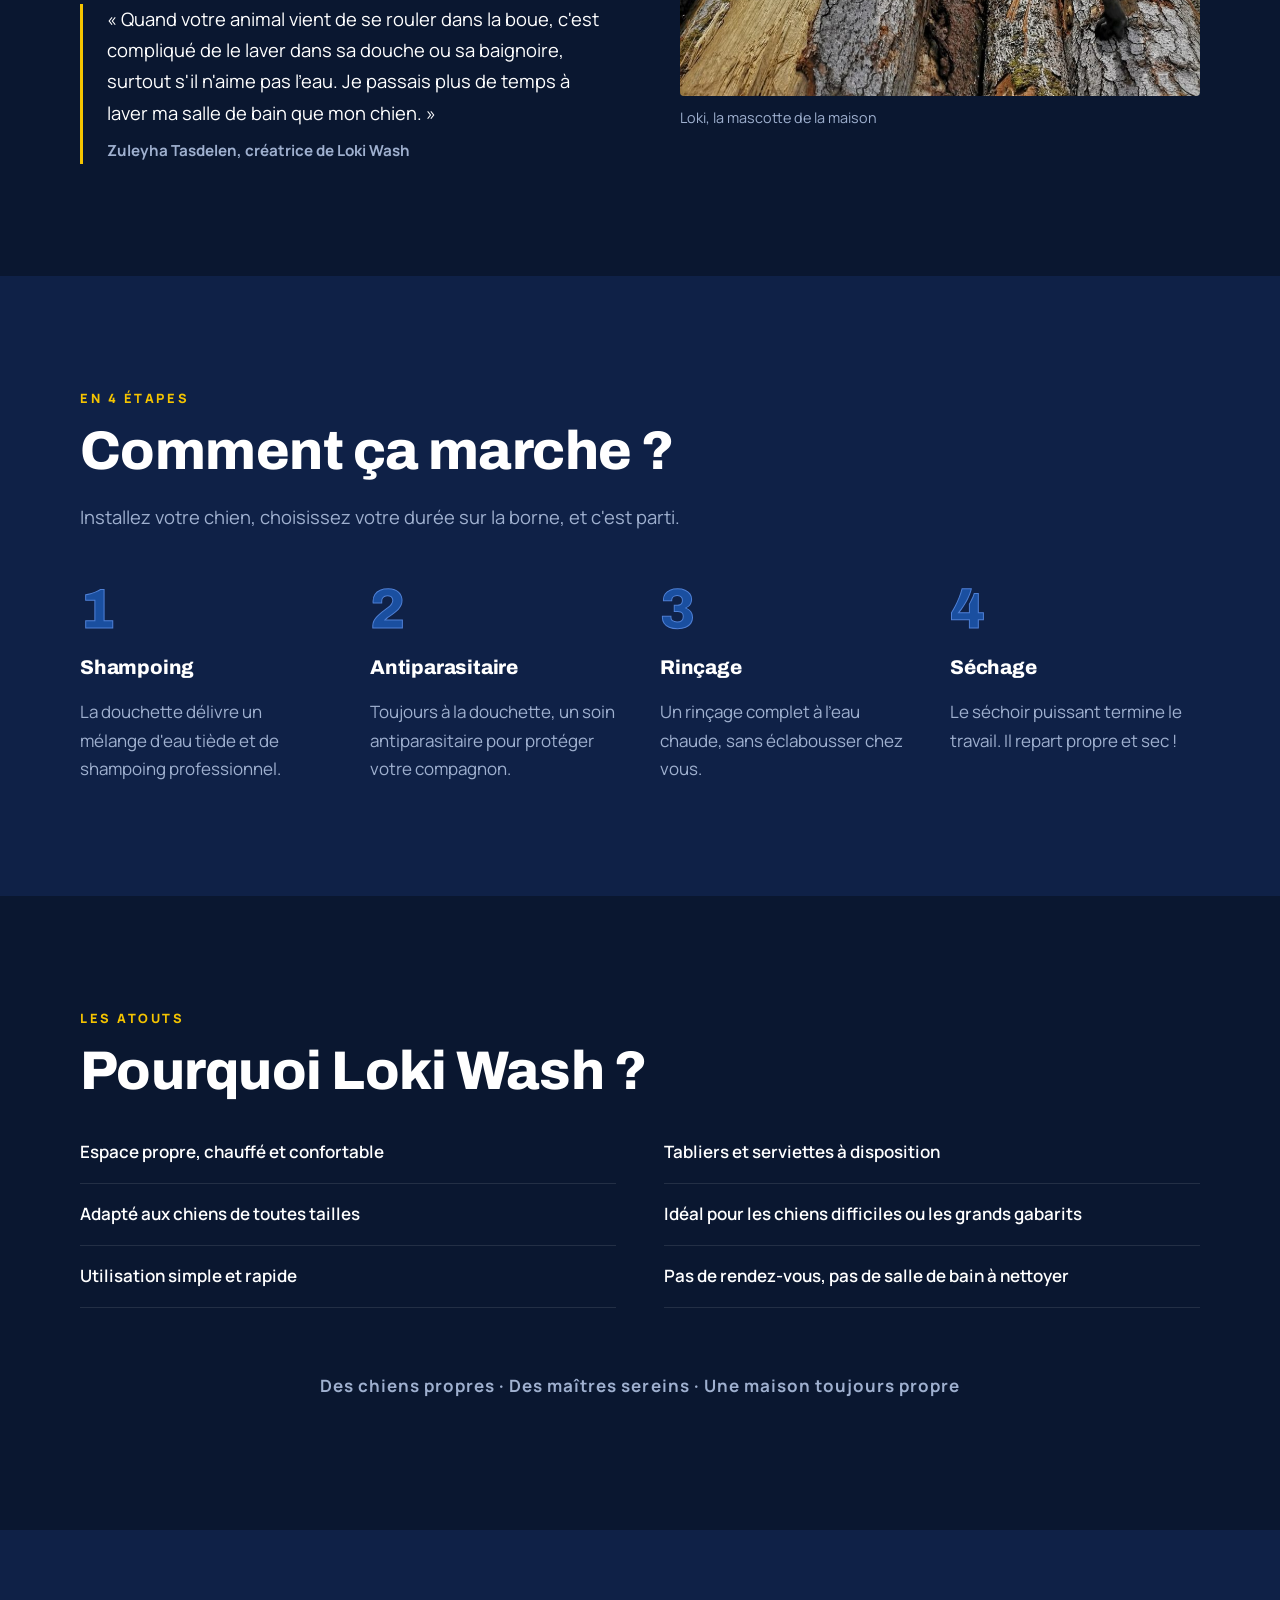
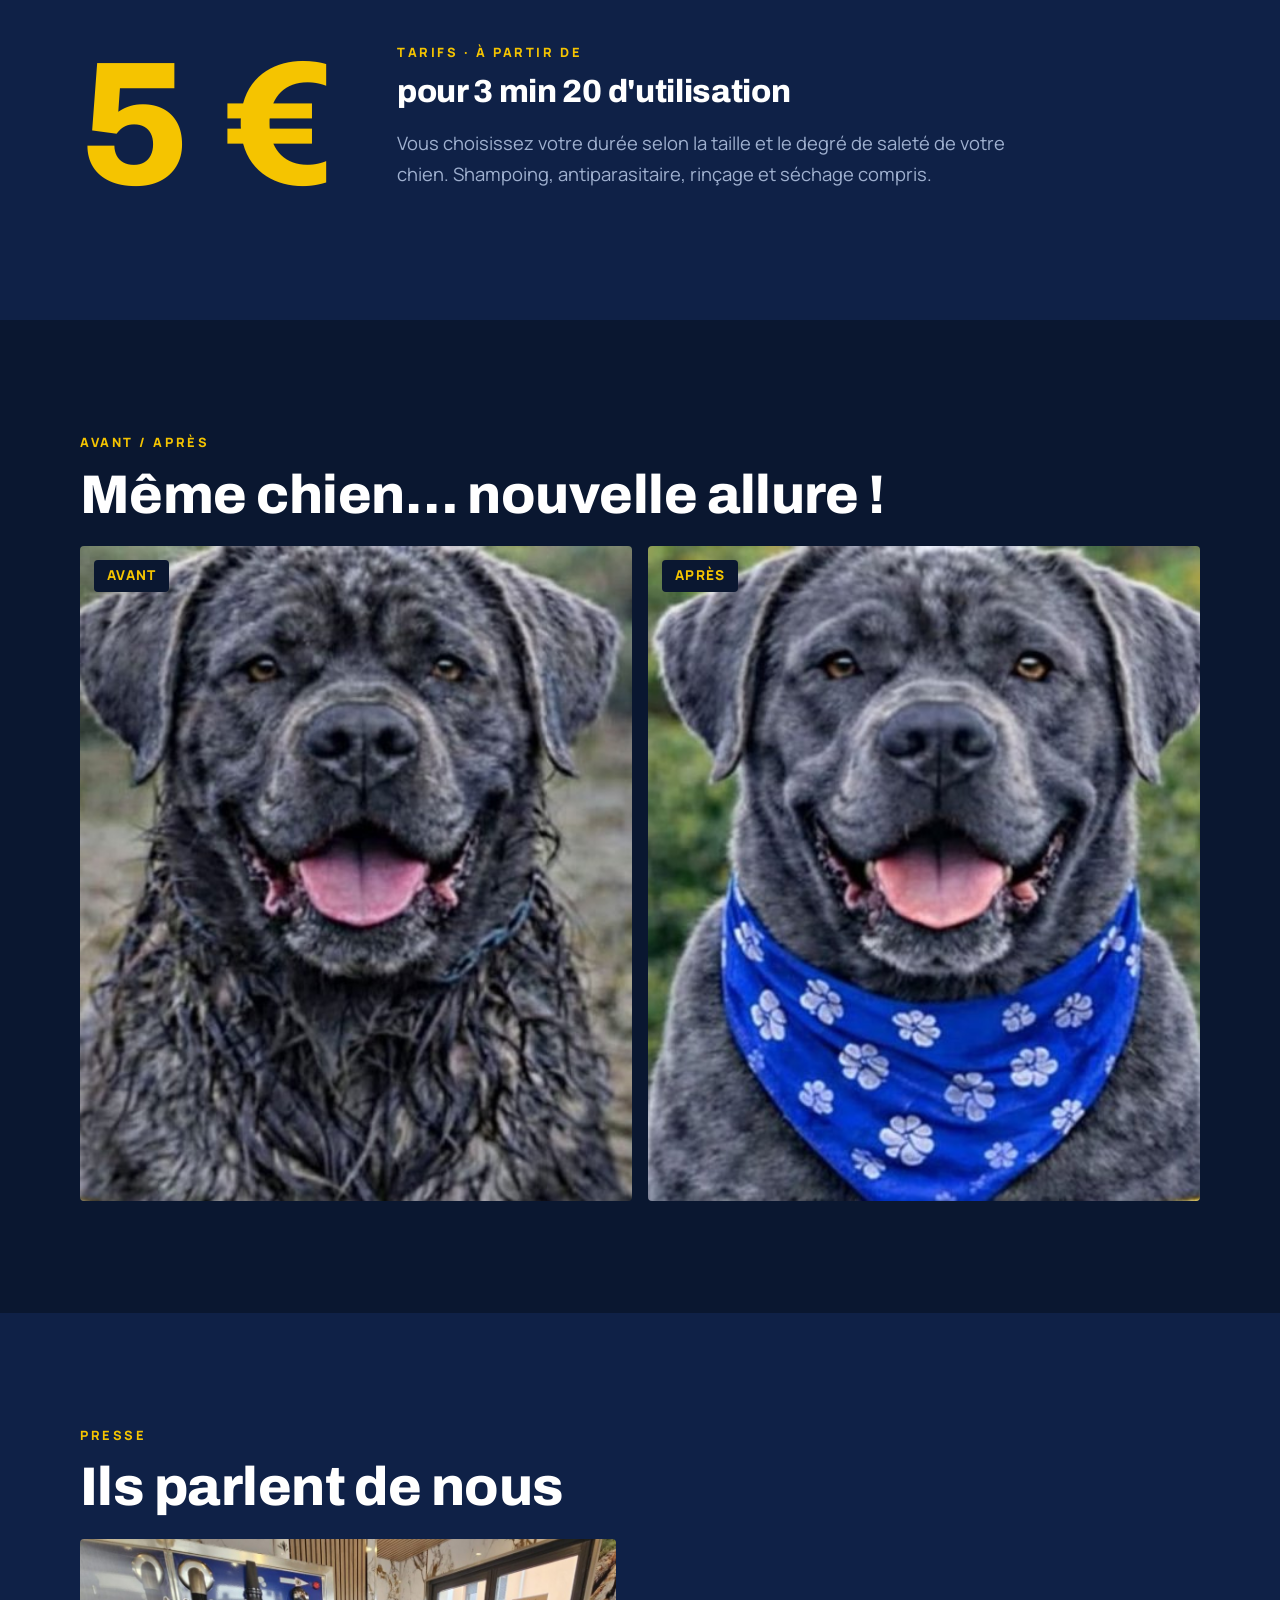
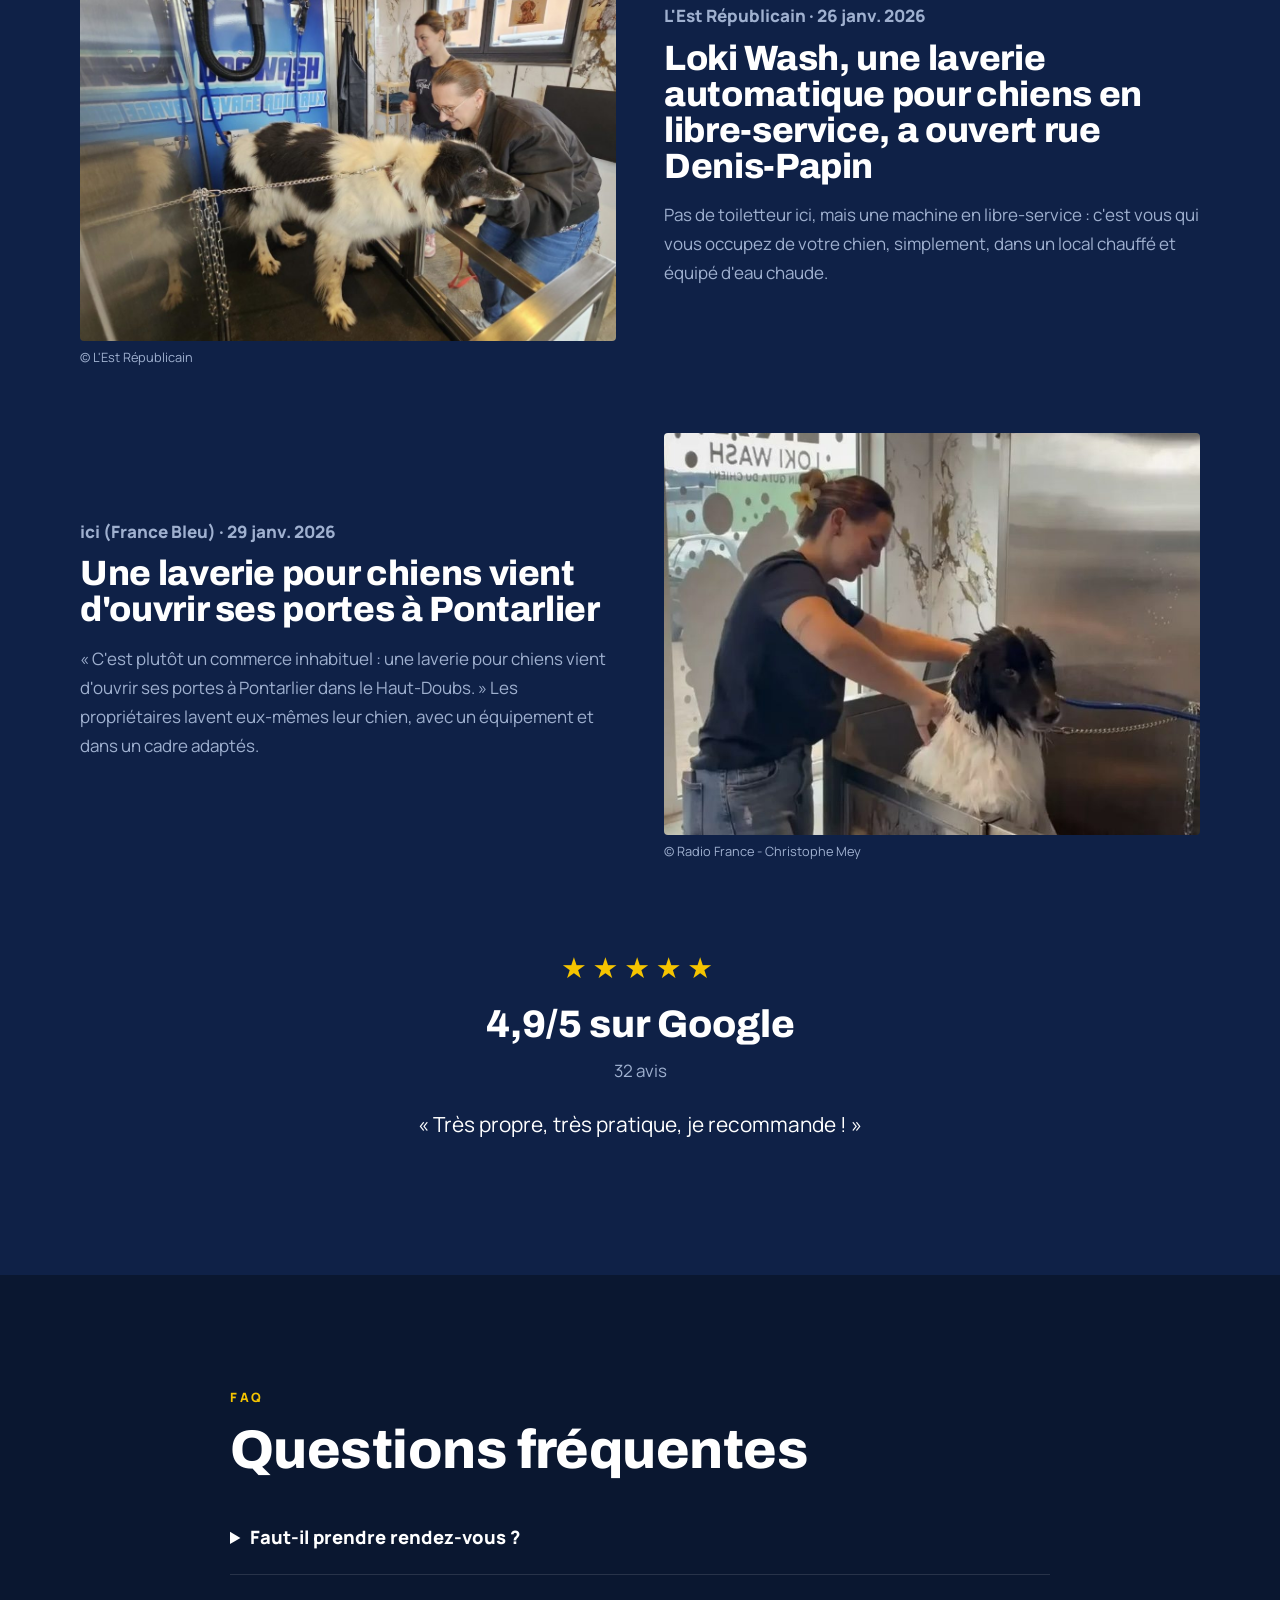
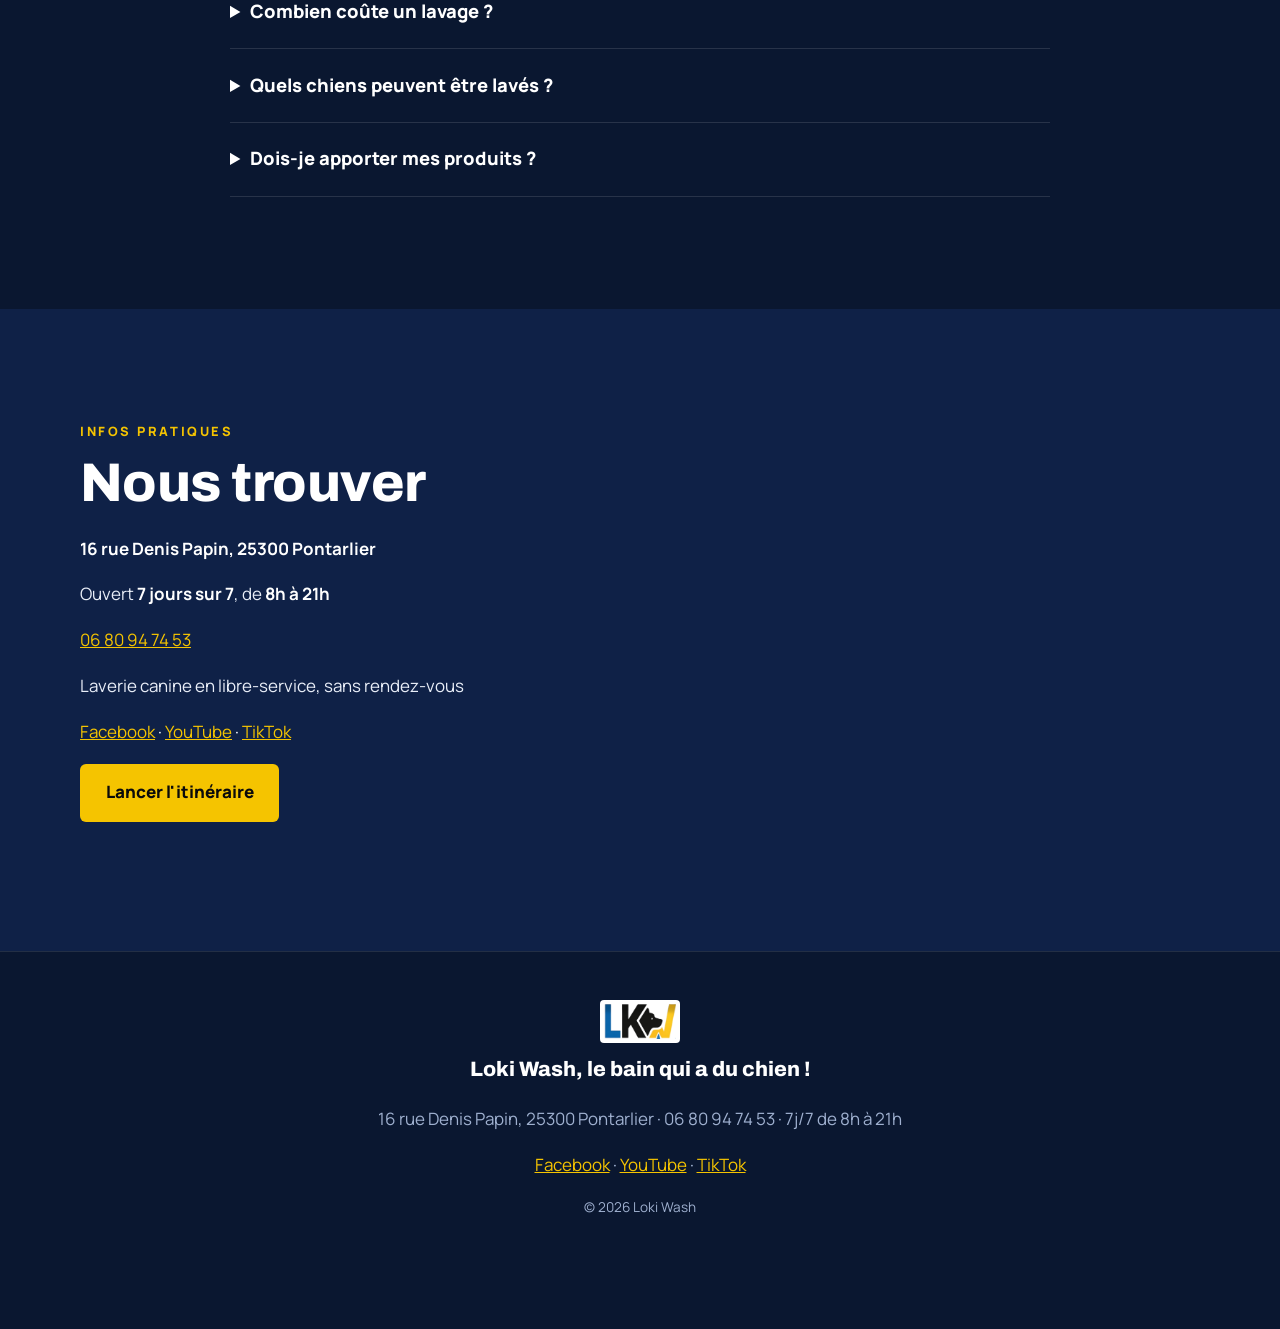
<file: propositions/c/index.html>
<!doctype html>
<html lang="fr">
<head>
<meta charset="utf-8">
<meta name="viewport" content="width=device-width, initial-scale=1">
<meta name="robots" content="noindex">
<title>Loki Wash | Proposition C – Bleu nuit</title>
<meta name="description" content="Loki Wash, laverie pour chiens en libre-service à Pontarlier. Ouvert 7j/7 de 8h à 21h, sans rendez-vous, dès 5 €.">
<link rel="icon" type="image/png" href="../../assets/img/favicon.png">
<link rel="preconnect" href="https://fonts.googleapis.com"><link rel="preconnect" href="https://fonts.gstatic.com" crossorigin>
<link href="https://fonts.googleapis.com/css2?family=Archivo:wght@800&family=Manrope:wght@400;600;700;800&display=swap" rel="stylesheet">
<style>*{box-sizing:border-box}html{scroll-behavior:smooth}body{margin:0}img{max-width:100%;height:auto;display:block}.map iframe{width:100%;height:100%;min-height:320px;border:0;display:block}details summary{cursor:pointer}.wrap{width:min(1120px,100% - 32px);margin-inline:auto}
:root{--night:#0a1730;--night2:#0f2147;--blue:#1a4fa0;--yel:#f5c400;--ink:#0b0b0b;--txt:#e9eef8;--mut:#9fb0cf}
body{font-family:"Manrope",system-ui,sans-serif;color:var(--txt);background:var(--night);line-height:1.7;font-size:17px}
h1,h2,h3{font-family:"Archivo",sans-serif;font-weight:800;line-height:1.02;color:#fff;letter-spacing:-.01em}
h2{font-size:clamp(2rem,5vw,3.4rem);margin:0 0 1.5rem}
.top{position:absolute;top:0;left:0;right:0;z-index:5;padding:1.2rem 0}
.bar{display:flex;justify-content:space-between;align-items:center;gap:1rem}
.brand{display:flex;align-items:center;gap:.7rem;color:#fff;text-decoration:none;font-family:"Archivo";font-weight:800;font-size:1.3rem;letter-spacing:.02em}.brand img{width:60px;background:#fff;padding:3px;border-radius:4px}
.links{display:flex;gap:1.6rem}.links a{color:#fff;text-decoration:none;font-weight:600;font-size:.95rem;opacity:.85}.links a:hover{opacity:1;color:var(--yel)}
.hero{min-height:100svh;max-height:900px;display:flex;align-items:flex-end;padding:9rem 0 4.5rem;background:linear-gradient(180deg,rgba(10,23,48,.35) 0%,rgba(10,23,48,.2) 40%,rgba(10,23,48,.95) 100%),url("../../assets/img/presse-zuleyha.jpg") center 30%/cover no-repeat;position:relative}
.hero h1{font-size:clamp(2.6rem,8vw,6rem);margin:0 0 .6rem;max-width:14ch}
.kick{color:var(--yel);font-weight:800;text-transform:uppercase;letter-spacing:.2em;font-size:.8rem;margin:0 0 1rem}
.slogan{font-family:"Archivo";font-weight:800;color:var(--yel);font-size:clamp(1.3rem,3vw,1.9rem);margin:0 0 1rem}
.lead{font-size:1.15rem;max-width:36rem;color:#fff}
.facts{color:var(--mut);font-weight:700;margin-top:1.4rem}.facts span{color:var(--yel)}
.credit{position:absolute;right:12px;bottom:8px;font-size:.72rem;color:rgba(255,255,255,.6);margin:0}
.btn{display:inline-block;background:var(--yel);color:var(--ink);font-weight:800;text-decoration:none;padding:.9rem 1.6rem;border-radius:6px}
.btn.ghost{background:transparent;color:#fff;border:1px solid rgba(255,255,255,.5)}
.cta{display:flex;gap:.8rem;flex-wrap:wrap;margin-top:1.6rem}
.fab{position:fixed;right:20px;bottom:20px;z-index:30;background:var(--yel);color:var(--ink);font-weight:800;text-decoration:none;padding:1rem 1.4rem;border-radius:6px;box-shadow:0 10px 30px rgba(0,0,0,.4)}
section{padding:7rem 0}
.lbl{color:var(--yel);font-weight:800;font-size:.8rem;letter-spacing:.2em;text-transform:uppercase;margin:0 0 .8rem}
.grid2{display:grid;grid-template-columns:1fr 1fr;gap:5rem;align-items:center}
.big{font-size:1.3rem;color:#fff}
blockquote{margin:2.5rem 0 0;padding-left:1.5rem;border-left:3px solid var(--yel);font-size:1.15rem;color:#fff}
blockquote cite{display:block;margin-top:.6rem;color:var(--mut);font-style:normal;font-weight:700;font-size:.95rem}
.photo{margin:0}.photo img{width:100%;aspect-ratio:4/5;object-fit:cover;border-radius:4px}.photo figcaption{color:var(--mut);font-size:.9rem;margin-top:.6rem}
.light{background:var(--night2)}
.steps{list-style:none;padding:0;margin:3rem 0 0;display:grid;grid-template-columns:repeat(4,1fr);gap:2.5rem}
.num{font-family:"Archivo";font-weight:800;font-size:3.5rem;color:var(--blue);line-height:1;-webkit-text-stroke:1px #4f80d6}
.steps p{color:var(--mut);margin:0}
.sub{color:var(--mut);font-size:1.15rem;max-width:40rem}
.perks{list-style:none;padding:0;margin:0;display:grid;grid-template-columns:1fr 1fr;gap:0 3rem}.perks li{padding:1rem 0;border-bottom:1px solid rgba(255,255,255,.1);font-weight:600;color:#fff}
.pricewrap{display:grid;grid-template-columns:auto 1fr;gap:4rem;align-items:center}
.price{font-family:"Archivo";font-weight:800;font-size:clamp(6rem,16vw,11rem);color:var(--yel);margin:0;line-height:.9}
.motto{color:var(--mut);font-weight:700;letter-spacing:.06em;margin-top:4rem;text-align:center}
.ba{display:grid;grid-template-columns:1fr 1fr;gap:1rem}
.ba figure{margin:0;position:relative}.ba img{width:100%;aspect-ratio:454/538;object-fit:cover;border-radius:4px}
.ba figcaption{position:absolute;top:14px;left:14px;background:var(--night);color:var(--yel);font-weight:800;padding:.25rem .8rem;border-radius:4px;text-transform:uppercase;letter-spacing:.1em;font-size:.85rem}
.articles{display:grid;gap:4rem}
.article{display:grid;grid-template-columns:1fr 1fr;gap:3rem;align-items:center}.article:nth-child(2) figure{order:2}
.article figure{margin:0;position:relative}.article img{width:100%;aspect-ratio:4/3;object-fit:cover;border-radius:4px}.article figcaption{color:var(--mut);font-size:.8rem;margin-top:.4rem}
.source{color:var(--yel);font-weight:800;margin:0}.article h3{font-size:clamp(1.5rem,3vw,2.2rem);margin:.6rem 0 1rem}.article p{color:var(--mut)}
.rating{margin-top:5rem;text-align:center}.stars{color:var(--yel);font-size:1.8rem;letter-spacing:.2em;margin:0}.score{font-family:"Archivo";font-weight:800;font-size:2.4rem;color:#fff;margin:0}.count{color:var(--mut);margin:0}.review{font-size:1.3rem;color:#fff}
.faq details{border-bottom:1px solid rgba(255,255,255,.12);padding:1.3rem 0}.faq summary{font-weight:800;font-size:1.15rem;color:#fff}.faq p{color:var(--mut)}
.map{min-height:380px;border-radius:4px;overflow:hidden;filter:grayscale(.3)}
.info strong{color:#fff}.info a{color:var(--yel)}.info .btn{color:var(--ink)}
.social a{color:var(--yel)}
footer{border-top:1px solid rgba(255,255,255,.1);text-align:center;padding:3rem 16px 6rem;color:var(--mut)}footer img{margin:0 auto .6rem;background:#fff;padding:4px;border-radius:4px}.fslogan{font-family:"Archivo";font-weight:800;color:#fff;font-size:1.3rem;margin:0}.small{font-size:.85rem}
@media(max-width:900px){.links{display:none}.grid2,.article,.pricewrap{grid-template-columns:1fr;gap:2rem}.article:nth-child(2) figure{order:0}.steps{grid-template-columns:1fr 1fr}section{padding:4.5rem 0}}
@media(max-width:520px){.steps,.perks{grid-template-columns:1fr}.hero{padding-bottom:6.5rem}.fab{left:16px;right:16px;text-align:center;bottom:14px}}

#intro{position:fixed;inset:0;z-index:1000;display:flex;flex-direction:column;align-items:center;justify-content:center;background:var(--ibg);transition:opacity .6s ease,visibility .6s;cursor:pointer}
#intro.out{opacity:0;visibility:hidden}
.intro-art{width:min(380px,82vw);height:auto}
.intro-art .draw path,.intro-art .draw circle{stroke:var(--istroke);stroke-width:3;stroke-dasharray:400;stroke-dashoffset:400;animation:idraw 1.4s ease forwards}
.intro-art .cat path,.intro-art .cat circle{stroke:var(--istroke2);animation-delay:.35s}
.intro-art .bub circle{stroke:var(--ibub);stroke-width:2;transform-box:fill-box;transform-origin:center;opacity:0;animation:ibub 2.2s ease-out infinite}
.intro-art .bub circle:nth-child(2n){animation-delay:.6s}.intro-art .bub circle:nth-child(3n){animation-delay:1.1s}
.intro-art .paws>g{fill:var(--ipaw);opacity:0;animation:ipaw .3s ease forwards}
.intro-art .paws>g:nth-child(1){animation-delay:1.2s}.intro-art .paws>g:nth-child(2){animation-delay:1.5s}.intro-art .paws>g:nth-child(3){animation-delay:1.8s}
.intro-art .paws ellipse,.intro-art .paws circle{stroke:none}
.intro-logo{width:84px;margin-top:.6rem;background:#fff;padding:4px;border-radius:8px;opacity:0;animation:iup .6s .9s ease forwards}
.intro-title{font-family:var(--ifont);font-weight:800;color:var(--ititle);font-size:clamp(2.2rem,8vw,3.4rem);margin:.3rem 0 0;opacity:0;animation:iup .6s 1s ease forwards}
.intro-sub{color:var(--isub);font-weight:700;margin:0;opacity:0;animation:iup .6s 1.3s ease forwards}
@keyframes idraw{to{stroke-dashoffset:0}}
@keyframes ibub{0%{opacity:0;transform:translateY(10px) scale(.6)}30%{opacity:1}100%{opacity:0;transform:translateY(-25px) scale(1.1)}}
@keyframes ipaw{from{opacity:0}to{opacity:1}}
@keyframes iup{from{opacity:0;transform:translateY(8px)}to{opacity:1;transform:none}}
@media (prefers-reduced-motion:reduce){#intro *{animation:none!important}#intro{transition:none}.intro-art .draw path,.intro-art .draw circle{stroke-dashoffset:0}.intro-title,.intro-sub,.intro-logo,.intro-art .paws>g{opacity:1}}
:root{--ibg:#0a1730;--istroke:#f5c400;--istroke2:#f5c400;--ibub:rgba(255,255,255,.45);--ipaw:#1a4fa0;--ititle:#f5c400;--isub:#e9eef8;--ifont:"Archivo",sans-serif}</style>
</head>
<body>
  <div id="intro" aria-hidden="true">
    <svg class="intro-art" viewBox="0 0 320 180" fill="none" stroke-linecap="round" stroke-linejoin="round">
      <g class="bub"><circle cx="40" cy="60" r="9"/><circle cx="62" cy="38" r="6"/><circle cx="270" cy="50" r="8"/><circle cx="290" cy="80" r="5"/><circle cx="160" cy="22" r="7"/></g>
      <g class="draw dog">
        <path d="M60 150 C55 115 70 95 100 95 C130 95 145 115 140 150 Z"/>
        <path d="M78 98 C60 70 70 50 100 50 C130 50 140 70 122 98"/>
        <path d="M76 62 C58 60 52 80 60 96 C70 92 74 78 78 68"/>
        <path d="M124 62 C142 60 148 80 140 96 C130 92 126 78 122 68"/>
        <circle cx="90" cy="72" r="3"/><circle cx="110" cy="72" r="3"/>
        <path d="M96 82 Q100 86 104 82"/><path d="M100 86 Q100 92 96 94 M100 86 Q100 92 104 94"/>
        <path d="M140 130 C160 120 162 104 156 98"/>
      </g>
      <g class="draw cat">
        <path d="M190 150 C186 120 196 104 220 104 C244 104 254 120 250 150 Z"/>
        <path d="M200 108 C188 90 192 66 220 66 C248 66 252 90 240 108"/>
        <path d="M198 76 L196 50 L214 66 M242 76 L244 50 L226 66"/>
        <path d="M210 84 Q213 81 216 84 M224 84 Q227 81 230 84"/>
        <path d="M218 92 L222 92 L220 95 Z"/><path d="M204 94 L188 92 M204 98 L188 100 M236 94 L252 92 M236 98 L252 100"/>
        <path d="M250 140 C275 140 280 115 266 108"/>
      </g>
      <g class="paws"><g transform="translate(30 165)"><ellipse rx="6" ry="5"/><circle cx="-7" cy="-8" r="2.5"/><circle cx="0" cy="-11" r="2.5"/><circle cx="7" cy="-8" r="2.5"/></g><g transform="translate(160 160)"><ellipse rx="6" ry="5"/><circle cx="-7" cy="-8" r="2.5"/><circle cx="0" cy="-11" r="2.5"/><circle cx="7" cy="-8" r="2.5"/></g><g transform="translate(295 165)"><ellipse rx="6" ry="5"/><circle cx="-7" cy="-8" r="2.5"/><circle cx="0" cy="-11" r="2.5"/><circle cx="7" cy="-8" r="2.5"/></g></g>
    </svg>
    <img class="intro-logo" src="../../assets/img/logo-lk.png" alt="" width="80" height="40"><p class="intro-title">Loki Wash</p>
    <p class="intro-sub">Le bain qui a du chien !</p>
  </div>


<header class="top"><div class="wrap bar"><a class="brand" href="#"><img src="../../assets/img/logo-lk.png" alt="Logo Loki Wash" width="80" height="40">LOKI WASH</a><nav class="links"><a href="#concept">Le concept</a><a href="#etapes">Comment ça marche</a><a href="#tarifs">Tarifs</a><a href="#presse">Presse</a><a href="#infos">Nous trouver</a></nav></div></header>
<main>
<section class="hero"><div class="wrap">
 <p class="kick">Pontarlier · Haut-Doubs</p><h1>Laverie pour chiens en libre-service à Pontarlier</h1><p class="slogan">Le bain qui a du chien !</p><p class="lead">Lavez et séchez votre chien vous-même, dans un espace propre, chauffé et entièrement équipé. Et votre salle de bain reste tranquille.</p>
 <p class="facts">Ouvert 7j/7 · 8h – 21h <span>/</span> Sans rendez-vous <span>/</span> Dès 5 €</p>
 <div class="cta"><a class="btn" href="https://www.google.com/maps/dir/?api=1&amp;destination=16+rue+Denis+Papin+25300+Pontarlier" target="_blank" rel="noopener">Itinéraire</a><a class="btn ghost" href="tel:+33680947453">06 80 94 74 53</a></div>
 </div><p class="credit">Zuleyha Tasdelen, créatrice de Loki Wash · © Radio France - Christophe Mey</p></section>
<section id="concept"><div class="wrap grid2"><div><p class="lbl">Le concept</p><h2>Le bain du chien, oui. Le grand ménage après, non !</h2><p class="big">Des poils dans la baignoire, des éclaboussures sur les murs, des serviettes trempées partout et un chien qui décide de se secouer au pire moment… Ça vous parle ?</p><p>Chez <strong>Loki Wash</strong>, tout est sur place pour laver votre compagnon facilement et rapidement. C'est vous qui vous occupez de votre chien, dans une installation pensée pour lui : bac à bonne hauteur, partie amovible pour qu'il entre sans effort, attache pour éviter qu'il ne s'échappe, eau chaude et local chauffé.</p><blockquote>« Quand votre animal vient de se rouler dans la boue, c'est compliqué de le laver dans sa douche ou sa baignoire, surtout s'il n'aime pas l'eau. Je passais plus de temps à laver ma salle de bain que mon chien. »<cite>Zuleyha Tasdelen, créatrice de Loki Wash</cite></blockquote></div>
 <figure class="photo"><img src="../../assets/img/loki.jpg" alt="Loki, cane corso gris, debout sur des troncs d'arbres en forêt" loading="lazy"><figcaption>Loki, la mascotte de la maison</figcaption></figure></div></section>
<section id="etapes" class="light"><div class="wrap"><p class="lbl">En 4 étapes</p><h2>Comment ça marche ?</h2><p class="sub">Installez votre chien, choisissez votre durée sur la borne, et c'est parti.</p><ol class="steps"><li><span class="num">1</span><h3>Shampoing</h3><p>La douchette délivre un mélange d'eau tiède et de shampoing professionnel.</p></li><li><span class="num">2</span><h3>Antiparasitaire</h3><p>Toujours à la douchette, un soin antiparasitaire pour protéger votre compagnon.</p></li><li><span class="num">3</span><h3>Rinçage</h3><p>Un rinçage complet à l'eau chaude, sans éclabousser chez vous.</p></li><li><span class="num">4</span><h3>Séchage</h3><p>Le séchoir puissant termine le travail. Il repart propre et sec !</p></li></ol></div></section>
<section><div class="wrap"><p class="lbl">Les atouts</p><h2>Pourquoi Loki Wash ?</h2><ul class="perks"><li>Espace propre, chauffé et confortable</li><li>Tabliers et serviettes à disposition</li><li>Adapté aux chiens de toutes tailles</li><li>Idéal pour les chiens difficiles ou les grands gabarits</li><li>Utilisation simple et rapide</li><li>Pas de rendez-vous, pas de salle de bain à nettoyer</li></ul><p class="motto">Des chiens propres · Des maîtres sereins · Une maison toujours propre</p></div></section>
<section id="tarifs" class="light"><div class="wrap pricewrap"><p class="price">5 €</p><div><p class="lbl">Tarifs · à partir de</p><h2 style="font-size:2rem;margin-bottom:.6rem">pour 3 min 20 d'utilisation</h2><p class="sub">Vous choisissez votre durée selon la taille et le degré de saleté de votre chien. Shampoing, antiparasitaire, rinçage et séchage compris.</p></div></div></section>
<section id="galerie"><div class="wrap"><p class="lbl">Avant / Après</p><h2>Même chien… nouvelle allure !</h2><div class="ba"><figure><img src="../../assets/img/avant.jpg" alt="Avant : cane corso gris couvert de boue" loading="lazy"><figcaption>Avant</figcaption></figure><figure><img src="../../assets/img/apres.jpg" alt="Après : le même cane corso propre et sec, avec un bandana bleu" loading="lazy"><figcaption>Après</figcaption></figure></div></div></section>
<section id="presse" class="light"><div class="wrap"><p class="lbl">Presse</p><h2>Ils parlent de nous</h2><div class="articles"><article class="article"><figure><img src="../../assets/img/presse-est-republicain.jpg" alt="Un chien noir et blanc lavé dans le bac Loki Wash" loading="lazy"><figcaption>© L'Est Républicain</figcaption></figure><div class="art-body"><p class="source">L'Est Républicain · <time datetime="2026-01-26">26 janv. 2026</time></p><h3>Loki Wash, une laverie automatique pour chiens en libre-service, a ouvert rue Denis-Papin</h3><p>Pas de toiletteur ici, mais une machine en libre-service : c'est vous qui vous occupez de votre chien, simplement, dans un local chauffé et équipé d'eau chaude.</p></div></article><article class="article"><figure><img src="../../assets/img/presse-ici-lavage.jpg" alt="Une propriétaire lave elle-même son chien dans le bac Loki Wash" loading="lazy"><figcaption>© Radio France - Christophe Mey</figcaption></figure><div class="art-body"><p class="source">ici (France Bleu) · <time datetime="2026-01-29">29 janv. 2026</time></p><h3>Une laverie pour chiens vient d'ouvrir ses portes à Pontarlier</h3><p>« C'est plutôt un commerce inhabituel : une laverie pour chiens vient d'ouvrir ses portes à Pontarlier dans le Haut-Doubs. » Les propriétaires lavent eux-mêmes leur chien, avec un équipement et dans un cadre adaptés.</p></div></article></div><div class="rating"><p class="stars" aria-hidden="true">★★★★★</p><p class="score">4,9/5 sur Google</p><p class="count">32 avis</p><p class="review">« Très propre, très pratique, je recommande ! »</p></div></div></section>
<section id="faq"><div class="wrap" style="max-width:820px"><p class="lbl">FAQ</p><h2>Questions fréquentes</h2><div class="faq"><details><summary>Faut-il prendre rendez-vous ?</summary><p>Non. Loki Wash est en libre-service, ouvert 7j/7 de 8h à 21h. Vous venez quand vous voulez.</p></details><details><summary>Combien coûte un lavage ?</summary><p>Vous choisissez la durée selon la taille et la saleté de votre chien, à partir de 5 € pour 3 minutes 20 d'utilisation.</p></details><details><summary>Quels chiens peuvent être lavés ?</summary><p>Tous les chiens, du petit au grand gabarit. Le bac est à bonne hauteur, avec une partie amovible pour faire entrer le chien et une attache pour le garder en sécurité.</p></details><details><summary>Dois-je apporter mes produits ?</summary><p>Non. Le shampoing et l'antiparasitaire sont délivrés par la douchette. Des tabliers et des serviettes sont à votre disposition.</p></details></div></div></section>
<section id="infos" class="light"><div class="wrap grid2"><div class="info"><p class="lbl">Infos pratiques</p><h2>Nous trouver</h2><p><strong>16 rue Denis Papin, 25300 Pontarlier</strong></p><p>Ouvert <strong>7 jours sur 7</strong>, de <strong>8h à 21h</strong></p><p><a href="tel:+33680947453">06 80 94 74 53</a></p><p>Laverie canine en libre-service, sans rendez-vous</p><p class="social"><a href="https://www.facebook.com/profile.php?id=61585091083128" target="_blank" rel="noopener">Facebook</a> · <a href="https://www.youtube.com/@LOKIWASHLAVERIEAUTOMATIQUE" target="_blank" rel="noopener">YouTube</a> · <a href="https://www.tiktok.com/@loki.wash" target="_blank" rel="noopener">TikTok</a></p><p><a class="btn" href="https://www.google.com/maps/dir/?api=1&amp;destination=16+rue+Denis+Papin+25300+Pontarlier" target="_blank" rel="noopener">Lancer l'itinéraire</a></p></div><div class="map"><iframe title="Plan d'accès Loki Wash, 16 rue Denis Papin, Pontarlier" src="https://maps.google.com/maps?q=16%20rue%20Denis%20Papin%2C%2025300%20Pontarlier&amp;z=15&amp;output=embed" loading="lazy" referrerpolicy="no-referrer-when-downgrade"></iframe></div></div></section>
</main><footer><img src="../../assets/img/logo-lk.png" alt="" width="80" height="40"><p class="fslogan">Loki Wash, le bain qui a du chien !</p><p>16 rue Denis Papin, 25300 Pontarlier · 06 80 94 74 53 · 7j/7 de 8h à 21h</p><p class="social"><a href="https://www.facebook.com/profile.php?id=61585091083128" target="_blank" rel="noopener">Facebook</a> · <a href="https://www.youtube.com/@LOKIWASHLAVERIEAUTOMATIQUE" target="_blank" rel="noopener">YouTube</a> · <a href="https://www.tiktok.com/@loki.wash" target="_blank" rel="noopener">TikTok</a></p><p class="small">© 2026 Loki Wash</p></footer>
<a class="fab" href="tel:+33680947453">Appeler · 06 80 94 74 53</a>
<script>
(function(){var el=document.getElementById('intro');if(!el)return;var rm=matchMedia('(prefers-reduced-motion: reduce)').matches;
function hide(){if(el.classList.contains('out'))return;el.classList.add('out');setTimeout(function(){el.remove();},600);}
setTimeout(hide, rm?300:2600);el.addEventListener('click',hide);})();
</script>
</body></html>
</file>
<file: style.css>
:root {
  --ink: #0b0b0b;
  --dark: #1a4fa0;
  --darker: #143f82;
  --text: #ffffff;
  --muted: #c9d6ee;
  --sand: #f5c400;
  --sand-dark: #e0b300;
  --blue: #1f5ad6;
  --navy: #0d1a33;
  --grain: url("data:image/svg+xml,%3Csvg xmlns='http://www.w3.org/2000/svg' width='160' height='160'%3E%3Cfilter id='n'%3E%3CfeTurbulence type='fractalNoise' baseFrequency='.85' numOctaves='3' stitchTiles='stitch'/%3E%3CfeColorMatrix values='0 0 0 0 1 0 0 0 0 1 0 0 0 0 1 0 0 0 .07 0'/%3E%3C/filter%3E%3Crect width='100%25' height='100%25' filter='url(%23n)'/%3E%3C/svg%3E");
}
* { box-sizing: border-box; }
html { scroll-behavior: smooth; scroll-padding-top: 70px; }
body { margin: 0; font-family: "Source Sans 3", system-ui, sans-serif; color: var(--text); background: var(--darker); line-height: 1.6; font-size: 17px; }
img { max-width: 100%; height: auto; display: block; }
a { color: var(--sand); }
h1, h2, h3, .tab, .eyebrow, .btn, .nav nav a, summary, .lbl, .price-from {
  font-family: "Oswald", "Arial Narrow", sans-serif; text-transform: uppercase; letter-spacing: .04em; font-weight: 600;
}
h1, h2, h3 { line-height: 1.12; color: #fff; }
h2 { font-size: clamp(1.6rem, 3.6vw, 2.3rem); margin: 0 0 1rem; }
h3 { font-size: 1.15rem; margin: 0 0 .4rem; }
.wrap { width: min(1150px, 100% - 32px); margin-inline: auto; }
.narrow { max-width: 820px; }
.muted { color: var(--muted); }
.eyebrow { color: var(--sand); font-size: .9rem; letter-spacing: .18em; margin: 0 0 .4rem; }

/* Lettrines (sable mat) */
.dc::first-letter { font-family: "Oswald", sans-serif; font-weight: 700; color: var(--sand); font-size: 2.1em; line-height: 1; padding-right: .05em; }
#concept .dc::first-letter { float: left; font-size: 3.4em; line-height: .9; margin: .06em .12em 0 0; }

/* Sections sombres texturées */
.section { padding: 4.5rem 0; }
.dark { background: var(--grain), var(--dark); }
.darker { background: var(--grain), var(--darker); }

/* Bandeaux photo pleine largeur */
.band { position: relative; background: linear-gradient(rgba(16,52,120,.45), rgba(16,52,120,.6)), var(--img) center / cover no-repeat; padding: 5rem 0 3.5rem; }
.credit-band { position: absolute; right: 12px; bottom: 6px; margin: 0; font-size: .75rem; color: rgba(255,255,255,.75); }
.band-title { text-align: left; }

/* Boîtes rectangulaires avec onglet */
.box { border: 2px solid var(--sand); background: rgba(16,52,120,.92); margin: 0; }
.tab { display: inline-block; margin: 0; background: var(--sand); color: var(--ink); font-size: 1.05rem; padding: .3rem 1rem .25rem; line-height: 1.2; }
.box > .tab { display: block; }
.box-in { padding: 1.2rem 1.4rem 1.4rem; }
.box-in > :last-child { margin-bottom: 0; }

/* Navigation */
.nav { position: sticky; top: 0; z-index: 20; display: flex; justify-content: space-between; align-items: center; gap: 1rem; padding: .55rem 16px; background: #0f3577; border-bottom: 2px solid var(--sand); }
.brand { display: flex; align-items: center; gap: .6rem; text-decoration: none; }
.brand img { width: 58px; background: #fff; padding: 3px; }
.brand span { font-family: "Oswald", sans-serif; font-weight: 700; font-size: 1.3rem; text-transform: uppercase; letter-spacing: .06em; color: #fff; }
.nav nav { display: flex; align-items: center; border: 1px solid var(--sand); }
.nav nav a { text-decoration: none; color: var(--sand); font-size: .88rem; padding: .35rem .8rem; border-right: 1px solid rgba(245,196,0,.35); }
.nav nav a:last-child { border-right: 0; }
.nav nav a:hover { background: rgba(245,196,0,.12); }
.nav .nav-cta { background: var(--sand); color: var(--ink); }
.nav .nav-cta:hover { background: var(--sand-dark); }

/* Boutons rectangulaires */
.btn { display: inline-block; background: var(--sand); color: var(--ink); padding: .7rem 1.4rem; text-decoration: none; border: 2px solid var(--sand); font-size: 1rem; }
.btn:hover { background: var(--sand-dark); border-color: var(--sand-dark); }
.btn-line { background: transparent; color: var(--sand); }
.btn-line:hover { background: rgba(245,196,0,.12); }

/* Accueil */
.hero { padding: 7rem 0 5rem; min-height: 620px; display: flex; align-items: center; background: linear-gradient(90deg, rgba(16,52,120,.85) 0%, rgba(16,52,120,.45) 55%, rgba(16,52,120,.1) 100%), var(--img) center 30% / cover no-repeat; }
.hero .wrap { width: min(1150px, 100% - 32px); }
.hero-box { max-width: 600px; }
.hero h1 { font-size: clamp(2rem, 4.6vw, 3.2rem); margin: 0 0 .4rem; }
.slogan { font-family: "Oswald", sans-serif; font-weight: 500; font-size: 1.5rem; color: var(--sand); margin: 0 0 .8rem; }
.lead { font-size: 1.12rem; margin: 0 0 .8rem; }
.facts { font-weight: 700; margin: 0 0 1.3rem; }
.facts span { color: var(--sand); margin: 0 .4rem; }
.cta { display: flex; flex-wrap: wrap; gap: .7rem; }

/* Concept */
.split { display: grid; grid-template-columns: 1.15fr .85fr; gap: 3rem; align-items: start; }
.quote { margin: 1.8rem 0 0; }
.quote p { font-style: italic; margin: 0; }
.quote cite { display: block; margin-top: .7rem; font-style: normal; font-weight: 700; color: var(--sand); }
.photo { margin: 0; border: 2px solid var(--sand); }
.photo img { width: 100%; aspect-ratio: 4/5; object-fit: cover; }
.photo figcaption { background: var(--sand); color: var(--ink); padding: .35rem .8rem; font-family: "Oswald", sans-serif; text-transform: uppercase; letter-spacing: .04em; font-size: .9rem; }

/* Étapes */
.band-steps { padding: 6rem 0 4rem; }
.steps-box { max-width: 820px; margin-left: auto; }
.sub { margin: 0 0 1.2rem; }
.steps { list-style: none; padding: 0; margin: 0; display: grid; grid-template-columns: repeat(2, 1fr); gap: 1.2rem 1.8rem; }
.steps li { border-top: 1px solid rgba(245,196,0,.4); padding-top: .8rem; }
.num { font-family: "Oswald", sans-serif; font-weight: 700; color: var(--sand); font-size: 1.6rem; line-height: 1; display: block; margin-bottom: .3rem; }
.steps p { margin: 0; color: var(--text); }

/* Atouts / tarifs */
.duo { display: grid; grid-template-columns: 1.2fr .8fr; gap: 2rem; align-items: stretch; }
.perks { list-style: none; padding: 0; margin: 0; }
.perks li { padding: .45rem 0 .45rem 1.4rem; position: relative; border-bottom: 1px solid rgba(255,255,255,.08); }
.perks li::before { content: ""; position: absolute; left: 0; top: 1.05rem; width: .7rem; height: 2px; background: var(--sand); }
.price-box .box-in { text-align: center; }
.price-from { margin: 0; color: var(--muted); font-size: .9rem; letter-spacing: .14em; }
.price { font-family: "Oswald", sans-serif; font-weight: 700; font-size: 4.5rem; color: var(--sand); margin: 0; line-height: 1.05; }
.price-detail { font-weight: 700; margin: .2rem 0 1rem; }
.motto { margin-top: 2rem; font-family: "Oswald", sans-serif; text-transform: uppercase; letter-spacing: .08em; color: var(--sand); text-align: center; }

/* Avant / Après */
.ba { display: grid; grid-template-columns: 1fr 1fr; gap: 1.5rem; max-width: 820px; margin-top: 1.4rem; }
.ba figure { margin: 0; border: 2px solid var(--sand); position: relative; }
.ba img { width: 100%; aspect-ratio: 454/538; object-fit: cover; }
.ba .tab { position: absolute; left: 0; top: 0; }

/* Presse */
.band-press { padding: 5rem 0; background: linear-gradient(rgba(16,52,120,.7), rgba(16,52,120,.82)), var(--img) center / cover no-repeat; }
.articles { display: grid; grid-template-columns: 1fr 1fr .7fr; gap: 1.4rem; align-items: start; }
.articles h3 { font-size: 1.1rem; }
.credit { font-size: .8rem; color: var(--muted); margin: .7rem 0 0; }
.score { font-family: "Oswald", sans-serif; font-size: 2rem; font-weight: 700; color: #fff; margin: 0; }
.stars { color: var(--sand); font-size: 1.1rem; letter-spacing: .1em; vertical-align: middle; }
.rating .muted { margin: 0 0 .6rem; }
.review { font-style: italic; margin: 0; }

/* FAQ */
details { border: 1px solid var(--sand); margin-bottom: .7rem; background: rgba(16,52,120,.6); }
summary { cursor: pointer; padding: .8rem 1.1rem; color: #fff; font-size: 1.02rem; }
details[open] summary { background: var(--sand); color: var(--ink); }
details p { margin: 0; padding: .9rem 1.1rem 1.1rem; }

/* Infos */
.info p { margin: 0 0 .9rem; }
.lbl { display: block; font-size: .8rem; color: var(--sand); letter-spacing: .14em; }
.map { border: 2px solid var(--sand); min-height: 340px; }
.map iframe { width: 100%; height: 100%; min-height: 340px; border: 0; display: block; filter: grayscale(.4) contrast(1.05); }

/* Pied de page */
footer { background: var(--grain), #0f3577; border-top: 2px solid var(--sand); padding: 2.8rem 0 5rem; }
.foot { display: grid; grid-template-columns: 1fr auto 1fr; gap: 2rem; align-items: center; }
.foot-brand img { width: 80px; background: #fff; padding: 4px; }
.slogan-foot { font-family: "Oswald", sans-serif; color: var(--sand); font-size: 1.2rem; margin: .6rem 0 0; }
.foot-hours { text-align: center; min-width: 220px; }
.foot-hours .tab { text-align: center; }
.foot-hours p { margin: 0; font-weight: 700; }
.foot-links { display: grid; grid-template-columns: repeat(2, auto); gap: .3rem 1.6rem; justify-content: end; }
.foot-links a { color: var(--text); text-decoration: none; font-size: .95rem; }
.foot-links a:hover { color: var(--sand); }
.foot-bottom { display: flex; justify-content: space-between; flex-wrap: wrap; gap: .5rem; margin-top: 2rem; padding-top: 1rem; border-top: 1px solid rgba(255,255,255,.1); font-size: .9rem; }
.foot-bottom p { margin: 0; }

.call-fab { display: none; }

/* Animation d'entrée : trait jaune sur fond sombre */
#intro { position: fixed; inset: 0; z-index: 100; display: flex; flex-direction: column; align-items: center; justify-content: center; background: var(--grain), var(--dark); transition: opacity .6s ease, visibility .6s; cursor: pointer; }
#intro.out { opacity: 0; visibility: hidden; }
.intro-art { width: min(380px, 82vw); height: auto; }
.intro-art .draw path, .intro-art .draw circle { stroke: var(--sand); stroke-width: 3; stroke-dasharray: 400; stroke-dashoffset: 400; animation: drawline 1.4s ease forwards; }
.intro-art .cat path { animation-delay: .35s; }
.intro-art .bub circle { stroke: rgba(255,255,255,.55); stroke-width: 2; transform-box: fill-box; transform-origin: center; opacity: 0; animation: bubble 2.2s ease-out infinite; }
.intro-art .bub circle:nth-child(2n) { animation-delay: .6s; }
.intro-art .bub circle:nth-child(3n) { animation-delay: 1.1s; }
.intro-art .paws > g { fill: #fff; opacity: 0; animation: paw .3s ease forwards; }
.intro-art .paws > g:nth-child(1) { animation-delay: 1.2s; }
.intro-art .paws > g:nth-child(2) { animation-delay: 1.5s; }
.intro-art .paws > g:nth-child(3) { animation-delay: 1.8s; }
.intro-title { font-family: "Oswald", sans-serif; font-weight: 700; text-transform: uppercase; letter-spacing: .08em; color: var(--sand); font-size: clamp(2.2rem, 8vw, 3.4rem); margin: .4rem 0 0; opacity: 0; animation: fadeup .6s 1s ease forwards; }
.intro-sub { color: #fff; margin: 0; opacity: 0; animation: fadeup .6s 1.3s ease forwards; }
@keyframes drawline { to { stroke-dashoffset: 0; } }
@keyframes bubble { 0% { opacity: 0; transform: translateY(10px) scale(.6); } 30% { opacity: 1; } 100% { opacity: 0; transform: translateY(-25px) scale(1.1); } }
@keyframes paw { from { opacity: 0; } to { opacity: 1; } }
@keyframes fadeup { from { opacity: 0; transform: translateY(8px); } to { opacity: 1; transform: none; } }
@media (prefers-reduced-motion: reduce) {
  *, *::before, *::after { animation: none !important; transition: none !important; }
  .intro-art .draw path, .intro-art .draw circle { stroke-dashoffset: 0; }
  .intro-title, .intro-sub, .intro-art .paws > g { opacity: 1; }
}

/* Tablette */
@media (max-width: 960px) {
  .nav nav a:not(.nav-cta) { display: none; }
  .nav nav { border: 0; }
  .split, .duo { grid-template-columns: 1fr; }
  .articles { grid-template-columns: 1fr 1fr; }
  .articles .rating { grid-column: 1 / -1; }
  .foot { grid-template-columns: 1fr; text-align: center; }
  .foot-brand img { margin: 0 auto; }
  .foot-hours { margin: 0 auto; }
  .foot-links { justify-content: center; }
}
/* Mobile */
@media (max-width: 600px) {
  body { font-size: 16px; }
  .hero { padding: 3rem 0 3.5rem; min-height: 0; background: linear-gradient(rgba(16,52,120,.55), rgba(16,52,120,.85)), var(--img) center 30% / cover no-repeat; }
  .box-in { padding: 1rem 1.1rem 1.2rem; }
  .section { padding: 3.2rem 0; }
  .band-steps, .band-press { padding: 3rem 0; }
  .steps, .articles { grid-template-columns: 1fr; }
  .ba { gap: .7rem; }
  .ba .tab { font-size: .9rem; padding: .2rem .6rem; }
  .brand span { font-size: 1.1rem; }
  .call-fab { display: block; position: fixed; right: 16px; bottom: 16px; z-index: 30; background: var(--sand); color: var(--ink); font-family: "Oswald", sans-serif; text-transform: uppercase; letter-spacing: .05em; text-decoration: none; padding: .7rem 1.2rem; border: 2px solid var(--ink); }
  .foot-bottom { justify-content: center; text-align: center; }
}

/* Facebook */
.fb { display: inline-flex; align-items: center; gap: .45rem; color: var(--sand); text-decoration: none; font-weight: 700; }
.fb svg { flex: none; }
.fb:hover span { text-decoration: underline; }
.fb + .fb { margin-left: 1rem; }
</file>
